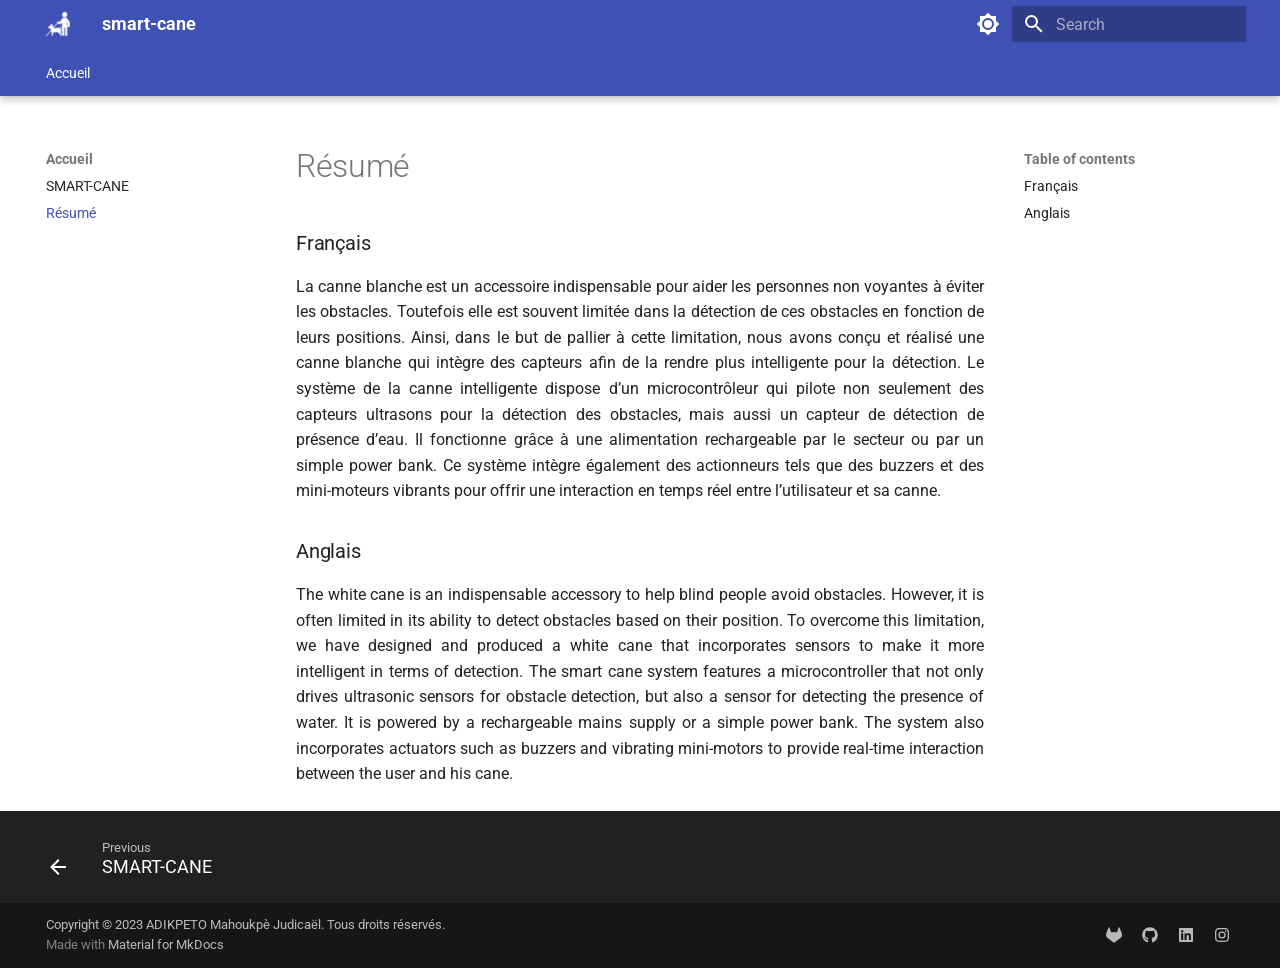
<file: résumé/index.html>
<!doctype html>
<html lang="en" class="no-js">
  <head>
    
      <meta charset="utf-8">
      <meta name="viewport" content="width=device-width,initial-scale=1">
      
      
      
        <link rel="canonical" href="https://adikpetomjudicael.org/smart-cane/r%C3%A9sum%C3%A9/">
      
      
        <link rel="prev" href="..">
      
      
      
        
      
      
      <link rel="icon" href="../assets/logo-chien-daveugle.png">
      <meta name="generator" content="mkdocs-1.6.1, mkdocs-material-9.7.3">
    
    
      
        <title>Résumé - smart-cane</title>
      
    
    
      <link rel="stylesheet" href="../assets/stylesheets/main.484c7ddc.min.css">
      
        
        <link rel="stylesheet" href="../assets/stylesheets/palette.ab4e12ef.min.css">
      
      


    
    
      
    
    
      
        
        
        <link rel="preconnect" href="https://fonts.gstatic.com" crossorigin>
        <link rel="stylesheet" href="https://fonts.googleapis.com/css?family=Roboto:300,300i,400,400i,700,700i%7CRoboto+Mono:400,400i,700,700i&display=fallback">
        <style>:root{--md-text-font:"Roboto";--md-code-font:"Roboto Mono"}</style>
      
    
    
      <link rel="stylesheet" href="../styles/extra.css">
    
    <script>__md_scope=new URL("..",location),__md_hash=e=>[...e].reduce(((e,_)=>(e<<5)-e+_.charCodeAt(0)),0),__md_get=(e,_=localStorage,t=__md_scope)=>JSON.parse(_.getItem(t.pathname+"."+e)),__md_set=(e,_,t=localStorage,a=__md_scope)=>{try{t.setItem(a.pathname+"."+e,JSON.stringify(_))}catch(e){}}</script>
    
      

    
    
  </head>
  
  
    
    
      
    
    
    
    
    <body dir="ltr" data-md-color-scheme="default" data-md-color-primary="indigo" data-md-color-accent="indigo">
  
    
    <input class="md-toggle" data-md-toggle="drawer" type="checkbox" id="__drawer" autocomplete="off">
    <input class="md-toggle" data-md-toggle="search" type="checkbox" id="__search" autocomplete="off">
    <label class="md-overlay" for="__drawer"></label>
    <div data-md-component="skip">
      
        
        <a href="#francais" class="md-skip">
          Skip to content
        </a>
      
    </div>
    <div data-md-component="announce">
      
    </div>
    
    
      

  

<header class="md-header md-header--shadow md-header--lifted" data-md-component="header">
  <nav class="md-header__inner md-grid" aria-label="Header">
    <a href=".." title="smart-cane" class="md-header__button md-logo" aria-label="smart-cane" data-md-component="logo">
      
  <img src="../assets/logo-chien-daveugle.png" alt="logo">

    </a>
    <label class="md-header__button md-icon" for="__drawer">
      
      <svg xmlns="http://www.w3.org/2000/svg" viewBox="0 0 24 24"><path d="M3 6h18v2H3zm0 5h18v2H3zm0 5h18v2H3z"/></svg>
    </label>
    <div class="md-header__title" data-md-component="header-title">
      <div class="md-header__ellipsis">
        <div class="md-header__topic">
          <span class="md-ellipsis">
            smart-cane
          </span>
        </div>
        <div class="md-header__topic" data-md-component="header-topic">
          <span class="md-ellipsis">
            
              Résumé
            
          </span>
        </div>
      </div>
    </div>
    
      
        <form class="md-header__option" data-md-component="palette">
  
    
    
    
    <input class="md-option" data-md-color-media="" data-md-color-scheme="default" data-md-color-primary="indigo" data-md-color-accent="indigo"  aria-label="Switch to dark mode"  type="radio" name="__palette" id="__palette_0">
    
      <label class="md-header__button md-icon" title="Switch to dark mode" for="__palette_1" hidden>
        <svg xmlns="http://www.w3.org/2000/svg" viewBox="0 0 24 24"><path d="M12 8a4 4 0 0 0-4 4 4 4 0 0 0 4 4 4 4 0 0 0 4-4 4 4 0 0 0-4-4m0 10a6 6 0 0 1-6-6 6 6 0 0 1 6-6 6 6 0 0 1 6 6 6 6 0 0 1-6 6m8-9.31V4h-4.69L12 .69 8.69 4H4v4.69L.69 12 4 15.31V20h4.69L12 23.31 15.31 20H20v-4.69L23.31 12z"/></svg>
      </label>
    
  
    
    
    
    <input class="md-option" data-md-color-media="" data-md-color-scheme="slate" data-md-color-primary="indigo" data-md-color-accent="indigo"  aria-label="Switch to light mode"  type="radio" name="__palette" id="__palette_1">
    
      <label class="md-header__button md-icon" title="Switch to light mode" for="__palette_0" hidden>
        <svg xmlns="http://www.w3.org/2000/svg" viewBox="0 0 24 24"><path d="M12 18c-.89 0-1.74-.2-2.5-.55C11.56 16.5 13 14.42 13 12s-1.44-4.5-3.5-5.45C10.26 6.2 11.11 6 12 6a6 6 0 0 1 6 6 6 6 0 0 1-6 6m8-9.31V4h-4.69L12 .69 8.69 4H4v4.69L.69 12 4 15.31V20h4.69L12 23.31 15.31 20H20v-4.69L23.31 12z"/></svg>
      </label>
    
  
</form>
      
    
    
      <script>var palette=__md_get("__palette");if(palette&&palette.color){if("(prefers-color-scheme)"===palette.color.media){var media=matchMedia("(prefers-color-scheme: light)"),input=document.querySelector(media.matches?"[data-md-color-media='(prefers-color-scheme: light)']":"[data-md-color-media='(prefers-color-scheme: dark)']");palette.color.media=input.getAttribute("data-md-color-media"),palette.color.scheme=input.getAttribute("data-md-color-scheme"),palette.color.primary=input.getAttribute("data-md-color-primary"),palette.color.accent=input.getAttribute("data-md-color-accent")}for(var[key,value]of Object.entries(palette.color))document.body.setAttribute("data-md-color-"+key,value)}</script>
    
    
    
      
      
        <label class="md-header__button md-icon" for="__search">
          
          <svg xmlns="http://www.w3.org/2000/svg" viewBox="0 0 24 24"><path d="M9.5 3A6.5 6.5 0 0 1 16 9.5c0 1.61-.59 3.09-1.56 4.23l.27.27h.79l5 5-1.5 1.5-5-5v-.79l-.27-.27A6.52 6.52 0 0 1 9.5 16 6.5 6.5 0 0 1 3 9.5 6.5 6.5 0 0 1 9.5 3m0 2C7 5 5 7 5 9.5S7 14 9.5 14 14 12 14 9.5 12 5 9.5 5"/></svg>
        </label>
        <div class="md-search" data-md-component="search" role="dialog">
  <label class="md-search__overlay" for="__search"></label>
  <div class="md-search__inner" role="search">
    <form class="md-search__form" name="search">
      <input type="text" class="md-search__input" name="query" aria-label="Search" placeholder="Search" autocapitalize="off" autocorrect="off" autocomplete="off" spellcheck="false" data-md-component="search-query" required>
      <label class="md-search__icon md-icon" for="__search">
        
        <svg xmlns="http://www.w3.org/2000/svg" viewBox="0 0 24 24"><path d="M9.5 3A6.5 6.5 0 0 1 16 9.5c0 1.61-.59 3.09-1.56 4.23l.27.27h.79l5 5-1.5 1.5-5-5v-.79l-.27-.27A6.52 6.52 0 0 1 9.5 16 6.5 6.5 0 0 1 3 9.5 6.5 6.5 0 0 1 9.5 3m0 2C7 5 5 7 5 9.5S7 14 9.5 14 14 12 14 9.5 12 5 9.5 5"/></svg>
        
        <svg xmlns="http://www.w3.org/2000/svg" viewBox="0 0 24 24"><path d="M20 11v2H8l5.5 5.5-1.42 1.42L4.16 12l7.92-7.92L13.5 5.5 8 11z"/></svg>
      </label>
      <nav class="md-search__options" aria-label="Search">
        
        <button type="reset" class="md-search__icon md-icon" title="Clear" aria-label="Clear" tabindex="-1">
          
          <svg xmlns="http://www.w3.org/2000/svg" viewBox="0 0 24 24"><path d="M19 6.41 17.59 5 12 10.59 6.41 5 5 6.41 10.59 12 5 17.59 6.41 19 12 13.41 17.59 19 19 17.59 13.41 12z"/></svg>
        </button>
      </nav>
      
    </form>
    <div class="md-search__output">
      <div class="md-search__scrollwrap" tabindex="0" data-md-scrollfix>
        <div class="md-search-result" data-md-component="search-result">
          <div class="md-search-result__meta">
            Initializing search
          </div>
          <ol class="md-search-result__list" role="presentation"></ol>
        </div>
      </div>
    </div>
  </div>
</div>
      
    
    
  </nav>
  
    
      
<nav class="md-tabs" aria-label="Tabs" data-md-component="tabs">
  <div class="md-grid">
    <ul class="md-tabs__list">
      
        
  
  
  
    
  
  
    
    
      <li class="md-tabs__item md-tabs__item--active">
        <a href=".." class="md-tabs__link">
          
  
  
  Accueil

        </a>
      </li>
    
  

      
    </ul>
  </div>
</nav>
    
  
</header>
    
    <div class="md-container" data-md-component="container">
      
      
        
      
      <main class="md-main" data-md-component="main">
        <div class="md-main__inner md-grid">
          
            
              
              <div class="md-sidebar md-sidebar--primary" data-md-component="sidebar" data-md-type="navigation" >
                <div class="md-sidebar__scrollwrap">
                  <div class="md-sidebar__inner">
                    


  


<nav class="md-nav md-nav--primary md-nav--lifted" aria-label="Navigation" data-md-level="0">
  <label class="md-nav__title" for="__drawer">
    <a href=".." title="smart-cane" class="md-nav__button md-logo" aria-label="smart-cane" data-md-component="logo">
      
  <img src="../assets/logo-chien-daveugle.png" alt="logo">

    </a>
    smart-cane
  </label>
  
  <ul class="md-nav__list" data-md-scrollfix>
    
      
      
  
  
    
  
  
  
    
    
    
    
      
        
        
      
      
        
      
    
    
    <li class="md-nav__item md-nav__item--active md-nav__item--section md-nav__item--nested">
      
        
        
        <input class="md-nav__toggle md-toggle " type="checkbox" id="__nav_1" checked>
        
          
          <label class="md-nav__link" for="__nav_1" id="__nav_1_label" tabindex="">
            
  
  
  <span class="md-ellipsis">
    
  
    Accueil
  

    
  </span>
  
  

            <span class="md-nav__icon md-icon"></span>
          </label>
        
        <nav class="md-nav" data-md-level="1" aria-labelledby="__nav_1_label" aria-expanded="true">
          <label class="md-nav__title" for="__nav_1">
            <span class="md-nav__icon md-icon"></span>
            
  
    Accueil
  

          </label>
          <ul class="md-nav__list" data-md-scrollfix>
            
              
                
  
  
  
  
    <li class="md-nav__item">
      <a href=".." class="md-nav__link">
        
  
  
  <span class="md-ellipsis">
    
  
    SMART-CANE
  

    
  </span>
  
  

      </a>
    </li>
  

              
            
              
                
  
  
    
  
  
  
    <li class="md-nav__item md-nav__item--active">
      
      <input class="md-nav__toggle md-toggle" type="checkbox" id="__toc">
      
      
      
        <label class="md-nav__link md-nav__link--active" for="__toc">
          
  
  
  <span class="md-ellipsis">
    
  
    Résumé
  

    
  </span>
  
  

          <span class="md-nav__icon md-icon"></span>
        </label>
      
      <a href="./" class="md-nav__link md-nav__link--active">
        
  
  
  <span class="md-ellipsis">
    
  
    Résumé
  

    
  </span>
  
  

      </a>
      
        

<nav class="md-nav md-nav--secondary" aria-label="Table of contents">
  
  
  
  
    <label class="md-nav__title" for="__toc">
      <span class="md-nav__icon md-icon"></span>
      Table of contents
    </label>
    <ul class="md-nav__list" data-md-component="toc" data-md-scrollfix>
      
        <li class="md-nav__item">
  <a href="#francais" class="md-nav__link">
    <span class="md-ellipsis">
      
        Français
      
    </span>
  </a>
  
</li>
      
        <li class="md-nav__item">
  <a href="#anglais" class="md-nav__link">
    <span class="md-ellipsis">
      
        Anglais
      
    </span>
  </a>
  
</li>
      
    </ul>
  
</nav>
      
    </li>
  

              
            
          </ul>
        </nav>
      
    </li>
  

    
  </ul>
</nav>
                  </div>
                </div>
              </div>
            
            
              
              <div class="md-sidebar md-sidebar--secondary" data-md-component="sidebar" data-md-type="toc" >
                <div class="md-sidebar__scrollwrap">
                  <div class="md-sidebar__inner">
                    

<nav class="md-nav md-nav--secondary" aria-label="Table of contents">
  
  
  
  
    <label class="md-nav__title" for="__toc">
      <span class="md-nav__icon md-icon"></span>
      Table of contents
    </label>
    <ul class="md-nav__list" data-md-component="toc" data-md-scrollfix>
      
        <li class="md-nav__item">
  <a href="#francais" class="md-nav__link">
    <span class="md-ellipsis">
      
        Français
      
    </span>
  </a>
  
</li>
      
        <li class="md-nav__item">
  <a href="#anglais" class="md-nav__link">
    <span class="md-ellipsis">
      
        Anglais
      
    </span>
  </a>
  
</li>
      
    </ul>
  
</nav>
                  </div>
                </div>
              </div>
            
          
          
            <div class="md-content" data-md-component="content">
              
              <article class="md-content__inner md-typeset">
                
                  



  <h1>Résumé</h1>

<h3 id="francais">Français</h3>
<p>La canne blanche est un accessoire indispensable pour aider les personnes non voyantes à éviter les obstacles. Toutefois elle est souvent limitée dans la détection de ces obstacles en fonction de leurs positions. Ainsi, dans le but de pallier à cette limitation, nous avons conçu et réalisé une canne blanche qui intègre des capteurs afin de la rendre plus intelligente pour la détection. Le système de la canne intelligente dispose d’un microcontrôleur qui pilote non seulement des capteurs ultrasons pour la détection des obstacles, mais aussi un capteur de détection de présence d’eau. Il fonctionne grâce à une alimentation rechargeable par le secteur ou par un simple power bank. Ce système intègre également des actionneurs tels que des buzzers et des mini-moteurs vibrants pour offrir une interaction en temps réel entre l’utilisateur et sa canne.</p>
<h3 id="anglais">Anglais</h3>
<p>The white cane is an indispensable accessory to help blind people avoid obstacles. However, it is often limited in its ability to detect obstacles based on their position. To overcome this limitation, we have designed and produced a white cane that incorporates sensors to make it more intelligent in terms of detection. The smart cane system features a microcontroller that not only drives ultrasonic sensors for obstacle detection, but also a sensor for detecting the presence of water. It is powered by a rechargeable mains supply or a simple power bank. The system also incorporates actuators such as buzzers and vibrating mini-motors to provide real-time interaction between the user and his cane.</p>












                
              </article>
            </div>
          
          
<script>var target=document.getElementById(location.hash.slice(1));target&&target.name&&(target.checked=target.name.startsWith("__tabbed_"))</script>
        </div>
        
      </main>
      
        <footer class="md-footer">
  
    
      
      <nav class="md-footer__inner md-grid" aria-label="Footer" >
        
          
          <a href=".." class="md-footer__link md-footer__link--prev" aria-label="Previous: SMART-CANE">
            <div class="md-footer__button md-icon">
              
              <svg xmlns="http://www.w3.org/2000/svg" viewBox="0 0 24 24"><path d="M20 11v2H8l5.5 5.5-1.42 1.42L4.16 12l7.92-7.92L13.5 5.5 8 11z"/></svg>
            </div>
            <div class="md-footer__title">
              <span class="md-footer__direction">
                Previous
              </span>
              <div class="md-ellipsis">
                SMART-CANE
              </div>
            </div>
          </a>
        
        
      </nav>
    
  
  <div class="md-footer-meta md-typeset">
    <div class="md-footer-meta__inner md-grid">
      <div class="md-copyright">
  
    <div class="md-copyright__highlight">
      Copyright &copy; 2023 ADIKPETO Mahoukpè Judicaël. Tous droits réservés.
    </div>
  
  
    Made with
    <a href="https://squidfunk.github.io/mkdocs-material/" target="_blank" rel="noopener">
      Material for MkDocs
    </a>
  
</div>
      
        
<div class="md-social">
  
    
    
    
    
      
      
    
    <a href="https://gitlab.com/iudhael" target="_blank" rel="noopener" title="gitlab.com" class="md-social__link">
      <svg xmlns="http://www.w3.org/2000/svg" viewBox="0 0 512 512"><!--! Font Awesome Free 7.1.0 by @fontawesome - https://fontawesome.com License - https://fontawesome.com/license/free (Icons: CC BY 4.0, Fonts: SIL OFL 1.1, Code: MIT License) Copyright 2025 Fonticons, Inc.--><path d="m504 204.6-.7-1.8L433.6 21c-1.4-3.6-3.9-6.6-7.2-8.6-2.4-1.6-5.1-2.5-8-2.8s-5.7.1-8.4 1.1-5.1 2.7-7.1 4.8c-1.9 2.1-3.3 4.7-4.1 7.4l-47 144H161.3l-47.1-144c-.8-2.8-2.2-5.3-4.1-7.4-2-2.1-4.4-3.7-7.1-4.8-2.6-1-5.5-1.4-8.4-1.1s-5.6 1.2-8 2.8c-3.2 2-5.8 5.1-7.2 8.6L9.8 202.8l-.8 1.8c-10 26.2-11.3 55-3.5 82 7.7 26.9 24 50.7 46.4 67.6l.3.2.6.4 106 79.5c38.5 29.1 66.7 50.3 84.6 63.9 3.7 1.9 8.3 4.3 13 4.3s9.3-2.4 13-4.3c17.9-13.5 46.1-34.9 84.6-63.9l106.7-79.9.3-.3c22.4-16.9 38.7-40.6 45.6-67.5 8.6-27 7.4-55.8-2.6-82"/></svg>
    </a>
  
    
    
    
    
      
      
    
    <a href="https://github.com/iudhael" target="_blank" rel="noopener" title="github.com" class="md-social__link">
      <svg xmlns="http://www.w3.org/2000/svg" viewBox="0 0 512 512"><!--! Font Awesome Free 7.1.0 by @fontawesome - https://fontawesome.com License - https://fontawesome.com/license/free (Icons: CC BY 4.0, Fonts: SIL OFL 1.1, Code: MIT License) Copyright 2025 Fonticons, Inc.--><path d="M173.9 397.4c0 2-2.3 3.6-5.2 3.6-3.3.3-5.6-1.3-5.6-3.6 0-2 2.3-3.6 5.2-3.6 3-.3 5.6 1.3 5.6 3.6m-31.1-4.5c-.7 2 1.3 4.3 4.3 4.9 2.6 1 5.6 0 6.2-2s-1.3-4.3-4.3-5.2c-2.6-.7-5.5.3-6.2 2.3m44.2-1.7c-2.9.7-4.9 2.6-4.6 4.9.3 2 2.9 3.3 5.9 2.6 2.9-.7 4.9-2.6 4.6-4.6-.3-1.9-3-3.2-5.9-2.9M252.8 8C114.1 8 8 113.3 8 252c0 110.9 69.8 205.8 169.5 239.2 12.8 2.3 17.3-5.6 17.3-12.1 0-6.2-.3-40.4-.3-61.4 0 0-70 15-84.7-29.8 0 0-11.4-29.1-27.8-36.6 0 0-22.9-15.7 1.6-15.4 0 0 24.9 2 38.6 25.8 21.9 38.6 58.6 27.5 72.9 20.9 2.3-16 8.8-27.1 16-33.7-55.9-6.2-112.3-14.3-112.3-110.5 0-27.5 7.6-41.3 23.6-58.9-2.6-6.5-11.1-33.3 2.6-67.9 20.9-6.5 69 27 69 27 20-5.6 41.5-8.5 62.8-8.5s42.8 2.9 62.8 8.5c0 0 48.1-33.6 69-27 13.7 34.7 5.2 61.4 2.6 67.9 16 17.7 25.8 31.5 25.8 58.9 0 96.5-58.9 104.2-114.8 110.5 9.2 7.9 17 22.9 17 46.4 0 33.7-.3 75.4-.3 83.6 0 6.5 4.6 14.4 17.3 12.1C436.2 457.8 504 362.9 504 252 504 113.3 391.5 8 252.8 8M105.2 352.9c-1.3 1-1 3.3.7 5.2 1.6 1.6 3.9 2.3 5.2 1 1.3-1 1-3.3-.7-5.2-1.6-1.6-3.9-2.3-5.2-1m-10.8-8.1c-.7 1.3.3 2.9 2.3 3.9 1.6 1 3.6.7 4.3-.7.7-1.3-.3-2.9-2.3-3.9-2-.6-3.6-.3-4.3.7m32.4 35.6c-1.6 1.3-1 4.3 1.3 6.2 2.3 2.3 5.2 2.6 6.5 1 1.3-1.3.7-4.3-1.3-6.2-2.2-2.3-5.2-2.6-6.5-1m-11.4-14.7c-1.6 1-1.6 3.6 0 5.9s4.3 3.3 5.6 2.3c1.6-1.3 1.6-3.9 0-6.2-1.4-2.3-4-3.3-5.6-2"/></svg>
    </a>
  
    
    
    
    
      
      
    
    <a href="https://www.linkedin.com/in/judicael-mahoukpe-adikpeto/" target="_blank" rel="noopener" title="www.linkedin.com" class="md-social__link">
      <svg xmlns="http://www.w3.org/2000/svg" viewBox="0 0 448 512"><!--! Font Awesome Free 7.1.0 by @fontawesome - https://fontawesome.com License - https://fontawesome.com/license/free (Icons: CC BY 4.0, Fonts: SIL OFL 1.1, Code: MIT License) Copyright 2025 Fonticons, Inc.--><path d="M416 32H31.9C14.3 32 0 46.5 0 64.3v383.4C0 465.5 14.3 480 31.9 480H416c17.6 0 32-14.5 32-32.3V64.3c0-17.8-14.4-32.3-32-32.3M135.4 416H69V202.2h66.5V416zM102.2 96a38.5 38.5 0 1 1 0 77 38.5 38.5 0 1 1 0-77m282.1 320h-66.4V312c0-24.8-.5-56.7-34.5-56.7-34.6 0-39.9 27-39.9 54.9V416h-66.4V202.2h63.7v29.2h.9c8.9-16.8 30.6-34.5 62.9-34.5 67.2 0 79.7 44.3 79.7 101.9z"/></svg>
    </a>
  
    
    
    
    
      
      
    
    <a href="https://www.instagram.com/iudhaeladikpeto/" target="_blank" rel="noopener" title="www.instagram.com" class="md-social__link">
      <svg xmlns="http://www.w3.org/2000/svg" viewBox="0 0 448 512"><!--! Font Awesome Free 7.1.0 by @fontawesome - https://fontawesome.com License - https://fontawesome.com/license/free (Icons: CC BY 4.0, Fonts: SIL OFL 1.1, Code: MIT License) Copyright 2025 Fonticons, Inc.--><path d="M224.3 141a115 115 0 1 0-.6 230 115 115 0 1 0 .6-230m-.6 40.4a74.6 74.6 0 1 1 .6 149.2 74.6 74.6 0 1 1-.6-149.2m93.4-45.1a26.8 26.8 0 1 1 53.6 0 26.8 26.8 0 1 1-53.6 0m129.7 27.2c-1.7-35.9-9.9-67.7-36.2-93.9-26.2-26.2-58-34.4-93.9-36.2-37-2.1-147.9-2.1-184.9 0-35.8 1.7-67.6 9.9-93.9 36.1s-34.4 58-36.2 93.9c-2.1 37-2.1 147.9 0 184.9 1.7 35.9 9.9 67.7 36.2 93.9s58 34.4 93.9 36.2c37 2.1 147.9 2.1 184.9 0 35.9-1.7 67.7-9.9 93.9-36.2 26.2-26.2 34.4-58 36.2-93.9 2.1-37 2.1-147.8 0-184.8M399 388c-7.8 19.6-22.9 34.7-42.6 42.6-29.5 11.7-99.5 9-132.1 9s-102.7 2.6-132.1-9c-19.6-7.8-34.7-22.9-42.6-42.6-11.7-29.5-9-99.5-9-132.1s-2.6-102.7 9-132.1c7.8-19.6 22.9-34.7 42.6-42.6 29.5-11.7 99.5-9 132.1-9s102.7-2.6 132.1 9c19.6 7.8 34.7 22.9 42.6 42.6 11.7 29.5 9 99.5 9 132.1s2.7 102.7-9 132.1"/></svg>
    </a>
  
</div>
      
    </div>
  </div>
</footer>
      
    </div>
    <div class="md-dialog" data-md-component="dialog">
      <div class="md-dialog__inner md-typeset"></div>
    </div>
    
    
    
      
      
      <script id="__config" type="application/json">{"annotate": null, "base": "..", "features": ["navigation.footer", "navigation.tabs", "navigation.tabs.sticky", "navigation.sections"], "search": "../assets/javascripts/workers/search.2c215733.min.js", "tags": null, "translations": {"clipboard.copied": "Copied to clipboard", "clipboard.copy": "Copy to clipboard", "search.result.more.one": "1 more on this page", "search.result.more.other": "# more on this page", "search.result.none": "No matching documents", "search.result.one": "1 matching document", "search.result.other": "# matching documents", "search.result.placeholder": "Type to start searching", "search.result.term.missing": "Missing", "select.version": "Select version"}, "version": null}</script>
    
    
      <script src="../assets/javascripts/bundle.79ae519e.min.js"></script>
      
    
  </body>
</html>
</file>
<file: styles/extra.css>
/* Justification du texte dans tout le contenu */
.md-typeset p {
  text-align: justify;
}
</file>
<file: assets/stylesheets/main.484c7ddc.min.css>
@charset "UTF-8";html{-webkit-text-size-adjust:none;-moz-text-size-adjust:none;text-size-adjust:none;box-sizing:border-box}*,:after,:before{box-sizing:inherit}@media (prefers-reduced-motion){*,:after,:before{transition:none!important}}body{margin:0}a,button,input,label{-webkit-tap-highlight-color:transparent}a{color:inherit;text-decoration:none}hr{border:0;box-sizing:initial;display:block;height:.05rem;overflow:visible;padding:0}small{font-size:80%}sub,sup{line-height:1em}img{border-style:none}table{border-collapse:initial;border-spacing:0}td,th{font-weight:400;vertical-align:top}button{background:#0000;border:0;font-family:inherit;font-size:inherit;margin:0;padding:0}input{border:0;outline:none}:root{--md-primary-fg-color:#4051b5;--md-primary-fg-color--light:#5d6cc0;--md-primary-fg-color--dark:#303fa1;--md-primary-bg-color:#fff;--md-primary-bg-color--light:#ffffffb3;--md-accent-fg-color:#526cfe;--md-accent-fg-color--transparent:#526cfe1a;--md-accent-bg-color:#fff;--md-accent-bg-color--light:#ffffffb3}[data-md-color-scheme=default]{color-scheme:light}[data-md-color-scheme=default] img[src$="#gh-dark-mode-only"],[data-md-color-scheme=default] img[src$="#only-dark"]{display:none}:root,[data-md-color-scheme=default]{--md-hue:225deg;--md-default-fg-color:#000000de;--md-default-fg-color--light:#0000008a;--md-default-fg-color--lighter:#00000052;--md-default-fg-color--lightest:#00000012;--md-default-bg-color:#fff;--md-default-bg-color--light:#ffffffb3;--md-default-bg-color--lighter:#ffffff4d;--md-default-bg-color--lightest:#ffffff1f;--md-code-fg-color:#36464e;--md-code-bg-color:#f5f5f5;--md-code-bg-color--light:#f5f5f5b3;--md-code-bg-color--lighter:#f5f5f54d;--md-code-hl-color:#4287ff;--md-code-hl-color--light:#4287ff1a;--md-code-hl-number-color:#d52a2a;--md-code-hl-special-color:#db1457;--md-code-hl-function-color:#a846b9;--md-code-hl-constant-color:#6e59d9;--md-code-hl-keyword-color:#3f6ec6;--md-code-hl-string-color:#1c7d4d;--md-code-hl-name-color:var(--md-code-fg-color);--md-code-hl-operator-color:var(--md-default-fg-color--light);--md-code-hl-punctuation-color:var(--md-default-fg-color--light);--md-code-hl-comment-color:var(--md-default-fg-color--light);--md-code-hl-generic-color:var(--md-default-fg-color--light);--md-code-hl-variable-color:var(--md-default-fg-color--light);--md-typeset-color:var(--md-default-fg-color);--md-typeset-a-color:var(--md-primary-fg-color);--md-typeset-del-color:#f5503d26;--md-typeset-ins-color:#0bd57026;--md-typeset-kbd-color:#fafafa;--md-typeset-kbd-accent-color:#fff;--md-typeset-kbd-border-color:#b8b8b8;--md-typeset-mark-color:#ffff0080;--md-typeset-table-color:#0000001f;--md-typeset-table-color--light:rgba(0,0,0,.035);--md-admonition-fg-color:var(--md-default-fg-color);--md-admonition-bg-color:var(--md-default-bg-color);--md-warning-fg-color:#000000de;--md-warning-bg-color:#ff9;--md-footer-fg-color:#fff;--md-footer-fg-color--light:#ffffffb3;--md-footer-fg-color--lighter:#ffffff73;--md-footer-bg-color:#000000de;--md-footer-bg-color--dark:#00000052;--md-shadow-z1:0 0.2rem 0.5rem #0000000d,0 0 0.05rem #0000001a;--md-shadow-z2:0 0.2rem 0.5rem #0000001a,0 0 0.05rem #00000040;--md-shadow-z3:0 0.2rem 0.5rem #0003,0 0 0.05rem #00000059}.md-icon svg{fill:currentcolor;display:block;height:1.2rem;width:1.2rem}body{-webkit-font-smoothing:antialiased;-moz-osx-font-smoothing:grayscale;--md-text-font-family:var(--md-text-font,_),-apple-system,BlinkMacSystemFont,Helvetica,Arial,sans-serif;--md-code-font-family:var(--md-code-font,_),SFMono-Regular,Consolas,Menlo,monospace}aside,body,input{font-feature-settings:"kern","liga";color:var(--md-typeset-color);font-family:var(--md-text-font-family)}code,kbd,pre{font-feature-settings:"kern";font-family:var(--md-code-font-family)}:root{--md-typeset-table-sort-icon:url('data:image/svg+xml;charset=utf-8,<svg xmlns="http://www.w3.org/2000/svg" viewBox="0 0 24 24"><path d="m18 21-4-4h3V7h-3l4-4 4 4h-3v10h3M2 19v-2h10v2M2 13v-2h7v2M2 7V5h4v2z"/></svg>');--md-typeset-table-sort-icon--asc:url('data:image/svg+xml;charset=utf-8,<svg xmlns="http://www.w3.org/2000/svg" viewBox="0 0 24 24"><path d="M19 17h3l-4 4-4-4h3V3h2M2 17h10v2H2M6 5v2H2V5m0 6h7v2H2z"/></svg>');--md-typeset-table-sort-icon--desc:url('data:image/svg+xml;charset=utf-8,<svg xmlns="http://www.w3.org/2000/svg" viewBox="0 0 24 24"><path d="M19 7h3l-4-4-4 4h3v14h2M2 17h10v2H2M6 5v2H2V5m0 6h7v2H2z"/></svg>')}.md-typeset{-webkit-print-color-adjust:exact;color-adjust:exact;font-size:.8rem;line-height:1.6;overflow-wrap:break-word}@media print{.md-typeset{font-size:.68rem}}.md-typeset blockquote,.md-typeset dl,.md-typeset figure,.md-typeset ol,.md-typeset pre,.md-typeset ul{margin-bottom:1em;margin-top:1em}.md-typeset h1{color:var(--md-default-fg-color--light);font-size:2em;line-height:1.3;margin:0 0 1.25em}.md-typeset h1,.md-typeset h2{font-weight:300;letter-spacing:-.01em}.md-typeset h2{font-size:1.5625em;line-height:1.4;margin:1.6em 0 .64em}.md-typeset h3{font-size:1.25em;font-weight:400;letter-spacing:-.01em;line-height:1.5;margin:1.6em 0 .8em}.md-typeset h2+h3{margin-top:.8em}.md-typeset h4{font-weight:700;letter-spacing:-.01em;margin:1em 0}.md-typeset h5,.md-typeset h6{color:var(--md-default-fg-color--light);font-size:.8em;font-weight:700;letter-spacing:-.01em;margin:1.25em 0}.md-typeset h5{text-transform:uppercase}.md-typeset h5 code{text-transform:none}.md-typeset hr{border-bottom:.05rem solid var(--md-default-fg-color--lightest);display:flow-root;margin:1.5em 0}.md-typeset a{color:var(--md-typeset-a-color);word-break:break-word}.md-typeset a,.md-typeset a:before{transition:color 125ms}.md-typeset a:focus,.md-typeset a:hover{color:var(--md-accent-fg-color)}.md-typeset a:focus code,.md-typeset a:hover code{background-color:var(--md-accent-fg-color--transparent);color:var(--md-accent-fg-color)}.md-typeset a code{color:var(--md-typeset-a-color)}.md-typeset a.focus-visible{outline-color:var(--md-accent-fg-color);outline-offset:.2rem}.md-typeset code,.md-typeset kbd,.md-typeset pre{color:var(--md-code-fg-color);direction:ltr;font-variant-ligatures:none;transition:background-color 125ms}@media print{.md-typeset code,.md-typeset kbd,.md-typeset pre{white-space:pre-wrap}}.md-typeset code{background-color:var(--md-code-bg-color);border-radius:.1rem;-webkit-box-decoration-break:clone;box-decoration-break:clone;font-size:.85em;padding:0 .2941176471em;transition:color 125ms,background-color 125ms;word-break:break-word}.md-typeset code:not(.focus-visible){-webkit-tap-highlight-color:transparent;outline:none}.md-typeset pre{display:flow-root;line-height:1.4;position:relative}.md-typeset pre>code{-webkit-box-decoration-break:slice;box-decoration-break:slice;box-shadow:none;display:block;margin:0;outline-color:var(--md-accent-fg-color);overflow:auto;padding:.7720588235em 1.1764705882em;scrollbar-color:var(--md-default-fg-color--lighter) #0000;scrollbar-width:thin;touch-action:auto;word-break:normal}.md-typeset pre>code:hover{scrollbar-color:var(--md-accent-fg-color) #0000}.md-typeset pre>code::-webkit-scrollbar{height:.2rem;width:.2rem}.md-typeset pre>code::-webkit-scrollbar-thumb{background-color:var(--md-default-fg-color--lighter)}.md-typeset pre>code::-webkit-scrollbar-thumb:hover{background-color:var(--md-accent-fg-color)}.md-typeset kbd{background-color:var(--md-typeset-kbd-color);border-radius:.1rem;box-shadow:0 .1rem 0 .05rem var(--md-typeset-kbd-border-color),0 .1rem 0 var(--md-typeset-kbd-border-color),0 -.1rem .2rem var(--md-typeset-kbd-accent-color) inset;color:var(--md-default-fg-color);display:inline-block;font-size:.75em;padding:0 .6666666667em;vertical-align:text-top;word-break:break-word}.md-typeset mark{background-color:var(--md-typeset-mark-color);-webkit-box-decoration-break:clone;box-decoration-break:clone;color:inherit;word-break:break-word}.md-typeset abbr{cursor:help;text-decoration:none}.md-typeset [data-preview],.md-typeset abbr{border-bottom:.05rem dotted var(--md-default-fg-color--light)}.md-typeset small{opacity:.75}[dir=ltr] .md-typeset sub,[dir=ltr] .md-typeset sup{margin-left:.078125em}[dir=rtl] .md-typeset sub,[dir=rtl] .md-typeset sup{margin-right:.078125em}[dir=ltr] .md-typeset blockquote{padding-left:.6rem}[dir=rtl] .md-typeset blockquote{padding-right:.6rem}[dir=ltr] .md-typeset blockquote{border-left:.2rem solid var(--md-default-fg-color--lighter)}[dir=rtl] .md-typeset blockquote{border-right:.2rem solid var(--md-default-fg-color--lighter)}.md-typeset blockquote{color:var(--md-default-fg-color--light);margin-left:0;margin-right:0}.md-typeset ul{list-style-type:disc}.md-typeset ul[type]{list-style-type:revert-layer}[dir=ltr] .md-typeset ol,[dir=ltr] .md-typeset ul{margin-left:.625em}[dir=rtl] .md-typeset ol,[dir=rtl] .md-typeset ul{margin-right:.625em}.md-typeset ol,.md-typeset ul{padding:0}.md-typeset ol:not([hidden]),.md-typeset ul:not([hidden]){display:flow-root}.md-typeset ol ol,.md-typeset ul ol{list-style-type:lower-alpha}.md-typeset ol ol ol,.md-typeset ul ol ol{list-style-type:lower-roman}.md-typeset ol ol ol ol,.md-typeset ul ol ol ol{list-style-type:upper-alpha}.md-typeset ol ol ol ol ol,.md-typeset ul ol ol ol ol{list-style-type:upper-roman}.md-typeset ol[type],.md-typeset ul[type]{list-style-type:revert-layer}[dir=ltr] .md-typeset ol li,[dir=ltr] .md-typeset ul li{margin-left:1.25em}[dir=rtl] .md-typeset ol li,[dir=rtl] .md-typeset ul li{margin-right:1.25em}.md-typeset ol li,.md-typeset ul li{margin-bottom:.5em}.md-typeset ol li blockquote,.md-typeset ol li p,.md-typeset ul li blockquote,.md-typeset ul li p{margin:.5em 0}.md-typeset ol li:last-child,.md-typeset ul li:last-child{margin-bottom:0}[dir=ltr] .md-typeset ol li ol,[dir=ltr] .md-typeset ol li ul,[dir=ltr] .md-typeset ul li ol,[dir=ltr] .md-typeset ul li ul{margin-left:.625em}[dir=rtl] .md-typeset ol li ol,[dir=rtl] .md-typeset ol li ul,[dir=rtl] .md-typeset ul li ol,[dir=rtl] .md-typeset ul li ul{margin-right:.625em}.md-typeset ol li ol,.md-typeset ol li ul,.md-typeset ul li ol,.md-typeset ul li ul{margin-bottom:.5em;margin-top:.5em}[dir=ltr] .md-typeset dd{margin-left:1.875em}[dir=rtl] .md-typeset dd{margin-right:1.875em}.md-typeset dd{margin-bottom:1.5em;margin-top:1em}.md-typeset img,.md-typeset svg,.md-typeset video{height:auto;max-width:100%}.md-typeset img[align=left]{margin:1em 1em 1em 0}.md-typeset img[align=right]{margin:1em 0 1em 1em}.md-typeset img[align]:only-child{margin-top:0}.md-typeset figure{display:flow-root;margin:1em auto;max-width:100%;text-align:center;width:fit-content}.md-typeset figure img{display:block;margin:0 auto}.md-typeset figcaption{font-style:italic;margin:1em auto;max-width:24rem}.md-typeset iframe{max-width:100%}.md-typeset table:not([class]){background-color:var(--md-default-bg-color);border:.05rem solid var(--md-typeset-table-color);border-radius:.1rem;display:inline-block;font-size:.64rem;max-width:100%;overflow:auto;touch-action:auto}@media print{.md-typeset table:not([class]){display:table}}.md-typeset table:not([class])+*{margin-top:1.5em}.md-typeset table:not([class]) td>:first-child,.md-typeset table:not([class]) th>:first-child{margin-top:0}.md-typeset table:not([class]) td>:last-child,.md-typeset table:not([class]) th>:last-child{margin-bottom:0}.md-typeset table:not([class]) td:not([align]),.md-typeset table:not([class]) th:not([align]){text-align:left}[dir=rtl] .md-typeset table:not([class]) td:not([align]),[dir=rtl] .md-typeset table:not([class]) th:not([align]){text-align:right}.md-typeset table:not([class]) th{font-weight:700;min-width:5rem;padding:.9375em 1.25em;vertical-align:top}.md-typeset table:not([class]) td{border-top:.05rem solid var(--md-typeset-table-color);padding:.9375em 1.25em;vertical-align:top}.md-typeset table:not([class]) tbody tr{transition:background-color 125ms}.md-typeset table:not([class]) tbody tr:hover{background-color:var(--md-typeset-table-color--light);box-shadow:0 .05rem 0 var(--md-default-bg-color) inset}.md-typeset table:not([class]) a{word-break:normal}.md-typeset table th[role=columnheader]{cursor:pointer}[dir=ltr] .md-typeset table th[role=columnheader]:after{margin-left:.5em}[dir=rtl] .md-typeset table th[role=columnheader]:after{margin-right:.5em}.md-typeset table th[role=columnheader]:after{content:"";display:inline-block;height:1.2em;-webkit-mask-image:var(--md-typeset-table-sort-icon);mask-image:var(--md-typeset-table-sort-icon);-webkit-mask-repeat:no-repeat;mask-repeat:no-repeat;-webkit-mask-size:contain;mask-size:contain;transition:background-color 125ms;vertical-align:text-bottom;width:1.2em}.md-typeset table th[role=columnheader]:hover:after{background-color:var(--md-default-fg-color--lighter)}.md-typeset table th[role=columnheader][aria-sort=ascending]:after{background-color:var(--md-default-fg-color--light);-webkit-mask-image:var(--md-typeset-table-sort-icon--asc);mask-image:var(--md-typeset-table-sort-icon--asc)}.md-typeset table th[role=columnheader][aria-sort=descending]:after{background-color:var(--md-default-fg-color--light);-webkit-mask-image:var(--md-typeset-table-sort-icon--desc);mask-image:var(--md-typeset-table-sort-icon--desc)}.md-typeset__scrollwrap{margin:1em -.8rem;overflow-x:auto;touch-action:auto}.md-typeset__table{display:inline-block;margin-bottom:.5em;padding:0 .8rem}@media print{.md-typeset__table{display:block}}html .md-typeset__table table{display:table;margin:0;overflow:hidden;width:100%}@media screen and (max-width:44.984375em){.md-content__inner>pre{margin:1em -.8rem}.md-content__inner>pre code{border-radius:0}}.md-typeset .md-author{border-radius:100%;display:block;flex-shrink:0;height:1.6rem;overflow:hidden;position:relative;transition:color 125ms,transform 125ms;width:1.6rem}.md-typeset .md-author img{display:block}.md-typeset .md-author--more{background:var(--md-default-fg-color--lightest);color:var(--md-default-fg-color--lighter);font-size:.6rem;font-weight:700;line-height:1.6rem;text-align:center}.md-typeset .md-author--long{height:2.4rem;width:2.4rem}.md-typeset a.md-author{transform:scale(1)}.md-typeset a.md-author img{border-radius:100%;filter:grayscale(100%) opacity(75%);transition:filter 125ms}.md-typeset a.md-author:focus,.md-typeset a.md-author:hover{transform:scale(1.1);z-index:1}.md-typeset a.md-author:focus img,.md-typeset a.md-author:hover img{filter:grayscale(0)}.md-banner{background-color:var(--md-footer-bg-color);color:var(--md-footer-fg-color);overflow:auto}@media print{.md-banner{display:none}}.md-banner--warning{background-color:var(--md-warning-bg-color);color:var(--md-warning-fg-color)}.md-banner__inner{font-size:.7rem;margin:.6rem auto;padding:0 .8rem}[dir=ltr] .md-banner__button{float:right}[dir=rtl] .md-banner__button{float:left}.md-banner__button{color:inherit;cursor:pointer;transition:opacity .25s}.no-js .md-banner__button{display:none}.md-banner__button:hover{opacity:.7}html{font-size:125%;height:100%;overflow-x:hidden}@media screen and (min-width:100em){html{font-size:137.5%}}@media screen and (min-width:125em){html{font-size:150%}}body{background-color:var(--md-default-bg-color);display:flex;flex-direction:column;font-size:.5rem;min-height:100%;position:relative;width:100%}@media print{body{display:block}}@media screen and (max-width:59.984375em){body[data-md-scrolllock]{position:fixed}}.md-grid{margin-left:auto;margin-right:auto;max-width:61rem}.md-container{display:flex;flex-direction:column;flex-grow:1}@media print{.md-container{display:block}}.md-main{flex-grow:1}.md-main__inner{display:flex;height:100%;margin-top:1.5rem}.md-ellipsis{overflow:hidden;text-overflow:ellipsis}.md-toggle{display:none}.md-option{height:0;opacity:0;position:absolute;width:0}.md-option:checked+label:not([hidden]){display:block}.md-option.focus-visible+label{outline-color:var(--md-accent-fg-color);outline-style:auto}.md-skip{background-color:var(--md-default-fg-color);border-radius:.1rem;color:var(--md-default-bg-color);font-size:.64rem;margin:.5rem;opacity:0;outline-color:var(--md-accent-fg-color);padding:.3rem .5rem;position:fixed;transform:translateY(.4rem);z-index:-1}.md-skip:focus{opacity:1;transform:translateY(0);transition:transform .25s cubic-bezier(.4,0,.2,1),opacity 175ms 75ms;z-index:10}@page{margin:25mm}:root{--md-clipboard-icon:url('data:image/svg+xml;charset=utf-8,<svg xmlns="http://www.w3.org/2000/svg" viewBox="0 0 24 24"><path d="M19 21H8V7h11m0-2H8a2 2 0 0 0-2 2v14a2 2 0 0 0 2 2h11a2 2 0 0 0 2-2V7a2 2 0 0 0-2-2m-3-4H4a2 2 0 0 0-2 2v14h2V3h12z"/></svg>')}.md-clipboard{border-radius:.1rem;color:var(--md-default-fg-color--lightest);cursor:pointer;height:1.5em;outline-color:var(--md-accent-fg-color);outline-offset:.1rem;transition:color .25s;width:1.5em;z-index:1}@media print{.md-clipboard{display:none}}.md-clipboard:not(.focus-visible){-webkit-tap-highlight-color:transparent;outline:none}:hover>.md-clipboard{color:var(--md-default-fg-color--light)}.md-clipboard:focus,.md-clipboard:hover{color:var(--md-accent-fg-color)}.md-clipboard:after{background-color:currentcolor;content:"";display:block;height:1.125em;margin:0 auto;-webkit-mask-image:var(--md-clipboard-icon);mask-image:var(--md-clipboard-icon);-webkit-mask-position:center;mask-position:center;-webkit-mask-repeat:no-repeat;mask-repeat:no-repeat;-webkit-mask-size:contain;mask-size:contain;width:1.125em}.md-clipboard--inline{cursor:pointer}.md-clipboard--inline code{transition:color .25s,background-color .25s}.md-clipboard--inline:focus code,.md-clipboard--inline:hover code{background-color:var(--md-accent-fg-color--transparent);color:var(--md-accent-fg-color)}:root{--md-code-select-icon:url('data:image/svg+xml;charset=utf-8,<svg xmlns="http://www.w3.org/2000/svg" viewBox="0 0 24 24"><path d="M19 19h-4v2h4c1.1 0 2-.9 2-2v-4h-2m0-12h-4v2h4v4h2V5c0-1.1-.9-2-2-2M5 5h4V3H5c-1.1 0-2 .9-2 2v4h2m0 6H3v4c0 1.1.9 2 2 2h4v-2H5zm2-4h2v2H7zm4 0h2v2h-2zm4 0h2v2h-2zM7 7h2v2H7zm4 0h2v2h-2zm4 0h2v2h-2zm-8 8h2v2H7zm4 0h2v2h-2zm4 0h2v2h-2z"/></svg>');--md-code-copy-icon:url('data:image/svg+xml;charset=utf-8,<svg xmlns="http://www.w3.org/2000/svg" viewBox="0 0 24 24"><path d="M19 21H8V7h11m0-2H8a2 2 0 0 0-2 2v14a2 2 0 0 0 2 2h11a2 2 0 0 0 2-2V7a2 2 0 0 0-2-2m-3-4H4a2 2 0 0 0-2 2v14h2V3h12z"/></svg>')}.md-typeset .md-code__content{display:grid}.md-code__nav{background-color:var(--md-code-bg-color--lighter);border-radius:.1rem;display:flex;gap:.2rem;padding:.2rem;position:absolute;right:.25em;top:.25em;transition:background-color .25s;z-index:1}:hover>.md-code__nav{background-color:var(--md-code-bg-color--light)}.md-code__button{color:var(--md-default-fg-color--lightest);cursor:pointer;display:block;height:1.5em;outline-color:var(--md-accent-fg-color);outline-offset:.1rem;transition:color .25s;width:1.5em}:hover>*>.md-code__button{color:var(--md-default-fg-color--light)}.md-code__button.focus-visible,.md-code__button:hover{color:var(--md-accent-fg-color)}.md-code__button--active{color:var(--md-default-fg-color)!important}.md-code__button:after{background-color:currentcolor;content:"";display:block;height:1.125em;margin:0 auto;-webkit-mask-position:center;mask-position:center;-webkit-mask-repeat:no-repeat;mask-repeat:no-repeat;-webkit-mask-size:contain;mask-size:contain;width:1.125em}.md-code__button[data-md-type=select]:after{-webkit-mask-image:var(--md-code-select-icon);mask-image:var(--md-code-select-icon)}.md-code__button[data-md-type=copy]:after{-webkit-mask-image:var(--md-code-copy-icon);mask-image:var(--md-code-copy-icon)}@keyframes consent{0%{opacity:0;transform:translateY(100%)}to{opacity:1;transform:translateY(0)}}@keyframes overlay{0%{opacity:0}to{opacity:1}}.md-consent__overlay{animation:overlay .25s both;-webkit-backdrop-filter:blur(.1rem);backdrop-filter:blur(.1rem);background-color:#0000008a;height:100%;opacity:1;position:fixed;top:0;width:100%;z-index:5}.md-consent__inner{animation:consent .5s cubic-bezier(.1,.7,.1,1) both;background-color:var(--md-default-bg-color);border:0;border-radius:.1rem;bottom:0;box-shadow:0 0 .2rem #0000001a,0 .2rem .4rem #0003;max-height:100%;overflow:auto;padding:0;position:fixed;width:100%;z-index:5}.md-consent__form{padding:.8rem}.md-consent__settings{display:none;margin:1em 0}input:checked+.md-consent__settings{display:block}.md-consent__controls{margin-bottom:.8rem}.md-typeset .md-consent__controls .md-button{display:inline}@media screen and (max-width:44.984375em){.md-typeset .md-consent__controls .md-button{display:block;margin-top:.4rem;text-align:center;width:100%}}.md-consent label{cursor:pointer}.md-content{flex-grow:1;min-width:0}.md-content__inner{margin:0 .8rem 1.2rem;padding-top:.6rem}@media screen and (min-width:76.25em){[dir=ltr] .md-sidebar--primary:not([hidden])~.md-content>.md-content__inner{margin-left:1.2rem}[dir=ltr] .md-sidebar--secondary:not([hidden])~.md-content>.md-content__inner,[dir=rtl] .md-sidebar--primary:not([hidden])~.md-content>.md-content__inner{margin-right:1.2rem}[dir=rtl] .md-sidebar--secondary:not([hidden])~.md-content>.md-content__inner{margin-left:1.2rem}}.md-content__inner:before{content:"";display:block;height:.4rem}.md-content__inner>:last-child{margin-bottom:0}[dir=ltr] .md-content__button{float:right}[dir=rtl] .md-content__button{float:left}[dir=ltr] .md-content__button{margin-left:.4rem}[dir=rtl] .md-content__button{margin-right:.4rem}.md-content__button{margin:.4rem 0;padding:0}@media print{.md-content__button{display:none}}.md-typeset .md-content__button{color:var(--md-default-fg-color--lighter)}.md-content__button svg{display:inline;vertical-align:top}[dir=rtl] .md-content__button svg{transform:scaleX(-1)}[dir=ltr] .md-dialog{right:.8rem}[dir=rtl] .md-dialog{left:.8rem}.md-dialog{background-color:var(--md-default-fg-color);border-radius:.1rem;bottom:.8rem;box-shadow:var(--md-shadow-z3);min-width:11.1rem;opacity:0;padding:.4rem .6rem;pointer-events:none;position:fixed;transform:translateY(100%);transition:transform 0ms .4s,opacity .4s;z-index:4}@media print{.md-dialog{display:none}}.md-dialog--active{opacity:1;pointer-events:auto;transform:translateY(0);transition:transform .4s cubic-bezier(.075,.85,.175,1),opacity .4s}.md-dialog__inner{color:var(--md-default-bg-color);font-size:.7rem}.md-feedback{margin:2em 0 1em;text-align:center}.md-feedback fieldset{border:none;margin:0;padding:0}.md-feedback__title{font-weight:700;margin:1em auto}.md-feedback__inner{position:relative}.md-feedback__list{display:flex;flex-wrap:wrap;place-content:baseline center;position:relative}.md-feedback__list:hover .md-icon:not(:disabled){color:var(--md-default-fg-color--lighter)}:disabled .md-feedback__list{min-height:1.8rem}.md-feedback__icon{color:var(--md-default-fg-color--light);cursor:pointer;flex-shrink:0;margin:0 .1rem;transition:color 125ms}.md-feedback__icon:not(:disabled).md-icon:hover{color:var(--md-accent-fg-color)}.md-feedback__icon:disabled{color:var(--md-default-fg-color--lightest);pointer-events:none}.md-feedback__note{opacity:0;position:relative;transform:translateY(.4rem);transition:transform .4s cubic-bezier(.1,.7,.1,1),opacity .15s}.md-feedback__note>*{margin:0 auto;max-width:16rem}:disabled .md-feedback__note{opacity:1;transform:translateY(0)}@media print{.md-feedback{display:none}}.md-footer{background-color:var(--md-footer-bg-color);color:var(--md-footer-fg-color)}@media print{.md-footer{display:none}}.md-footer__inner{justify-content:space-between;overflow:auto;padding:.2rem}.md-footer__inner:not([hidden]){display:flex}.md-footer__link{align-items:end;display:flex;flex-grow:0.01;margin-bottom:.4rem;margin-top:1rem;max-width:100%;outline-color:var(--md-accent-fg-color);overflow:hidden;transition:opacity .25s}.md-footer__link:focus,.md-footer__link:hover{opacity:.7}[dir=rtl] .md-footer__link svg{transform:scaleX(-1)}@media screen and (max-width:44.984375em){.md-footer__link--prev{flex-shrink:0}.md-footer__link--prev .md-footer__title{display:none}}[dir=ltr] .md-footer__link--next{margin-left:auto}[dir=rtl] .md-footer__link--next{margin-right:auto}.md-footer__link--next{text-align:right}[dir=rtl] .md-footer__link--next{text-align:left}.md-footer__title{flex-grow:1;font-size:.9rem;margin-bottom:.7rem;max-width:calc(100% - 2.4rem);padding:0 1rem;white-space:nowrap}.md-footer__button{margin:.2rem;padding:.4rem}.md-footer__direction{font-size:.64rem;opacity:.7}.md-footer-meta{background-color:var(--md-footer-bg-color--dark)}.md-footer-meta__inner{display:flex;flex-wrap:wrap;justify-content:space-between;padding:.2rem}html .md-footer-meta.md-typeset a{color:var(--md-footer-fg-color--light)}html .md-footer-meta.md-typeset a:focus,html .md-footer-meta.md-typeset a:hover{color:var(--md-footer-fg-color)}.md-copyright{color:var(--md-footer-fg-color--lighter);font-size:.64rem;margin:auto .6rem;padding:.4rem 0;width:100%}@media screen and (min-width:45em){.md-copyright{width:auto}}.md-copyright__highlight{color:var(--md-footer-fg-color--light)}.md-social{display:inline-flex;gap:.2rem;margin:0 .4rem;padding:.2rem 0 .6rem}@media screen and (min-width:45em){.md-social{padding:.6rem 0}}.md-social__link{display:inline-block;height:1.6rem;text-align:center;width:1.6rem}.md-social__link:before{line-height:1.9}.md-social__link svg{fill:currentcolor;max-height:.8rem;vertical-align:-25%}.md-typeset .md-button{border:.1rem solid;border-radius:.1rem;color:var(--md-primary-fg-color);cursor:pointer;display:inline-block;font-weight:700;padding:.625em 2em;transition:color 125ms,background-color 125ms,border-color 125ms}.md-typeset .md-button--primary{background-color:var(--md-primary-fg-color);border-color:var(--md-primary-fg-color);color:var(--md-primary-bg-color)}.md-typeset .md-button:focus,.md-typeset .md-button:hover{background-color:var(--md-accent-fg-color);border-color:var(--md-accent-fg-color);color:var(--md-accent-bg-color)}[dir=ltr] .md-typeset .md-input{border-top-left-radius:.1rem}[dir=ltr] .md-typeset .md-input,[dir=rtl] .md-typeset .md-input{border-top-right-radius:.1rem}[dir=rtl] .md-typeset .md-input{border-top-left-radius:.1rem}.md-typeset .md-input{border-bottom:.1rem solid var(--md-default-fg-color--lighter);box-shadow:var(--md-shadow-z1);font-size:.8rem;height:1.8rem;padding:0 .6rem;transition:border .25s,box-shadow .25s}.md-typeset .md-input:focus,.md-typeset .md-input:hover{border-bottom-color:var(--md-accent-fg-color);box-shadow:var(--md-shadow-z2)}.md-typeset .md-input--stretch{width:100%}.md-header{background-color:var(--md-primary-fg-color);box-shadow:0 0 .2rem #0000,0 .2rem .4rem #0000;color:var(--md-primary-bg-color);display:block;left:0;position:sticky;right:0;top:0;z-index:4}@media print{.md-header{display:none}}.md-header[hidden]{transform:translateY(-100%);transition:transform .25s cubic-bezier(.8,0,.6,1),box-shadow .25s}.md-header--shadow{box-shadow:0 0 .2rem #0000001a,0 .2rem .4rem #0003;transition:transform .25s cubic-bezier(.1,.7,.1,1),box-shadow .25s}.md-header__inner{align-items:center;display:flex;padding:0 .2rem}.md-header__button{color:currentcolor;cursor:pointer;margin:.2rem;outline-color:var(--md-accent-fg-color);padding:.4rem;position:relative;transition:opacity .25s;vertical-align:middle;z-index:1}.md-header__button:hover{opacity:.7}.md-header__button:not([hidden]){display:inline-block}.md-header__button:not(.focus-visible){-webkit-tap-highlight-color:transparent;outline:none}.md-header__button.md-logo{margin:.2rem;padding:.4rem}@media screen and (max-width:76.234375em){.md-header__button.md-logo{display:none}}.md-header__button.md-logo img,.md-header__button.md-logo svg{fill:currentcolor;display:block;height:1.2rem;width:auto}@media screen and (min-width:60em){.md-header__button[for=__search]{display:none}}.no-js .md-header__button[for=__search]{display:none}[dir=rtl] .md-header__button[for=__search] svg{transform:scaleX(-1)}@media screen and (min-width:76.25em){.md-header__button[for=__drawer]{display:none}}.md-header__topic{display:flex;max-width:100%;position:absolute;transition:transform .4s cubic-bezier(.1,.7,.1,1),opacity .15s;white-space:nowrap}.md-header__topic+.md-header__topic{opacity:0;pointer-events:none;transform:translateX(1.25rem);transition:transform .4s cubic-bezier(1,.7,.1,.1),opacity .15s;z-index:-1}[dir=rtl] .md-header__topic+.md-header__topic{transform:translateX(-1.25rem)}.md-header__topic:first-child{font-weight:700}[dir=ltr] .md-header__title{margin-left:1rem;margin-right:.4rem}[dir=rtl] .md-header__title{margin-left:.4rem;margin-right:1rem}.md-header__title{flex-grow:1;font-size:.9rem;height:2.4rem;line-height:2.4rem}.md-header__title--active .md-header__topic{opacity:0;pointer-events:none;transform:translateX(-1.25rem);transition:transform .4s cubic-bezier(1,.7,.1,.1),opacity .15s;z-index:-1}[dir=rtl] .md-header__title--active .md-header__topic{transform:translateX(1.25rem)}.md-header__title--active .md-header__topic+.md-header__topic{opacity:1;pointer-events:auto;transform:translateX(0);transition:transform .4s cubic-bezier(.1,.7,.1,1),opacity .15s;z-index:0}.md-header__title>.md-header__ellipsis{height:100%;position:relative;width:100%}.md-header__option{display:flex;flex-shrink:0;max-width:100%;transition:max-width 0ms .25s,opacity .25s .25s;white-space:nowrap}[data-md-toggle=search]:checked~.md-header .md-header__option{max-width:0;opacity:0;transition:max-width 0ms,opacity 0ms}.md-header__option>input{bottom:0}.md-header__source{display:none}@media screen and (min-width:60em){[dir=ltr] .md-header__source{margin-left:1rem}[dir=rtl] .md-header__source{margin-right:1rem}.md-header__source{display:block;max-width:11.7rem;width:11.7rem}}@media screen and (min-width:76.25em){[dir=ltr] .md-header__source{margin-left:1.4rem}[dir=rtl] .md-header__source{margin-right:1.4rem}}.md-meta{color:var(--md-default-fg-color--light);font-size:.7rem;line-height:1.3}.md-meta__list{display:inline-flex;flex-wrap:wrap;list-style:none;margin:0;padding:0}.md-meta__item:not(:last-child):after{content:"·";margin-left:.2rem;margin-right:.2rem}.md-meta__link{color:var(--md-typeset-a-color)}.md-meta__link:focus,.md-meta__link:hover{color:var(--md-accent-fg-color)}.md-draft{background-color:#ff1744;border-radius:.125em;color:#fff;display:inline-block;font-weight:700;padding-left:.5714285714em;padding-right:.5714285714em}:root{--md-nav-icon--prev:url('data:image/svg+xml;charset=utf-8,<svg xmlns="http://www.w3.org/2000/svg" viewBox="0 0 24 24"><path d="M20 11v2H8l5.5 5.5-1.42 1.42L4.16 12l7.92-7.92L13.5 5.5 8 11z"/></svg>');--md-nav-icon--next:url('data:image/svg+xml;charset=utf-8,<svg xmlns="http://www.w3.org/2000/svg" viewBox="0 0 24 24"><path d="M8.59 16.58 13.17 12 8.59 7.41 10 6l6 6-6 6z"/></svg>');--md-toc-icon:url('data:image/svg+xml;charset=utf-8,<svg xmlns="http://www.w3.org/2000/svg" viewBox="0 0 24 24"><path d="M3 9h14V7H3zm0 4h14v-2H3zm0 4h14v-2H3zm16 0h2v-2h-2zm0-10v2h2V7zm0 6h2v-2h-2z"/></svg>')}.md-nav{font-size:.7rem;line-height:1.3}.md-nav__title{color:var(--md-default-fg-color--light);display:block;font-weight:700;overflow:hidden;padding:0 .6rem;text-overflow:ellipsis}.md-nav__title .md-nav__button{display:none}.md-nav__title .md-nav__button img{height:100%;width:auto}.md-nav__title .md-nav__button.md-logo img,.md-nav__title .md-nav__button.md-logo svg{fill:currentcolor;display:block;height:2.4rem;max-width:100%;object-fit:contain;width:auto}.md-nav__list{list-style:none;margin:0;padding:0}.md-nav__link{align-items:flex-start;display:flex;gap:.4rem;margin-top:.625em;scroll-snap-align:start;transition:color 125ms}.md-nav__link--passed,.md-nav__link--passed code{color:var(--md-default-fg-color--light)}.md-nav__item .md-nav__link--active,.md-nav__item .md-nav__link--active code{color:var(--md-typeset-a-color)}.md-nav__link .md-ellipsis{position:relative}.md-nav__link .md-ellipsis code{word-break:normal}[dir=ltr] .md-nav__link .md-icon:last-child{margin-left:auto}[dir=rtl] .md-nav__link .md-icon:last-child{margin-right:auto}.md-nav__link .md-typeset{font-size:.7rem;line-height:1.3}.md-nav__link svg{fill:currentcolor;flex-shrink:0;height:1.3em;position:relative}.md-nav__link[for]:focus,.md-nav__link[for]:hover,.md-nav__link[href]:focus,.md-nav__link[href]:hover{color:var(--md-accent-fg-color);cursor:pointer}.md-nav__link[for]:focus code,.md-nav__link[for]:hover code,.md-nav__link[href]:focus code,.md-nav__link[href]:hover code{background-color:var(--md-accent-fg-color--transparent);color:var(--md-accent-fg-color)}.md-nav__link.focus-visible{outline-color:var(--md-accent-fg-color);outline-offset:.2rem}.md-nav--primary .md-nav__link[for=__toc]{display:none}.md-nav--primary .md-nav__link[for=__toc] .md-icon:after{background-color:currentcolor;display:block;height:100%;-webkit-mask-image:var(--md-toc-icon);mask-image:var(--md-toc-icon);width:100%}.md-nav--primary .md-nav__link[for=__toc]~.md-nav{display:none}.md-nav__container>.md-nav__link{margin-top:0}.md-nav__container>.md-nav__link:first-child{flex-grow:1;min-width:0}.md-nav__icon{flex-shrink:0}.md-nav__source{display:none}@media screen and (max-width:76.234375em){.md-nav--primary,.md-nav--primary .md-nav{background-color:var(--md-default-bg-color);display:flex;flex-direction:column;height:100%;left:0;position:absolute;right:0;top:0;z-index:1}.md-nav--primary .md-nav__item,.md-nav--primary .md-nav__title{font-size:.8rem;line-height:1.5}.md-nav--primary .md-nav__title{background-color:var(--md-default-fg-color--lightest);color:var(--md-default-fg-color--light);cursor:pointer;height:5.6rem;line-height:2.4rem;padding:3rem .8rem .2rem;position:relative;white-space:nowrap}[dir=ltr] .md-nav--primary .md-nav__title .md-nav__icon{left:.4rem}[dir=rtl] .md-nav--primary .md-nav__title .md-nav__icon{right:.4rem}.md-nav--primary .md-nav__title .md-nav__icon{display:block;height:1.2rem;margin:.2rem;position:absolute;top:.4rem;width:1.2rem}.md-nav--primary .md-nav__title .md-nav__icon:after{background-color:currentcolor;content:"";display:block;height:100%;-webkit-mask-image:var(--md-nav-icon--prev);mask-image:var(--md-nav-icon--prev);-webkit-mask-position:center;mask-position:center;-webkit-mask-repeat:no-repeat;mask-repeat:no-repeat;-webkit-mask-size:contain;mask-size:contain;width:100%}.md-nav--primary .md-nav__title~.md-nav__list{background-color:var(--md-default-bg-color);box-shadow:0 .05rem 0 var(--md-default-fg-color--lightest) inset;overflow-y:auto;scroll-snap-type:y mandatory;touch-action:pan-y}.md-nav--primary .md-nav__title~.md-nav__list>:first-child{border-top:0}.md-nav--primary .md-nav__title[for=__drawer]{background-color:var(--md-primary-fg-color);color:var(--md-primary-bg-color);font-weight:700}.md-nav--primary .md-nav__title .md-logo{display:block;left:.2rem;margin:.2rem;padding:.4rem;position:absolute;right:.2rem;top:.2rem}.md-nav--primary .md-nav__list{flex:1}.md-nav--primary .md-nav__item{border-top:.05rem solid var(--md-default-fg-color--lightest)}.md-nav--primary .md-nav__item--active>.md-nav__link{color:var(--md-typeset-a-color)}.md-nav--primary .md-nav__item--active>.md-nav__link:focus,.md-nav--primary .md-nav__item--active>.md-nav__link:hover{color:var(--md-accent-fg-color)}.md-nav--primary .md-nav__link{margin-top:0;padding:.6rem .8rem}.md-nav--primary .md-nav__link svg{margin-top:.1em}.md-nav--primary .md-nav__link>.md-nav__link{padding:0}[dir=ltr] .md-nav--primary .md-nav__link .md-nav__icon{margin-right:-.2rem}[dir=rtl] .md-nav--primary .md-nav__link .md-nav__icon{margin-left:-.2rem}.md-nav--primary .md-nav__link .md-nav__icon{font-size:1.2rem;height:1.2rem;width:1.2rem}.md-nav--primary .md-nav__link .md-nav__icon:after{background-color:currentcolor;content:"";display:block;height:100%;-webkit-mask-image:var(--md-nav-icon--next);mask-image:var(--md-nav-icon--next);-webkit-mask-position:center;mask-position:center;-webkit-mask-repeat:no-repeat;mask-repeat:no-repeat;-webkit-mask-size:contain;mask-size:contain;width:100%}[dir=rtl] .md-nav--primary .md-nav__icon:after{transform:scale(-1)}.md-nav--primary .md-nav--secondary .md-nav{background-color:initial;position:static}[dir=ltr] .md-nav--primary .md-nav--secondary .md-nav .md-nav__link{padding-left:1.4rem}[dir=rtl] .md-nav--primary .md-nav--secondary .md-nav .md-nav__link{padding-right:1.4rem}[dir=ltr] .md-nav--primary .md-nav--secondary .md-nav .md-nav .md-nav__link{padding-left:2rem}[dir=rtl] .md-nav--primary .md-nav--secondary .md-nav .md-nav .md-nav__link{padding-right:2rem}[dir=ltr] .md-nav--primary .md-nav--secondary .md-nav .md-nav .md-nav .md-nav__link{padding-left:2.6rem}[dir=rtl] .md-nav--primary .md-nav--secondary .md-nav .md-nav .md-nav .md-nav__link{padding-right:2.6rem}[dir=ltr] .md-nav--primary .md-nav--secondary .md-nav .md-nav .md-nav .md-nav .md-nav__link{padding-left:3.2rem}[dir=rtl] .md-nav--primary .md-nav--secondary .md-nav .md-nav .md-nav .md-nav .md-nav__link{padding-right:3.2rem}.md-nav--secondary{background-color:initial}.md-nav__toggle~.md-nav{display:flex;opacity:0;transform:translateX(100%);transition:transform .25s cubic-bezier(.8,0,.6,1),opacity 125ms 50ms}[dir=rtl] .md-nav__toggle~.md-nav{transform:translateX(-100%)}.md-nav__toggle:checked~.md-nav{opacity:1;transform:translateX(0);transition:transform .25s cubic-bezier(.4,0,.2,1),opacity 125ms 125ms}.md-nav__toggle:checked~.md-nav>.md-nav__list{backface-visibility:hidden}}@media screen and (max-width:59.984375em){.md-nav--primary .md-nav__link[for=__toc]{display:flex}.md-nav--primary .md-nav__link[for=__toc] .md-icon:after{content:""}.md-nav--primary .md-nav__link[for=__toc]+.md-nav__link{display:none}.md-nav--primary .md-nav__link[for=__toc]~.md-nav{display:flex}.md-nav__source{background-color:var(--md-primary-fg-color--dark);color:var(--md-primary-bg-color);display:block;padding:0 .2rem}}@media screen and (min-width:60em) and (max-width:76.234375em){.md-nav--integrated .md-nav__link[for=__toc]{display:flex}.md-nav--integrated .md-nav__link[for=__toc] .md-icon:after{content:""}.md-nav--integrated .md-nav__link[for=__toc]+.md-nav__link{display:none}.md-nav--integrated .md-nav__link[for=__toc]~.md-nav{display:flex}}@media screen and (min-width:60em){.md-nav{margin-bottom:-.4rem}.md-nav--secondary .md-nav__title{background:var(--md-default-bg-color);box-shadow:0 0 .4rem .4rem var(--md-default-bg-color);position:sticky;top:0;z-index:1}.md-nav--secondary .md-nav__title[for=__toc]{scroll-snap-align:start}.md-nav--secondary .md-nav__title .md-nav__icon{display:none}[dir=ltr] .md-nav--secondary .md-nav__list{padding-left:.6rem}[dir=rtl] .md-nav--secondary .md-nav__list{padding-right:.6rem}.md-nav--secondary .md-nav__list{padding-bottom:.4rem}[dir=ltr] .md-nav--secondary .md-nav__item>.md-nav__link{margin-right:.4rem}[dir=rtl] .md-nav--secondary .md-nav__item>.md-nav__link{margin-left:.4rem}}@media screen and (min-width:76.25em){.md-nav{margin-bottom:-.4rem;transition:max-height .25s cubic-bezier(.86,0,.07,1)}.md-nav--primary .md-nav__title{background:var(--md-default-bg-color);box-shadow:0 0 .4rem .4rem var(--md-default-bg-color);position:sticky;top:0;z-index:1}.md-nav--primary .md-nav__title[for=__drawer]{scroll-snap-align:start}.md-nav--primary .md-nav__title .md-nav__icon{display:none}[dir=ltr] .md-nav--primary .md-nav__list{padding-left:.6rem}[dir=rtl] .md-nav--primary .md-nav__list{padding-right:.6rem}.md-nav--primary .md-nav__list{padding-bottom:.4rem}[dir=ltr] .md-nav--primary .md-nav__item>.md-nav__link{margin-right:.4rem}[dir=rtl] .md-nav--primary .md-nav__item>.md-nav__link{margin-left:.4rem}.md-nav__toggle~.md-nav{display:grid;grid-template-rows:minmax(.4rem,0fr);opacity:0;transition:grid-template-rows .25s cubic-bezier(.86,0,.07,1),opacity .25s,visibility 0ms .25s;visibility:collapse}.md-nav__toggle~.md-nav>.md-nav__list{overflow:hidden}.md-nav__toggle.md-toggle--indeterminate~.md-nav,.md-nav__toggle:checked~.md-nav{grid-template-rows:minmax(.4rem,1fr);opacity:1;transition:grid-template-rows .25s cubic-bezier(.86,0,.07,1),opacity .15s .1s,visibility 0ms;visibility:visible}.md-nav__toggle.md-toggle--indeterminate~.md-nav{transition:none}.md-nav__item--nested>.md-nav>.md-nav__title{display:none}.md-nav__item--section{display:block;margin:1.25em 0}.md-nav__item--section:last-child{margin-bottom:0}.md-nav__item--section>.md-nav__link{font-weight:700}.md-nav__item--section>.md-nav__link[for]{color:var(--md-default-fg-color--light)}.md-nav__item--section>.md-nav__link:not(.md-nav__container){pointer-events:none}.md-nav__item--section>.md-nav__link .md-icon,.md-nav__item--section>.md-nav__link>[for]{display:none}[dir=ltr] .md-nav__item--section>.md-nav{margin-left:-.6rem}[dir=rtl] .md-nav__item--section>.md-nav{margin-right:-.6rem}.md-nav__item--section>.md-nav{display:block;opacity:1;visibility:visible}.md-nav__item--section>.md-nav>.md-nav__list>.md-nav__item{padding:0}.md-nav__icon{border-radius:100%;height:.9rem;transition:background-color .25s;width:.9rem}.md-nav__icon:hover{background-color:var(--md-accent-fg-color--transparent)}.md-nav__icon:after{background-color:currentcolor;border-radius:100%;content:"";display:inline-block;height:100%;-webkit-mask-image:var(--md-nav-icon--next);mask-image:var(--md-nav-icon--next);-webkit-mask-position:center;mask-position:center;-webkit-mask-repeat:no-repeat;mask-repeat:no-repeat;-webkit-mask-size:contain;mask-size:contain;transition:transform .25s;vertical-align:-.1rem;width:100%}[dir=rtl] .md-nav__icon:after{transform:rotate(180deg)}.md-nav__item--nested .md-nav__toggle:checked~.md-nav__link .md-nav__icon:after,.md-nav__item--nested .md-toggle--indeterminate~.md-nav__link .md-nav__icon:after{transform:rotate(90deg)}.md-nav--lifted>.md-nav__list>.md-nav__item,.md-nav--lifted>.md-nav__title{display:none}.md-nav--lifted>.md-nav__list>.md-nav__item--active{display:block}.md-nav--lifted>.md-nav__list>.md-nav__item--active>.md-nav__link{background:var(--md-default-bg-color);box-shadow:0 0 .4rem .4rem var(--md-default-bg-color);margin-top:0;position:sticky;top:0;z-index:1}.md-nav--lifted>.md-nav__list>.md-nav__item--active>.md-nav__link:not(.md-nav__container){pointer-events:none}.md-nav--lifted>.md-nav__list>.md-nav__item--active.md-nav__item--section{margin:0}[dir=ltr] .md-nav--lifted>.md-nav__list>.md-nav__item>.md-nav:not(.md-nav--secondary){margin-left:-.6rem}[dir=rtl] .md-nav--lifted>.md-nav__list>.md-nav__item>.md-nav:not(.md-nav--secondary){margin-right:-.6rem}.md-nav--lifted>.md-nav__list>.md-nav__item>[for]{color:var(--md-default-fg-color--light)}.md-nav--lifted .md-nav[data-md-level="1"]{grid-template-rows:minmax(.4rem,1fr);opacity:1;visibility:visible}[dir=ltr] .md-nav--integrated>.md-nav__list>.md-nav__item--active .md-nav--secondary{border-left:.05rem solid var(--md-primary-fg-color)}[dir=rtl] .md-nav--integrated>.md-nav__list>.md-nav__item--active .md-nav--secondary{border-right:.05rem solid var(--md-primary-fg-color)}.md-nav--integrated>.md-nav__list>.md-nav__item--active .md-nav--secondary{display:block;margin-bottom:1.25em;opacity:1;visibility:visible}.md-nav--integrated>.md-nav__list>.md-nav__item--active .md-nav--secondary>.md-nav__list{overflow:visible;padding-bottom:0}.md-nav--integrated>.md-nav__list>.md-nav__item--active .md-nav--secondary>.md-nav__title{display:none}}.md-pagination{font-size:.8rem;font-weight:700;gap:.4rem}.md-pagination,.md-pagination>*{align-items:center;display:flex;justify-content:center}.md-pagination>*{border-radius:.2rem;height:1.8rem;min-width:1.8rem;text-align:center}.md-pagination__current{background-color:var(--md-default-fg-color--lightest);color:var(--md-default-fg-color--light)}.md-pagination__link{transition:color 125ms,background-color 125ms}.md-pagination__link:focus,.md-pagination__link:hover{background-color:var(--md-accent-fg-color--transparent);color:var(--md-accent-fg-color)}.md-pagination__link:focus svg,.md-pagination__link:hover svg{color:var(--md-accent-fg-color)}.md-pagination__link.focus-visible{outline-color:var(--md-accent-fg-color);outline-offset:.2rem}.md-pagination__link svg{fill:currentcolor;color:var(--md-default-fg-color--lighter);display:block;max-height:100%;width:1.2rem}:root{--md-path-icon:url('data:image/svg+xml;charset=utf-8,<svg xmlns="http://www.w3.org/2000/svg" viewBox="0 0 24 24"><path d="M8.59 16.58 13.17 12 8.59 7.41 10 6l6 6-6 6z"/></svg>')}.md-path{font-size:.7rem;margin:0 .8rem;overflow:auto;padding-top:1.2rem}.md-path:not([hidden]){display:block}@media screen and (min-width:76.25em){.md-path{margin:0 1.2rem}}.md-path__list{align-items:center;display:flex;gap:.2rem;list-style:none;margin:0;padding:0}.md-path__item:not(:first-child){display:inline-flex;gap:.2rem;white-space:nowrap}.md-path__item:not(:first-child):before{background-color:var(--md-default-fg-color--lighter);content:"";display:inline;height:.8rem;-webkit-mask-image:var(--md-path-icon);mask-image:var(--md-path-icon);width:.8rem}.md-path__link{align-items:center;color:var(--md-default-fg-color--light);display:flex}.md-path__link:focus,.md-path__link:hover{color:var(--md-accent-fg-color)}:root{--md-post-pin-icon:url('data:image/svg+xml;charset=utf-8,<svg xmlns="http://www.w3.org/2000/svg" viewBox="0 0 24 24"><path d="M16 12V4h1V2H7v2h1v8l-2 2v2h5.2v6h1.6v-6H18v-2z"/></svg>')}.md-post__back{border-bottom:.05rem solid var(--md-default-fg-color--lightest);margin-bottom:1.2rem;padding-bottom:1.2rem}@media screen and (max-width:76.234375em){.md-post__back{display:none}}[dir=rtl] .md-post__back svg{transform:scaleX(-1)}.md-post__authors{display:flex;flex-direction:column;gap:.6rem;margin:0 .6rem 1.2rem}.md-post .md-post__meta a{transition:color 125ms}.md-post .md-post__meta a:focus,.md-post .md-post__meta a:hover{color:var(--md-accent-fg-color)}.md-post__title{color:var(--md-default-fg-color--light);font-weight:700}.md-post--excerpt{margin-bottom:3.2rem}.md-post--excerpt .md-post__header{align-items:center;display:flex;gap:.6rem;min-height:1.6rem}.md-post--excerpt .md-post__authors{align-items:center;display:inline-flex;flex-direction:row;gap:.2rem;margin:0;min-height:2.4rem}[dir=ltr] .md-post--excerpt .md-post__meta .md-meta__list{margin-right:.4rem}[dir=rtl] .md-post--excerpt .md-post__meta .md-meta__list{margin-left:.4rem}.md-post--excerpt .md-post__content>:first-child{--md-scroll-margin:6rem;margin-top:0}.md-post>.md-nav--secondary{margin:1em 0}.md-pin{background:var(--md-default-fg-color--lightest);border-radius:1rem;margin-top:-.05rem;padding:.2rem}.md-pin:after{background-color:currentcolor;content:"";display:block;height:.6rem;margin:0 auto;-webkit-mask-image:var(--md-post-pin-icon);mask-image:var(--md-post-pin-icon);-webkit-mask-position:center;mask-position:center;-webkit-mask-repeat:no-repeat;mask-repeat:no-repeat;-webkit-mask-size:contain;mask-size:contain;width:.6rem}.md-profile{align-items:center;display:flex;font-size:.7rem;gap:.6rem;line-height:1.4;width:100%}.md-profile__description{flex-grow:1}.md-content--post{display:flex}@media screen and (max-width:76.234375em){.md-content--post{flex-flow:column-reverse}}.md-content--post>.md-content__inner{flex-grow:1;min-width:0}@media screen and (min-width:76.25em){[dir=ltr] .md-content--post>.md-content__inner{margin-left:1.2rem}[dir=rtl] .md-content--post>.md-content__inner{margin-right:1.2rem}}@media screen and (max-width:76.234375em){.md-sidebar.md-sidebar--post{padding:0;position:static;width:100%}.md-sidebar.md-sidebar--post .md-sidebar__scrollwrap{overflow:visible}.md-sidebar.md-sidebar--post .md-sidebar__inner{padding:0}.md-sidebar.md-sidebar--post .md-post__meta{margin-left:.6rem;margin-right:.6rem}.md-sidebar.md-sidebar--post .md-nav__item{border:none;display:inline}.md-sidebar.md-sidebar--post .md-nav__list{display:inline-flex;flex-wrap:wrap;gap:.6rem;padding-bottom:.6rem;padding-top:.6rem}.md-sidebar.md-sidebar--post .md-nav__link{padding:0}.md-sidebar.md-sidebar--post .md-nav{height:auto;margin-bottom:0;position:static}}:root{--md-progress-value:0;--md-progress-delay:400ms}.md-progress{background:var(--md-primary-bg-color);height:.075rem;opacity:min(clamp(0,var(--md-progress-value),1),clamp(0,100 - var(--md-progress-value),1));position:fixed;top:0;transform:scaleX(calc(var(--md-progress-value)*1%));transform-origin:left;transition:transform .5s cubic-bezier(.19,1,.22,1),opacity .25s var(--md-progress-delay);width:100%;z-index:4}:root{--md-search-result-icon:url('data:image/svg+xml;charset=utf-8,<svg xmlns="http://www.w3.org/2000/svg" viewBox="0 0 24 24"><path d="M14 2H6a2 2 0 0 0-2 2v16a2 2 0 0 0 2 2h7c-.41-.25-.8-.56-1.14-.9-.33-.33-.61-.7-.86-1.1H6V4h7v5h5v1.18c.71.16 1.39.43 2 .82V8zm6.31 16.9c1.33-2.11.69-4.9-1.4-6.22-2.11-1.33-4.91-.68-6.22 1.4-1.34 2.11-.69 4.89 1.4 6.22 1.46.93 3.32.93 4.79.02L22 23.39 23.39 22zm-3.81.1a2.5 2.5 0 0 1-2.5-2.5 2.5 2.5 0 0 1 2.5-2.5 2.5 2.5 0 0 1 2.5 2.5 2.5 2.5 0 0 1-2.5 2.5"/></svg>')}.md-search{position:relative}@media screen and (min-width:60em){.md-search{padding:.2rem 0}}.no-js .md-search{display:none}.md-search__overlay{opacity:0;z-index:1}@media screen and (max-width:59.984375em){[dir=ltr] .md-search__overlay{left:-2.2rem}[dir=rtl] .md-search__overlay{right:-2.2rem}.md-search__overlay{background-color:var(--md-default-bg-color);border-radius:1rem;height:2rem;overflow:hidden;pointer-events:none;position:absolute;top:-1rem;transform-origin:center;transition:transform .3s .1s,opacity .2s .2s;width:2rem}[data-md-toggle=search]:checked~.md-header .md-search__overlay{opacity:1;transition:transform .4s,opacity .1s}}@media screen and (min-width:60em){[dir=ltr] .md-search__overlay{left:0}[dir=rtl] .md-search__overlay{right:0}.md-search__overlay{background-color:#0000008a;cursor:pointer;height:0;position:fixed;top:0;transition:width 0ms .25s,height 0ms .25s,opacity .25s;width:0}[data-md-toggle=search]:checked~.md-header .md-search__overlay{height:200vh;opacity:1;transition:width 0ms,height 0ms,opacity .25s;width:100%}}@media screen and (max-width:29.984375em){[data-md-toggle=search]:checked~.md-header .md-search__overlay{transform:scale(45)}}@media screen and (min-width:30em) and (max-width:44.984375em){[data-md-toggle=search]:checked~.md-header .md-search__overlay{transform:scale(60)}}@media screen and (min-width:45em) and (max-width:59.984375em){[data-md-toggle=search]:checked~.md-header .md-search__overlay{transform:scale(75)}}.md-search__inner{backface-visibility:hidden}@media screen and (max-width:59.984375em){[dir=ltr] .md-search__inner{left:0}[dir=rtl] .md-search__inner{right:0}.md-search__inner{height:0;opacity:0;overflow:hidden;position:fixed;top:0;transform:translateX(5%);transition:width 0ms .3s,height 0ms .3s,transform .15s cubic-bezier(.4,0,.2,1) .15s,opacity .15s .15s;width:0;z-index:2}[dir=rtl] .md-search__inner{transform:translateX(-5%)}[data-md-toggle=search]:checked~.md-header .md-search__inner{height:100%;opacity:1;transform:translateX(0);transition:width 0ms 0ms,height 0ms 0ms,transform .15s cubic-bezier(.1,.7,.1,1) .15s,opacity .15s .15s;width:100%}}@media screen and (min-width:60em){[dir=ltr] .md-search__inner{float:right}[dir=rtl] .md-search__inner{float:left}.md-search__inner{padding:.1rem 0;position:relative;transition:width .25s cubic-bezier(.1,.7,.1,1);width:11.7rem}}@media screen and (min-width:60em) and (max-width:76.234375em){[data-md-toggle=search]:checked~.md-header .md-search__inner{width:23.4rem}}@media screen and (min-width:76.25em){[data-md-toggle=search]:checked~.md-header .md-search__inner{width:34.4rem}}.md-search__form{background-color:var(--md-default-bg-color);box-shadow:0 0 .6rem #0000;height:2.4rem;position:relative;transition:color .25s,background-color .25s;z-index:2}@media screen and (min-width:60em){.md-search__form{background-color:#00000042;border-radius:.1rem;height:1.8rem}.md-search__form:hover{background-color:#ffffff1f}}[data-md-toggle=search]:checked~.md-header .md-search__form{background-color:var(--md-default-bg-color);border-radius:.1rem .1rem 0 0;box-shadow:0 0 .6rem #00000012;color:var(--md-default-fg-color)}[dir=ltr] .md-search__input{padding-left:3.6rem;padding-right:2.2rem}[dir=rtl] .md-search__input{padding-left:2.2rem;padding-right:3.6rem}.md-search__input{background:#0000;font-size:.9rem;height:100%;position:relative;text-overflow:ellipsis;width:100%;z-index:2}.md-search__input::placeholder{transition:color .25s}.md-search__input::placeholder,.md-search__input~.md-search__icon{color:var(--md-default-fg-color--light)}.md-search__input::-ms-clear{display:none}@media screen and (max-width:59.984375em){.md-search__input{font-size:.9rem;height:2.4rem;width:100%}}@media screen and (min-width:60em){[dir=ltr] .md-search__input{padding-left:2.2rem}[dir=rtl] .md-search__input{padding-right:2.2rem}.md-search__input{color:inherit;font-size:.8rem}.md-search__input::placeholder{color:var(--md-primary-bg-color--light)}.md-search__input+.md-search__icon{color:var(--md-primary-bg-color)}[data-md-toggle=search]:checked~.md-header .md-search__input{text-overflow:clip}[data-md-toggle=search]:checked~.md-header .md-search__input+.md-search__icon{color:var(--md-default-fg-color--light)}[data-md-toggle=search]:checked~.md-header .md-search__input::placeholder{color:#0000}}.md-search__icon{cursor:pointer;display:inline-block;height:1.2rem;transition:color .25s,opacity .25s;width:1.2rem}.md-search__icon:hover{opacity:.7}[dir=ltr] .md-search__icon[for=__search]{left:.5rem}[dir=rtl] .md-search__icon[for=__search]{right:.5rem}.md-search__icon[for=__search]{position:absolute;top:.3rem;z-index:2}[dir=rtl] .md-search__icon[for=__search] svg{transform:scaleX(-1)}@media screen and (max-width:59.984375em){[dir=ltr] .md-search__icon[for=__search]{left:.8rem}[dir=rtl] .md-search__icon[for=__search]{right:.8rem}.md-search__icon[for=__search]{top:.6rem}.md-search__icon[for=__search] svg:first-child{display:none}}@media screen and (min-width:60em){.md-search__icon[for=__search]{pointer-events:none}.md-search__icon[for=__search] svg:last-child{display:none}}[dir=ltr] .md-search__options{right:.5rem}[dir=rtl] .md-search__options{left:.5rem}.md-search__options{pointer-events:none;position:absolute;top:.3rem;z-index:2}@media screen and (max-width:59.984375em){[dir=ltr] .md-search__options{right:.8rem}[dir=rtl] .md-search__options{left:.8rem}.md-search__options{top:.6rem}}[dir=ltr] .md-search__options>.md-icon{margin-left:.2rem}[dir=rtl] .md-search__options>.md-icon{margin-right:.2rem}.md-search__options>.md-icon{color:var(--md-default-fg-color--light);opacity:0;transform:scale(.75);transition:transform .15s cubic-bezier(.1,.7,.1,1),opacity .15s}.md-search__options>.md-icon:not(.focus-visible){-webkit-tap-highlight-color:transparent;outline:none}[data-md-toggle=search]:checked~.md-header .md-search__input:valid~.md-search__options>.md-icon{opacity:1;pointer-events:auto;transform:scale(1)}[data-md-toggle=search]:checked~.md-header .md-search__input:valid~.md-search__options>.md-icon:hover{opacity:.7}[dir=ltr] .md-search__suggest{padding-left:3.6rem;padding-right:2.2rem}[dir=rtl] .md-search__suggest{padding-left:2.2rem;padding-right:3.6rem}.md-search__suggest{align-items:center;color:var(--md-default-fg-color--lighter);display:flex;font-size:.9rem;height:100%;opacity:0;position:absolute;top:0;transition:opacity 50ms;white-space:nowrap;width:100%}@media screen and (min-width:60em){[dir=ltr] .md-search__suggest{padding-left:2.2rem}[dir=rtl] .md-search__suggest{padding-right:2.2rem}.md-search__suggest{font-size:.8rem}}[data-md-toggle=search]:checked~.md-header .md-search__suggest{opacity:1;transition:opacity .3s .1s}[dir=ltr] .md-search__output{border-bottom-left-radius:.1rem}[dir=ltr] .md-search__output,[dir=rtl] .md-search__output{border-bottom-right-radius:.1rem}[dir=rtl] .md-search__output{border-bottom-left-radius:.1rem}.md-search__output{overflow:hidden;position:absolute;width:100%;z-index:1}@media screen and (max-width:59.984375em){.md-search__output{bottom:0;top:2.4rem}}@media screen and (min-width:60em){.md-search__output{opacity:0;top:1.9rem;transition:opacity .4s}[data-md-toggle=search]:checked~.md-header .md-search__output{box-shadow:var(--md-shadow-z3);opacity:1}}.md-search__scrollwrap{backface-visibility:hidden;background-color:var(--md-default-bg-color);height:100%;overflow-y:auto;touch-action:pan-y}@media (-webkit-max-device-pixel-ratio:1),(max-resolution:1dppx){.md-search__scrollwrap{transform:translateZ(0)}}@media screen and (min-width:60em) and (max-width:76.234375em){.md-search__scrollwrap{width:23.4rem}}@media screen and (min-width:76.25em){.md-search__scrollwrap{width:34.4rem}}@media screen and (min-width:60em){.md-search__scrollwrap{max-height:0;scrollbar-color:var(--md-default-fg-color--lighter) #0000;scrollbar-width:thin}[data-md-toggle=search]:checked~.md-header .md-search__scrollwrap{max-height:75vh}.md-search__scrollwrap:hover{scrollbar-color:var(--md-accent-fg-color) #0000}.md-search__scrollwrap::-webkit-scrollbar{height:.2rem;width:.2rem}.md-search__scrollwrap::-webkit-scrollbar-thumb{background-color:var(--md-default-fg-color--lighter)}.md-search__scrollwrap::-webkit-scrollbar-thumb:hover{background-color:var(--md-accent-fg-color)}}.md-search-result{color:var(--md-default-fg-color);word-break:break-word}.md-search-result__meta{background-color:var(--md-default-fg-color--lightest);color:var(--md-default-fg-color--light);font-size:.64rem;line-height:1.8rem;padding:0 .8rem;scroll-snap-align:start}@media screen and (min-width:60em){[dir=ltr] .md-search-result__meta{padding-left:2.2rem}[dir=rtl] .md-search-result__meta{padding-right:2.2rem}}.md-search-result__list{list-style:none;margin:0;padding:0;-webkit-user-select:none;user-select:none}.md-search-result__item{box-shadow:0 -.05rem var(--md-default-fg-color--lightest)}.md-search-result__item:first-child{box-shadow:none}.md-search-result__link{display:block;outline:none;scroll-snap-align:start;transition:background-color .25s}.md-search-result__link:focus,.md-search-result__link:hover{background-color:var(--md-accent-fg-color--transparent)}.md-search-result__link:last-child p:last-child{margin-bottom:.6rem}.md-search-result__more>summary{cursor:pointer;display:block;outline:none;position:sticky;scroll-snap-align:start;top:0;z-index:1}.md-search-result__more>summary::marker{display:none}.md-search-result__more>summary::-webkit-details-marker{display:none}.md-search-result__more>summary>div{color:var(--md-typeset-a-color);font-size:.64rem;padding:.75em .8rem;transition:color .25s,background-color .25s}@media screen and (min-width:60em){[dir=ltr] .md-search-result__more>summary>div{padding-left:2.2rem}[dir=rtl] .md-search-result__more>summary>div{padding-right:2.2rem}}.md-search-result__more>summary:focus>div,.md-search-result__more>summary:hover>div{background-color:var(--md-accent-fg-color--transparent);color:var(--md-accent-fg-color)}.md-search-result__more[open]>summary{background-color:var(--md-default-bg-color)}.md-search-result__article{overflow:hidden;padding:0 .8rem;position:relative}@media screen and (min-width:60em){[dir=ltr] .md-search-result__article{padding-left:2.2rem}[dir=rtl] .md-search-result__article{padding-right:2.2rem}}[dir=ltr] .md-search-result__icon{left:0}[dir=rtl] .md-search-result__icon{right:0}.md-search-result__icon{color:var(--md-default-fg-color--light);height:1.2rem;margin:.5rem;position:absolute;width:1.2rem}@media screen and (max-width:59.984375em){.md-search-result__icon{display:none}}.md-search-result__icon:after{background-color:currentcolor;content:"";display:inline-block;height:100%;-webkit-mask-image:var(--md-search-result-icon);mask-image:var(--md-search-result-icon);-webkit-mask-position:center;mask-position:center;-webkit-mask-repeat:no-repeat;mask-repeat:no-repeat;-webkit-mask-size:contain;mask-size:contain;width:100%}[dir=rtl] .md-search-result__icon:after{transform:scaleX(-1)}.md-search-result .md-typeset{color:var(--md-default-fg-color--light);font-size:.64rem;line-height:1.6}.md-search-result .md-typeset h1{color:var(--md-default-fg-color);font-size:.8rem;font-weight:400;line-height:1.4;margin:.55rem 0}.md-search-result .md-typeset h1 mark{text-decoration:none}.md-search-result .md-typeset h2{color:var(--md-default-fg-color);font-size:.64rem;font-weight:700;line-height:1.6;margin:.5em 0}.md-search-result .md-typeset h2 mark{text-decoration:none}.md-search-result__terms{color:var(--md-default-fg-color);display:block;font-size:.64rem;font-style:italic;margin:.5em 0}.md-search-result mark{background-color:initial;color:var(--md-accent-fg-color);text-decoration:underline}.md-select{position:relative;z-index:1}.md-select__inner{background-color:var(--md-default-bg-color);border-radius:.1rem;box-shadow:var(--md-shadow-z2);color:var(--md-default-fg-color);left:50%;margin-top:.2rem;max-height:0;opacity:0;position:absolute;top:calc(100% - .2rem);transform:translate3d(-50%,.3rem,0);transition:transform .25s 375ms,opacity .25s .25s,max-height 0ms .5s}.md-select:focus-within .md-select__inner,.md-select:hover .md-select__inner{max-height:10rem;opacity:1;transform:translate3d(-50%,0,0);transition:transform .25s cubic-bezier(.1,.7,.1,1),opacity .25s,max-height 0ms}.md-select__inner:after{border-bottom:.2rem solid #0000;border-bottom-color:var(--md-default-bg-color);border-left:.2rem solid #0000;border-right:.2rem solid #0000;border-top:0;content:"";height:0;left:50%;margin-left:-.2rem;margin-top:-.2rem;position:absolute;top:0;width:0}.md-select__list{border-radius:.1rem;font-size:.8rem;list-style-type:none;margin:0;max-height:inherit;overflow:auto;padding:0}.md-select__item{line-height:1.8rem}[dir=ltr] .md-select__link{padding-left:.6rem;padding-right:1.2rem}[dir=rtl] .md-select__link{padding-left:1.2rem;padding-right:.6rem}.md-select__link{cursor:pointer;display:block;outline:none;scroll-snap-align:start;transition:background-color .25s,color .25s;width:100%}.md-select__link:focus,.md-select__link:hover{color:var(--md-accent-fg-color)}.md-select__link:focus{background-color:var(--md-default-fg-color--lightest)}.md-sidebar{align-self:flex-start;flex-shrink:0;padding:1.2rem 0;position:sticky;top:2.4rem;width:12.1rem}@media print{.md-sidebar{display:none}}@media screen and (max-width:76.234375em){[dir=ltr] .md-sidebar--primary{left:-12.1rem}[dir=rtl] .md-sidebar--primary{right:-12.1rem}.md-sidebar--primary{background-color:var(--md-default-bg-color);display:block;height:100%;position:fixed;top:0;transform:translateX(0);transition:transform .25s cubic-bezier(.4,0,.2,1),box-shadow .25s;width:12.1rem;z-index:5}[data-md-toggle=drawer]:checked~.md-container .md-sidebar--primary{box-shadow:var(--md-shadow-z3);transform:translateX(12.1rem)}[dir=rtl] [data-md-toggle=drawer]:checked~.md-container .md-sidebar--primary{transform:translateX(-12.1rem)}.md-sidebar--primary .md-sidebar__scrollwrap{bottom:0;left:0;margin:0;overflow:hidden;position:absolute;right:0;scroll-snap-type:none;top:0}}@media screen and (min-width:76.25em){.md-sidebar{height:0}.no-js .md-sidebar{height:auto}.md-header--lifted~.md-container .md-sidebar{top:4.8rem}}.md-sidebar--secondary{display:none;order:2}@media screen and (min-width:60em){.md-sidebar--secondary{height:0}.no-js .md-sidebar--secondary{height:auto}.md-sidebar--secondary:not([hidden]){display:block}.md-sidebar--secondary .md-sidebar__scrollwrap{touch-action:pan-y}}.md-sidebar__scrollwrap{backface-visibility:hidden;margin:0 .2rem;overflow-y:auto;scrollbar-color:var(--md-default-fg-color--lighter) #0000}@media screen and (min-width:60em){.md-sidebar__scrollwrap{scrollbar-gutter:stable;scrollbar-width:thin}}.md-sidebar__scrollwrap::-webkit-scrollbar{height:.2rem;width:.2rem}.md-sidebar__scrollwrap:focus-within,.md-sidebar__scrollwrap:hover{scrollbar-color:var(--md-accent-fg-color) #0000}.md-sidebar__scrollwrap:focus-within::-webkit-scrollbar-thumb,.md-sidebar__scrollwrap:hover::-webkit-scrollbar-thumb{background-color:var(--md-default-fg-color--lighter)}.md-sidebar__scrollwrap:focus-within::-webkit-scrollbar-thumb:hover,.md-sidebar__scrollwrap:hover::-webkit-scrollbar-thumb:hover{background-color:var(--md-accent-fg-color)}@supports selector(::-webkit-scrollbar){.md-sidebar__scrollwrap{scrollbar-gutter:auto}[dir=ltr] .md-sidebar__inner{padding-right:calc(100% - 11.5rem)}[dir=rtl] .md-sidebar__inner{padding-left:calc(100% - 11.5rem)}}@media screen and (max-width:76.234375em){.md-overlay{background-color:#0000008a;height:0;opacity:0;position:fixed;top:0;transition:width 0ms .25s,height 0ms .25s,opacity .25s;width:0;z-index:5}[data-md-toggle=drawer]:checked~.md-overlay{height:100%;opacity:1;transition:width 0ms,height 0ms,opacity .25s;width:100%}}@keyframes facts{0%{height:0}to{height:.65rem}}@keyframes fact{0%{opacity:0;transform:translateY(100%)}50%{opacity:0}to{opacity:1;transform:translateY(0)}}:root{--md-source-forks-icon:url('data:image/svg+xml;charset=utf-8,<svg xmlns="http://www.w3.org/2000/svg" viewBox="0 0 16 16"><path d="M5 5.372v.878c0 .414.336.75.75.75h4.5a.75.75 0 0 0 .75-.75v-.878a2.25 2.25 0 1 1 1.5 0v.878a2.25 2.25 0 0 1-2.25 2.25h-1.5v2.128a2.251 2.251 0 1 1-1.5 0V8.5h-1.5A2.25 2.25 0 0 1 3.5 6.25v-.878a2.25 2.25 0 1 1 1.5 0M5 3.25a.75.75 0 1 0-1.5 0 .75.75 0 0 0 1.5 0m6.75.75a.75.75 0 1 0 0-1.5.75.75 0 0 0 0 1.5m-3 8.75a.75.75 0 1 0-1.5 0 .75.75 0 0 0 1.5 0"/></svg>');--md-source-repositories-icon:url('data:image/svg+xml;charset=utf-8,<svg xmlns="http://www.w3.org/2000/svg" viewBox="0 0 16 16"><path d="M2 2.5A2.5 2.5 0 0 1 4.5 0h8.75a.75.75 0 0 1 .75.75v12.5a.75.75 0 0 1-.75.75h-2.5a.75.75 0 0 1 0-1.5h1.75v-2h-8a1 1 0 0 0-.714 1.7.75.75 0 1 1-1.072 1.05A2.5 2.5 0 0 1 2 11.5Zm10.5-1h-8a1 1 0 0 0-1 1v6.708A2.5 2.5 0 0 1 4.5 9h8ZM5 12.25a.25.25 0 0 1 .25-.25h3.5a.25.25 0 0 1 .25.25v3.25a.25.25 0 0 1-.4.2l-1.45-1.087a.25.25 0 0 0-.3 0L5.4 15.7a.25.25 0 0 1-.4-.2Z"/></svg>');--md-source-stars-icon:url('data:image/svg+xml;charset=utf-8,<svg xmlns="http://www.w3.org/2000/svg" viewBox="0 0 16 16"><path d="M8 .25a.75.75 0 0 1 .673.418l1.882 3.815 4.21.612a.75.75 0 0 1 .416 1.279l-3.046 2.97.719 4.192a.751.751 0 0 1-1.088.791L8 12.347l-3.766 1.98a.75.75 0 0 1-1.088-.79l.72-4.194L.818 6.374a.75.75 0 0 1 .416-1.28l4.21-.611L7.327.668A.75.75 0 0 1 8 .25m0 2.445L6.615 5.5a.75.75 0 0 1-.564.41l-3.097.45 2.24 2.184a.75.75 0 0 1 .216.664l-.528 3.084 2.769-1.456a.75.75 0 0 1 .698 0l2.77 1.456-.53-3.084a.75.75 0 0 1 .216-.664l2.24-2.183-3.096-.45a.75.75 0 0 1-.564-.41z"/></svg>');--md-source-version-icon:url('data:image/svg+xml;charset=utf-8,<svg xmlns="http://www.w3.org/2000/svg" viewBox="0 0 16 16"><path d="M1 7.775V2.75C1 1.784 1.784 1 2.75 1h5.025c.464 0 .91.184 1.238.513l6.25 6.25a1.75 1.75 0 0 1 0 2.474l-5.026 5.026a1.75 1.75 0 0 1-2.474 0l-6.25-6.25A1.75 1.75 0 0 1 1 7.775m1.5 0c0 .066.026.13.073.177l6.25 6.25a.25.25 0 0 0 .354 0l5.025-5.025a.25.25 0 0 0 0-.354l-6.25-6.25a.25.25 0 0 0-.177-.073H2.75a.25.25 0 0 0-.25.25ZM6 5a1 1 0 1 1 0 2 1 1 0 0 1 0-2"/></svg>')}.md-source{backface-visibility:hidden;display:block;font-size:.65rem;line-height:1.2;outline-color:var(--md-accent-fg-color);transition:opacity .25s;white-space:nowrap}.md-source:hover{opacity:.7}.md-source__icon{display:inline-block;height:2.4rem;vertical-align:middle;width:2rem}[dir=ltr] .md-source__icon svg{margin-left:.6rem}[dir=rtl] .md-source__icon svg{margin-right:.6rem}.md-source__icon svg{margin-top:.6rem}[dir=ltr] .md-source__icon+.md-source__repository{padding-left:2rem}[dir=rtl] .md-source__icon+.md-source__repository{padding-right:2rem}[dir=ltr] .md-source__icon+.md-source__repository{margin-left:-2rem}[dir=rtl] .md-source__icon+.md-source__repository{margin-right:-2rem}[dir=ltr] .md-source__repository{margin-left:.6rem}[dir=rtl] .md-source__repository{margin-right:.6rem}.md-source__repository{display:inline-block;max-width:calc(100% - 1.2rem);overflow:hidden;text-overflow:ellipsis;vertical-align:middle}.md-source__facts{display:flex;font-size:.55rem;gap:.4rem;list-style-type:none;margin:.1rem 0 0;opacity:.75;overflow:hidden;padding:0;width:100%}.md-source__repository--active .md-source__facts{animation:facts .25s ease-in}.md-source__fact{overflow:hidden;text-overflow:ellipsis}.md-source__repository--active .md-source__fact{animation:fact .4s ease-out}[dir=ltr] .md-source__fact:before{margin-right:.1rem}[dir=rtl] .md-source__fact:before{margin-left:.1rem}.md-source__fact:before{background-color:currentcolor;content:"";display:inline-block;height:.6rem;-webkit-mask-position:center;mask-position:center;-webkit-mask-repeat:no-repeat;mask-repeat:no-repeat;-webkit-mask-size:contain;mask-size:contain;vertical-align:text-top;width:.6rem}.md-source__fact:nth-child(1n+2){flex-shrink:0}.md-source__fact--version:before{-webkit-mask-image:var(--md-source-version-icon);mask-image:var(--md-source-version-icon)}.md-source__fact--stars:before{-webkit-mask-image:var(--md-source-stars-icon);mask-image:var(--md-source-stars-icon)}.md-source__fact--forks:before{-webkit-mask-image:var(--md-source-forks-icon);mask-image:var(--md-source-forks-icon)}.md-source__fact--repositories:before{-webkit-mask-image:var(--md-source-repositories-icon);mask-image:var(--md-source-repositories-icon)}.md-source-file{margin:1em 0}[dir=ltr] .md-source-file__fact{margin-right:.6rem}[dir=rtl] .md-source-file__fact{margin-left:.6rem}.md-source-file__fact{align-items:center;color:var(--md-default-fg-color--light);display:inline-flex;font-size:.68rem;gap:.3rem}.md-source-file__fact .md-icon{flex-shrink:0;margin-bottom:.05rem}[dir=ltr] .md-source-file__fact .md-author{float:left}[dir=rtl] .md-source-file__fact .md-author{float:right}.md-source-file__fact .md-author{margin-right:.2rem}.md-source-file__fact svg{width:.9rem}:root{--md-status:url('data:image/svg+xml;charset=utf-8,<svg xmlns="http://www.w3.org/2000/svg" viewBox="0 0 24 24"><path d="M11 9h2V7h-2m1 13c-4.41 0-8-3.59-8-8s3.59-8 8-8 8 3.59 8 8-3.59 8-8 8m0-18A10 10 0 0 0 2 12a10 10 0 0 0 10 10 10 10 0 0 0 10-10A10 10 0 0 0 12 2m-1 15h2v-6h-2z"/></svg>');--md-status--new:url('data:image/svg+xml;charset=utf-8,<svg xmlns="http://www.w3.org/2000/svg" viewBox="0 0 24 24"><path d="m23 12-2.44-2.78.34-3.68-3.61-.82-1.89-3.18L12 3 8.6 1.54 6.71 4.72l-3.61.81.34 3.68L1 12l2.44 2.78-.34 3.69 3.61.82 1.89 3.18L12 21l3.4 1.46 1.89-3.18 3.61-.82-.34-3.68zm-10 5h-2v-2h2zm0-4h-2V7h2z"/></svg>');--md-status--deprecated:url('data:image/svg+xml;charset=utf-8,<svg xmlns="http://www.w3.org/2000/svg" viewBox="0 0 24 24"><path d="M9 3v1H4v2h1v13a2 2 0 0 0 2 2h10a2 2 0 0 0 2-2V6h1V4h-5V3zm0 5h2v9H9zm4 0h2v9h-2z"/></svg>');--md-status--encrypted:url('data:image/svg+xml;charset=utf-8,<svg xmlns="http://www.w3.org/2000/svg" viewBox="0 0 24 24"><path d="M12 1 3 5v6c0 5.55 3.84 10.74 9 12 5.16-1.26 9-6.45 9-12V5zm0 6c1.4 0 2.8 1.1 2.8 2.5V11c.6 0 1.2.6 1.2 1.3v3.5c0 .6-.6 1.2-1.3 1.2H9.2c-.6 0-1.2-.6-1.2-1.3v-3.5c0-.6.6-1.2 1.2-1.2V9.5C9.2 8.1 10.6 7 12 7m0 1.2c-.8 0-1.5.5-1.5 1.3V11h3V9.5c0-.8-.7-1.3-1.5-1.3"/></svg>')}.md-status:after{background-color:var(--md-default-fg-color--light);content:"";display:inline-block;height:1.125em;-webkit-mask-image:var(--md-status);mask-image:var(--md-status);-webkit-mask-position:center;mask-position:center;-webkit-mask-repeat:no-repeat;mask-repeat:no-repeat;-webkit-mask-size:contain;mask-size:contain;vertical-align:text-bottom;width:1.125em}.md-status:hover:after{background-color:currentcolor}.md-status--new:after{-webkit-mask-image:var(--md-status--new);mask-image:var(--md-status--new)}.md-status--deprecated:after{-webkit-mask-image:var(--md-status--deprecated);mask-image:var(--md-status--deprecated)}.md-status--encrypted:after{-webkit-mask-image:var(--md-status--encrypted);mask-image:var(--md-status--encrypted)}.md-tabs{background-color:var(--md-primary-fg-color);color:var(--md-primary-bg-color);display:block;line-height:1.3;overflow:auto;width:100%;z-index:3}@media print{.md-tabs{display:none}}@media screen and (max-width:76.234375em){.md-tabs{display:none}}.md-tabs[hidden]{pointer-events:none}[dir=ltr] .md-tabs__list{margin-left:.2rem}[dir=rtl] .md-tabs__list{margin-right:.2rem}.md-tabs__list{contain:content;display:flex;list-style:none;margin:0;overflow:auto;padding:0;scrollbar-width:none;white-space:nowrap}.md-tabs__list::-webkit-scrollbar{display:none}.md-tabs__item{height:2.4rem;padding-left:.6rem;padding-right:.6rem}.md-tabs__item--active .md-tabs__link{color:inherit;opacity:1}.md-tabs__link{backface-visibility:hidden;display:flex;font-size:.7rem;margin-top:.8rem;opacity:.7;outline-color:var(--md-accent-fg-color);outline-offset:.2rem;transition:transform .4s cubic-bezier(.1,.7,.1,1),opacity .25s}.md-tabs__link:focus,.md-tabs__link:hover{color:inherit;opacity:1}[dir=ltr] .md-tabs__link svg{margin-right:.4rem}[dir=rtl] .md-tabs__link svg{margin-left:.4rem}.md-tabs__link svg{fill:currentcolor;height:1.3em}.md-tabs__item:nth-child(2) .md-tabs__link{transition-delay:20ms}.md-tabs__item:nth-child(3) .md-tabs__link{transition-delay:40ms}.md-tabs__item:nth-child(4) .md-tabs__link{transition-delay:60ms}.md-tabs__item:nth-child(5) .md-tabs__link{transition-delay:80ms}.md-tabs__item:nth-child(6) .md-tabs__link{transition-delay:.1s}.md-tabs__item:nth-child(7) .md-tabs__link{transition-delay:.12s}.md-tabs__item:nth-child(8) .md-tabs__link{transition-delay:.14s}.md-tabs__item:nth-child(9) .md-tabs__link{transition-delay:.16s}.md-tabs__item:nth-child(10) .md-tabs__link{transition-delay:.18s}.md-tabs__item:nth-child(11) .md-tabs__link{transition-delay:.2s}.md-tabs__item:nth-child(12) .md-tabs__link{transition-delay:.22s}.md-tabs__item:nth-child(13) .md-tabs__link{transition-delay:.24s}.md-tabs__item:nth-child(14) .md-tabs__link{transition-delay:.26s}.md-tabs__item:nth-child(15) .md-tabs__link{transition-delay:.28s}.md-tabs__item:nth-child(16) .md-tabs__link{transition-delay:.3s}.md-tabs[hidden] .md-tabs__link{opacity:0;transform:translateY(50%);transition:transform 0ms .1s,opacity .1s}:root{--md-tag-icon:url('data:image/svg+xml;charset=utf-8,<svg xmlns="http://www.w3.org/2000/svg" viewBox="0 0 24 24"><path d="m5.41 21 .71-4h-4l.35-2h4l1.06-6h-4l.35-2h4l.71-4h2l-.71 4h6l.71-4h2l-.71 4h4l-.35 2h-4l-1.06 6h4l-.35 2h-4l-.71 4h-2l.71-4h-6l-.71 4zM9.53 9l-1.06 6h6l1.06-6z"/></svg>')}.md-typeset .md-tags:not([hidden]){display:inline-flex;flex-wrap:wrap;gap:.5em;margin-bottom:.75em;margin-top:-.125em}.md-typeset .md-tag{align-items:center;background:var(--md-default-fg-color--lightest);border-radius:2.4rem;display:inline-flex;font-size:.64rem;font-size:min(.8em,.64rem);font-weight:700;gap:.5em;letter-spacing:normal;line-height:1.6;padding:.3125em .78125em}.md-typeset .md-tag[href]{-webkit-tap-highlight-color:transparent;color:inherit;outline:none;transition:color 125ms,background-color 125ms}.md-typeset .md-tag[href]:focus,.md-typeset .md-tag[href]:hover{background-color:var(--md-accent-fg-color);color:var(--md-accent-bg-color)}[id]>.md-typeset .md-tag{vertical-align:text-top}.md-typeset .md-tag-shadow{opacity:.5}.md-typeset .md-tag-icon:before{background-color:var(--md-default-fg-color--lighter);content:"";display:inline-block;height:1.2em;-webkit-mask-image:var(--md-tag-icon);mask-image:var(--md-tag-icon);-webkit-mask-position:center;mask-position:center;-webkit-mask-repeat:no-repeat;mask-repeat:no-repeat;-webkit-mask-size:contain;mask-size:contain;transition:background-color 125ms;vertical-align:text-bottom;width:1.2em}.md-typeset .md-tag-icon[href]:focus:before,.md-typeset .md-tag-icon[href]:hover:before{background-color:var(--md-accent-bg-color)}@keyframes pulse{0%{transform:scale(.95)}75%{transform:scale(1)}to{transform:scale(.95)}}:root{--md-annotation-bg-icon:url('data:image/svg+xml;charset=utf-8,<svg xmlns="http://www.w3.org/2000/svg" viewBox="0 0 24 24"><path d="M12 2A10 10 0 0 0 2 12a10 10 0 0 0 10 10 10 10 0 0 0 10-10A10 10 0 0 0 12 2"/></svg>');--md-annotation-icon:url('data:image/svg+xml;charset=utf-8,<svg xmlns="http://www.w3.org/2000/svg" viewBox="0 0 24 24"><path d="M17 13h-4v4h-2v-4H7v-2h4V7h2v4h4m-5-9A10 10 0 0 0 2 12a10 10 0 0 0 10 10 10 10 0 0 0 10-10A10 10 0 0 0 12 2"/></svg>')}.md-tooltip{backface-visibility:hidden;background-color:var(--md-default-bg-color);border-radius:.1rem;box-shadow:var(--md-shadow-z2);color:var(--md-default-fg-color);font-family:var(--md-text-font-family);left:clamp(var(--md-tooltip-0,0rem) + .8rem,var(--md-tooltip-x),100vw + var(--md-tooltip-0,0rem) + .8rem - var(--md-tooltip-width) - 2 * .8rem);max-width:calc(100vw - 1.6rem);opacity:0;position:absolute;top:var(--md-tooltip-y);transform:translateY(-.4rem);transition:transform 0ms .25s,opacity .25s,z-index .25s;width:var(--md-tooltip-width);z-index:0}.md-tooltip--active{opacity:1;transform:translateY(0);transition:transform .25s cubic-bezier(.1,.7,.1,1),opacity .25s,z-index 0ms;z-index:2}.md-tooltip--inline{font-weight:700;-webkit-user-select:none;user-select:none;width:auto}.md-tooltip--inline:not(.md-tooltip--active){transform:translateY(.2rem) scale(.9)}.md-tooltip--inline .md-tooltip__inner{font-size:.5rem;padding:.2rem .4rem}[hidden]+.md-tooltip--inline{display:none}.focus-visible>.md-tooltip,.md-tooltip:target{outline:var(--md-accent-fg-color) auto}.md-tooltip__inner{font-size:.64rem;padding:.8rem}.md-tooltip__inner.md-typeset>:first-child{margin-top:0}.md-tooltip__inner.md-typeset>:last-child{margin-bottom:0}.md-annotation{font-style:normal;font-weight:400;outline:none;text-align:initial;vertical-align:text-bottom;white-space:normal}[dir=rtl] .md-annotation{direction:rtl}code .md-annotation{font-family:var(--md-code-font-family);font-size:inherit}.md-annotation:not([hidden]){display:inline-block;line-height:1.25}.md-annotation__index{border-radius:.01px;cursor:pointer;display:inline-block;margin-left:.4ch;margin-right:.4ch;outline:none;overflow:hidden;position:relative;-webkit-user-select:none;user-select:none;vertical-align:text-top;z-index:0}.md-annotation .md-annotation__index{transition:z-index .25s}@media screen{.md-annotation__index{width:2.2ch}[data-md-visible]>.md-annotation__index{animation:pulse 2s infinite}.md-annotation__index:before{background:var(--md-default-bg-color);-webkit-mask-image:var(--md-annotation-bg-icon);mask-image:var(--md-annotation-bg-icon)}.md-annotation__index:after,.md-annotation__index:before{content:"";height:2.2ch;-webkit-mask-position:center;mask-position:center;-webkit-mask-repeat:no-repeat;mask-repeat:no-repeat;-webkit-mask-size:contain;mask-size:contain;position:absolute;top:-.1ch;width:2.2ch;z-index:-1}.md-annotation__index:after{background-color:var(--md-default-fg-color--lighter);-webkit-mask-image:var(--md-annotation-icon);mask-image:var(--md-annotation-icon);transform:scale(1.0001);transition:background-color .25s,transform .25s}.md-tooltip--active+.md-annotation__index:after{transform:rotate(45deg)}.md-tooltip--active+.md-annotation__index:after,:hover>.md-annotation__index:after{background-color:var(--md-accent-fg-color)}}.md-tooltip--active+.md-annotation__index{animation-play-state:paused;transition-duration:0ms;z-index:2}.md-annotation__index [data-md-annotation-id]{display:inline-block}@media print{.md-annotation__index [data-md-annotation-id]{background:var(--md-default-fg-color--lighter);border-radius:2ch;color:var(--md-default-bg-color);font-weight:700;padding:0 .6ch;white-space:nowrap}.md-annotation__index [data-md-annotation-id]:after{content:attr(data-md-annotation-id)}}.md-typeset .md-annotation-list{counter-reset:annotation;list-style:none!important}.md-typeset .md-annotation-list li{position:relative}[dir=ltr] .md-typeset .md-annotation-list li:before{left:-2.125em}[dir=rtl] .md-typeset .md-annotation-list li:before{right:-2.125em}.md-typeset .md-annotation-list li:before{background:var(--md-default-fg-color--lighter);border-radius:2ch;color:var(--md-default-bg-color);content:counter(annotation);counter-increment:annotation;font-size:.8875em;font-weight:700;height:2ch;line-height:1.25;min-width:2ch;padding:0 .6ch;position:absolute;text-align:center;top:.25em}:root{--md-tooltip-width:20rem;--md-tooltip-tail:0.3rem}.md-tooltip2{backface-visibility:hidden;color:var(--md-default-fg-color);font-family:var(--md-text-font-family);opacity:0;pointer-events:none;position:absolute;top:calc(var(--md-tooltip-host-y) + var(--md-tooltip-y));transform:translateY(-.4rem);transform-origin:calc(var(--md-tooltip-host-x) + var(--md-tooltip-x)) 0;transition:transform 0ms .25s,opacity .25s,z-index .25s;width:100%;z-index:0}.md-tooltip2:before{border-left:var(--md-tooltip-tail) solid #0000;border-right:var(--md-tooltip-tail) solid #0000;content:"";display:block;left:clamp(1.5 * .8rem,var(--md-tooltip-host-x) + var(--md-tooltip-x) - var(--md-tooltip-tail),100vw - 2 * var(--md-tooltip-tail) - 1.5 * .8rem);position:absolute;z-index:1}.md-tooltip2--top:before{border-top:var(--md-tooltip-tail) solid var(--md-default-bg-color);bottom:calc(var(--md-tooltip-tail)*-1 + .025rem);filter:drop-shadow(0 1px 0 hsla(0,0%,0%,.05))}.md-tooltip2--bottom:before{border-bottom:var(--md-tooltip-tail) solid var(--md-default-bg-color);filter:drop-shadow(0 -1px 0 hsla(0,0%,0%,.05));top:calc(var(--md-tooltip-tail)*-1 + .025rem)}.md-tooltip2--active{opacity:1;transform:translateY(0);transition:transform .4s cubic-bezier(0,1,.5,1),opacity .25s,z-index 0ms;z-index:2}.md-tooltip2__inner{scrollbar-gutter:stable;background-color:var(--md-default-bg-color);border-radius:.1rem;box-shadow:var(--md-shadow-z2);left:clamp(.8rem,var(--md-tooltip-host-x) - .8rem,100vw - var(--md-tooltip-width) - .8rem);max-height:40vh;max-width:calc(100vw - 1.6rem);position:relative;scrollbar-width:thin}.md-tooltip2__inner::-webkit-scrollbar{height:.2rem;width:.2rem}.md-tooltip2__inner::-webkit-scrollbar-thumb{background-color:var(--md-default-fg-color--lighter)}.md-tooltip2__inner::-webkit-scrollbar-thumb:hover{background-color:var(--md-accent-fg-color)}[role=dialog]>.md-tooltip2__inner{font-size:.64rem;overflow:auto;padding:0 .8rem;pointer-events:auto;width:var(--md-tooltip-width)}[role=dialog]>.md-tooltip2__inner:after,[role=dialog]>.md-tooltip2__inner:before{content:"";display:block;height:.8rem;position:sticky;width:100%;z-index:10}[role=dialog]>.md-tooltip2__inner:before{background:linear-gradient(var(--md-default-bg-color),#0000 75%);top:0}[role=dialog]>.md-tooltip2__inner:after{background:linear-gradient(#0000,var(--md-default-bg-color) 75%);bottom:0}[role=tooltip]>.md-tooltip2__inner{font-size:.5rem;font-weight:700;left:clamp(.8rem,var(--md-tooltip-host-x) + var(--md-tooltip-x) - var(--md-tooltip-width)/2,100vw - var(--md-tooltip-width) - .8rem);max-width:min(100vw - 2 * .8rem,400px);padding:.2rem .4rem;-webkit-user-select:none;user-select:none;width:fit-content}.md-tooltip2__inner.md-typeset>:first-child{margin-top:0}.md-tooltip2__inner.md-typeset>:last-child{margin-bottom:0}[dir=ltr] .md-top{margin-left:50%}[dir=rtl] .md-top{margin-right:50%}.md-top{background-color:var(--md-default-bg-color);border-radius:1.6rem;box-shadow:var(--md-shadow-z2);color:var(--md-default-fg-color--light);cursor:pointer;display:block;font-size:.7rem;outline:none;padding:.4rem .8rem;position:fixed;top:3.2rem;transform:translate(-50%);transition:color 125ms,background-color 125ms,transform 125ms cubic-bezier(.4,0,.2,1),opacity 125ms;z-index:2}@media print{.md-top{display:none}}[dir=rtl] .md-top{transform:translate(50%)}.md-top[hidden]{opacity:0;pointer-events:none;transform:translate(-50%,.2rem);transition-duration:0ms}[dir=rtl] .md-top[hidden]{transform:translate(50%,.2rem)}.md-top:focus,.md-top:hover{background-color:var(--md-accent-fg-color);color:var(--md-accent-bg-color)}.md-top svg{display:inline-block;vertical-align:-.5em}@keyframes hoverfix{0%{pointer-events:none}}:root{--md-version-icon:url('data:image/svg+xml;charset=utf-8,<svg xmlns="http://www.w3.org/2000/svg" viewBox="0 0 320 512"><!--! Font Awesome Free 7.1.0 by @fontawesome - https://fontawesome.com License - https://fontawesome.com/license/free (Icons: CC BY 4.0, Fonts: SIL OFL 1.1, Code: MIT License) Copyright 2025 Fonticons, Inc.--><path d="M140.3 376.8c12.6 10.2 31.1 9.5 42.8-2.2l128-128c9.2-9.2 11.9-22.9 6.9-34.9S301.4 192 288.5 192h-256c-12.9 0-24.6 7.8-29.6 19.8s-2.2 25.7 7 34.8l128 128z"/></svg>')}.md-version{flex-shrink:0;font-size:.8rem;height:2.4rem}[dir=ltr] .md-version__current{margin-left:1.4rem;margin-right:.4rem}[dir=rtl] .md-version__current{margin-left:.4rem;margin-right:1.4rem}.md-version__current{color:inherit;cursor:pointer;outline:none;position:relative;top:.05rem}[dir=ltr] .md-version__current:after{margin-left:.4rem}[dir=rtl] .md-version__current:after{margin-right:.4rem}.md-version__current:after{background-color:currentcolor;content:"";display:inline-block;height:.6rem;-webkit-mask-image:var(--md-version-icon);mask-image:var(--md-version-icon);-webkit-mask-position:center;mask-position:center;-webkit-mask-repeat:no-repeat;mask-repeat:no-repeat;-webkit-mask-size:contain;mask-size:contain;width:.4rem}.md-version__alias{margin-left:.3rem;opacity:.7}.md-version__list{background-color:var(--md-default-bg-color);border-radius:.1rem;box-shadow:var(--md-shadow-z2);color:var(--md-default-fg-color);list-style-type:none;margin:.2rem .8rem;max-height:0;opacity:0;overflow:auto;padding:0;position:absolute;scroll-snap-type:y mandatory;top:.15rem;transition:max-height 0ms .5s,opacity .25s .25s;z-index:3}.md-version:focus-within .md-version__list,.md-version:hover .md-version__list{max-height:10rem;opacity:1;transition:max-height 0ms,opacity .25s}@media (hover:none),(pointer:coarse){.md-version:hover .md-version__list{animation:hoverfix .25s forwards}.md-version:focus-within .md-version__list{animation:none}}.md-version__item{line-height:1.8rem}[dir=ltr] .md-version__link{padding-left:.6rem;padding-right:1.2rem}[dir=rtl] .md-version__link{padding-left:1.2rem;padding-right:.6rem}.md-version__link{cursor:pointer;display:block;outline:none;scroll-snap-align:start;transition:color .25s,background-color .25s;white-space:nowrap;width:100%}.md-version__link:focus,.md-version__link:hover{color:var(--md-accent-fg-color)}.md-version__link:focus{background-color:var(--md-default-fg-color--lightest)}:root{--md-admonition-icon--note:url('data:image/svg+xml;charset=utf-8,<svg xmlns="http://www.w3.org/2000/svg" viewBox="0 0 24 24"><path d="M12 2C6.47 2 2 6.47 2 12s4.47 10 10 10 10-4.47 10-10S17.53 2 12 2m3.1 5.07c.14 0 .28.05.4.16l1.27 1.27c.23.22.23.57 0 .78l-1 1-2.05-2.05 1-1c.1-.11.24-.16.38-.16m-1.97 1.74 2.06 2.06-6.06 6.06H7.07v-2.06z"/></svg>');--md-admonition-icon--abstract:url('data:image/svg+xml;charset=utf-8,<svg xmlns="http://www.w3.org/2000/svg" viewBox="0 0 24 24"><path d="M17 9H7V7h10m0 6H7v-2h10m-3 6H7v-2h7M12 3a1 1 0 0 1 1 1 1 1 0 0 1-1 1 1 1 0 0 1-1-1 1 1 0 0 1 1-1m7 0h-4.18C14.4 1.84 13.3 1 12 1s-2.4.84-2.82 2H5a2 2 0 0 0-2 2v14a2 2 0 0 0 2 2h14a2 2 0 0 0 2-2V5a2 2 0 0 0-2-2"/></svg>');--md-admonition-icon--info:url('data:image/svg+xml;charset=utf-8,<svg xmlns="http://www.w3.org/2000/svg" viewBox="0 0 24 24"><path d="M13 9h-2V7h2m0 10h-2v-6h2m-1-9A10 10 0 0 0 2 12a10 10 0 0 0 10 10 10 10 0 0 0 10-10A10 10 0 0 0 12 2"/></svg>');--md-admonition-icon--tip:url('data:image/svg+xml;charset=utf-8,<svg xmlns="http://www.w3.org/2000/svg" viewBox="0 0 24 24"><path d="M17.66 11.2c-.23-.3-.51-.56-.77-.82-.67-.6-1.43-1.03-2.07-1.66C13.33 7.26 13 4.85 13.95 3c-.95.23-1.78.75-2.49 1.32-2.59 2.08-3.61 5.75-2.39 8.9.04.1.08.2.08.33 0 .22-.15.42-.35.5-.23.1-.47.04-.66-.12a.6.6 0 0 1-.14-.17c-1.13-1.43-1.31-3.48-.55-5.12C5.78 10 4.87 12.3 5 14.47c.06.5.12 1 .29 1.5.14.6.41 1.2.71 1.73 1.08 1.73 2.95 2.97 4.96 3.22 2.14.27 4.43-.12 6.07-1.6 1.83-1.66 2.47-4.32 1.53-6.6l-.13-.26c-.21-.46-.77-1.26-.77-1.26m-3.16 6.3c-.28.24-.74.5-1.1.6-1.12.4-2.24-.16-2.9-.82 1.19-.28 1.9-1.16 2.11-2.05.17-.8-.15-1.46-.28-2.23-.12-.74-.1-1.37.17-2.06.19.38.39.76.63 1.06.77 1 1.98 1.44 2.24 2.8.04.14.06.28.06.43.03.82-.33 1.72-.93 2.27"/></svg>');--md-admonition-icon--success:url('data:image/svg+xml;charset=utf-8,<svg xmlns="http://www.w3.org/2000/svg" viewBox="0 0 24 24"><path d="M21 7 9 19l-5.5-5.5 1.41-1.41L9 16.17 19.59 5.59z"/></svg>');--md-admonition-icon--question:url('data:image/svg+xml;charset=utf-8,<svg xmlns="http://www.w3.org/2000/svg" viewBox="0 0 24 24"><path d="m15.07 11.25-.9.92C13.45 12.89 13 13.5 13 15h-2v-.5c0-1.11.45-2.11 1.17-2.83l1.24-1.26c.37-.36.59-.86.59-1.41a2 2 0 0 0-2-2 2 2 0 0 0-2 2H8a4 4 0 0 1 4-4 4 4 0 0 1 4 4 3.2 3.2 0 0 1-.93 2.25M13 19h-2v-2h2M12 2A10 10 0 0 0 2 12a10 10 0 0 0 10 10 10 10 0 0 0 10-10c0-5.53-4.5-10-10-10"/></svg>');--md-admonition-icon--warning:url('data:image/svg+xml;charset=utf-8,<svg xmlns="http://www.w3.org/2000/svg" viewBox="0 0 24 24"><path d="M13 14h-2V9h2m0 9h-2v-2h2M1 21h22L12 2z"/></svg>');--md-admonition-icon--failure:url('data:image/svg+xml;charset=utf-8,<svg xmlns="http://www.w3.org/2000/svg" viewBox="0 0 24 24"><path d="M19 6.41 17.59 5 12 10.59 6.41 5 5 6.41 10.59 12 5 17.59 6.41 19 12 13.41 17.59 19 19 17.59 13.41 12z"/></svg>');--md-admonition-icon--danger:url('data:image/svg+xml;charset=utf-8,<svg xmlns="http://www.w3.org/2000/svg" viewBox="0 0 24 24"><path d="m11.5 20 4.86-9.73H13V4l-5 9.73h3.5zM12 2c2.75 0 5.1 1 7.05 2.95S22 9.25 22 12s-1 5.1-2.95 7.05S14.75 22 12 22s-5.1-1-7.05-2.95S2 14.75 2 12s1-5.1 2.95-7.05S9.25 2 12 2"/></svg>');--md-admonition-icon--bug:url('data:image/svg+xml;charset=utf-8,<svg xmlns="http://www.w3.org/2000/svg" viewBox="0 0 24 24"><path d="M11 13h2v1h-2zm10-8v6c0 5.5-3.8 10.7-9 12-5.2-1.3-9-6.5-9-12V5l9-4zm-4 5h-2.2c-.2-.6-.6-1.1-1.1-1.5l1.2-1.2-.7-.7L12.8 8H12c-.2 0-.5 0-.7.1L9.9 6.6l-.8.8 1.2 1.2c-.5.3-.9.8-1.1 1.4H7v1h2v1H7v1h2v1H7v1h2.2c.4 1.2 1.5 2 2.8 2s2.4-.8 2.8-2H17v-1h-2v-1h2v-1h-2v-1h2zm-6 2h2v-1h-2z"/></svg>');--md-admonition-icon--example:url('data:image/svg+xml;charset=utf-8,<svg xmlns="http://www.w3.org/2000/svg" viewBox="0 0 24 24"><path d="M7 2v2h1v14a4 4 0 0 0 4 4 4 4 0 0 0 4-4V4h1V2zm4 14c-.6 0-1-.4-1-1s.4-1 1-1 1 .4 1 1-.4 1-1 1m2-4c-.6 0-1-.4-1-1s.4-1 1-1 1 .4 1 1-.4 1-1 1m1-5h-4V4h4z"/></svg>');--md-admonition-icon--quote:url('data:image/svg+xml;charset=utf-8,<svg xmlns="http://www.w3.org/2000/svg" viewBox="0 0 24 24"><path d="M14 17h3l2-4V7h-6v6h3M6 17h3l2-4V7H5v6h3z"/></svg>')}.md-typeset .admonition,.md-typeset details{background-color:var(--md-admonition-bg-color);border:.075rem solid #448aff;border-radius:.2rem;box-shadow:var(--md-shadow-z1);color:var(--md-admonition-fg-color);display:flow-root;font-size:.64rem;margin:1.5625em 0;padding:0 .6rem;page-break-inside:avoid;transition:box-shadow 125ms}@media print{.md-typeset .admonition,.md-typeset details{box-shadow:none}}.md-typeset .admonition:focus-within,.md-typeset details:focus-within{box-shadow:0 0 0 .2rem #448aff1a}.md-typeset .admonition>*,.md-typeset details>*{box-sizing:border-box}.md-typeset .admonition .admonition,.md-typeset .admonition details,.md-typeset details .admonition,.md-typeset details details{margin-bottom:1em;margin-top:1em}.md-typeset .admonition .md-typeset__scrollwrap,.md-typeset details .md-typeset__scrollwrap{margin:1em -.6rem}.md-typeset .admonition .md-typeset__table,.md-typeset details .md-typeset__table{padding:0 .6rem}.md-typeset .admonition>.tabbed-set:only-child,.md-typeset details>.tabbed-set:only-child{margin-top:0}html .md-typeset .admonition>:last-child,html .md-typeset details>:last-child{margin-bottom:.6rem}[dir=ltr] .md-typeset .admonition-title,[dir=ltr] .md-typeset summary{padding-left:2rem;padding-right:.6rem}[dir=rtl] .md-typeset .admonition-title,[dir=rtl] .md-typeset summary{padding-left:.6rem;padding-right:2rem}[dir=ltr] .md-typeset .admonition-title,[dir=ltr] .md-typeset summary{border-left-width:.2rem}[dir=rtl] .md-typeset .admonition-title,[dir=rtl] .md-typeset summary{border-right-width:.2rem}[dir=ltr] .md-typeset .admonition-title,[dir=ltr] .md-typeset summary{border-top-left-radius:.1rem}[dir=ltr] .md-typeset .admonition-title,[dir=ltr] .md-typeset summary,[dir=rtl] .md-typeset .admonition-title,[dir=rtl] .md-typeset summary{border-top-right-radius:.1rem}[dir=rtl] .md-typeset .admonition-title,[dir=rtl] .md-typeset summary{border-top-left-radius:.1rem}.md-typeset .admonition-title,.md-typeset summary{background-color:#448aff1a;border:none;font-weight:700;margin:0 -.6rem;padding-bottom:.4rem;padding-top:.4rem;position:relative}html .md-typeset .admonition-title:last-child,html .md-typeset summary:last-child{margin-bottom:0}[dir=ltr] .md-typeset .admonition-title:before,[dir=ltr] .md-typeset summary:before{left:.6rem}[dir=rtl] .md-typeset .admonition-title:before,[dir=rtl] .md-typeset summary:before{right:.6rem}.md-typeset .admonition-title:before,.md-typeset summary:before{background-color:#448aff;content:"";height:1rem;-webkit-mask-image:var(--md-admonition-icon--note);mask-image:var(--md-admonition-icon--note);-webkit-mask-position:center;mask-position:center;-webkit-mask-repeat:no-repeat;mask-repeat:no-repeat;-webkit-mask-size:contain;mask-size:contain;position:absolute;top:.625em;width:1rem}.md-typeset .admonition-title code,.md-typeset summary code{box-shadow:0 0 0 .05rem var(--md-default-fg-color--lightest)}.md-typeset .admonition.note,.md-typeset details.note{border-color:#448aff}.md-typeset .admonition.note:focus-within,.md-typeset details.note:focus-within{box-shadow:0 0 0 .2rem #448aff1a}.md-typeset .note>.admonition-title,.md-typeset .note>summary{background-color:#448aff1a}.md-typeset .note>.admonition-title:before,.md-typeset .note>summary:before{background-color:#448aff;-webkit-mask-image:var(--md-admonition-icon--note);mask-image:var(--md-admonition-icon--note)}.md-typeset .note>.admonition-title:after,.md-typeset .note>summary:after{color:#448aff}.md-typeset .admonition.abstract,.md-typeset details.abstract{border-color:#00b0ff}.md-typeset .admonition.abstract:focus-within,.md-typeset details.abstract:focus-within{box-shadow:0 0 0 .2rem #00b0ff1a}.md-typeset .abstract>.admonition-title,.md-typeset .abstract>summary{background-color:#00b0ff1a}.md-typeset .abstract>.admonition-title:before,.md-typeset .abstract>summary:before{background-color:#00b0ff;-webkit-mask-image:var(--md-admonition-icon--abstract);mask-image:var(--md-admonition-icon--abstract)}.md-typeset .abstract>.admonition-title:after,.md-typeset .abstract>summary:after{color:#00b0ff}.md-typeset .admonition.info,.md-typeset details.info{border-color:#00b8d4}.md-typeset .admonition.info:focus-within,.md-typeset details.info:focus-within{box-shadow:0 0 0 .2rem #00b8d41a}.md-typeset .info>.admonition-title,.md-typeset .info>summary{background-color:#00b8d41a}.md-typeset .info>.admonition-title:before,.md-typeset .info>summary:before{background-color:#00b8d4;-webkit-mask-image:var(--md-admonition-icon--info);mask-image:var(--md-admonition-icon--info)}.md-typeset .info>.admonition-title:after,.md-typeset .info>summary:after{color:#00b8d4}.md-typeset .admonition.tip,.md-typeset details.tip{border-color:#00bfa5}.md-typeset .admonition.tip:focus-within,.md-typeset details.tip:focus-within{box-shadow:0 0 0 .2rem #00bfa51a}.md-typeset .tip>.admonition-title,.md-typeset .tip>summary{background-color:#00bfa51a}.md-typeset .tip>.admonition-title:before,.md-typeset .tip>summary:before{background-color:#00bfa5;-webkit-mask-image:var(--md-admonition-icon--tip);mask-image:var(--md-admonition-icon--tip)}.md-typeset .tip>.admonition-title:after,.md-typeset .tip>summary:after{color:#00bfa5}.md-typeset .admonition.success,.md-typeset details.success{border-color:#00c853}.md-typeset .admonition.success:focus-within,.md-typeset details.success:focus-within{box-shadow:0 0 0 .2rem #00c8531a}.md-typeset .success>.admonition-title,.md-typeset .success>summary{background-color:#00c8531a}.md-typeset .success>.admonition-title:before,.md-typeset .success>summary:before{background-color:#00c853;-webkit-mask-image:var(--md-admonition-icon--success);mask-image:var(--md-admonition-icon--success)}.md-typeset .success>.admonition-title:after,.md-typeset .success>summary:after{color:#00c853}.md-typeset .admonition.question,.md-typeset details.question{border-color:#64dd17}.md-typeset .admonition.question:focus-within,.md-typeset details.question:focus-within{box-shadow:0 0 0 .2rem #64dd171a}.md-typeset .question>.admonition-title,.md-typeset .question>summary{background-color:#64dd171a}.md-typeset .question>.admonition-title:before,.md-typeset .question>summary:before{background-color:#64dd17;-webkit-mask-image:var(--md-admonition-icon--question);mask-image:var(--md-admonition-icon--question)}.md-typeset .question>.admonition-title:after,.md-typeset .question>summary:after{color:#64dd17}.md-typeset .admonition.warning,.md-typeset details.warning{border-color:#ff9100}.md-typeset .admonition.warning:focus-within,.md-typeset details.warning:focus-within{box-shadow:0 0 0 .2rem #ff91001a}.md-typeset .warning>.admonition-title,.md-typeset .warning>summary{background-color:#ff91001a}.md-typeset .warning>.admonition-title:before,.md-typeset .warning>summary:before{background-color:#ff9100;-webkit-mask-image:var(--md-admonition-icon--warning);mask-image:var(--md-admonition-icon--warning)}.md-typeset .warning>.admonition-title:after,.md-typeset .warning>summary:after{color:#ff9100}.md-typeset .admonition.failure,.md-typeset details.failure{border-color:#ff5252}.md-typeset .admonition.failure:focus-within,.md-typeset details.failure:focus-within{box-shadow:0 0 0 .2rem #ff52521a}.md-typeset .failure>.admonition-title,.md-typeset .failure>summary{background-color:#ff52521a}.md-typeset .failure>.admonition-title:before,.md-typeset .failure>summary:before{background-color:#ff5252;-webkit-mask-image:var(--md-admonition-icon--failure);mask-image:var(--md-admonition-icon--failure)}.md-typeset .failure>.admonition-title:after,.md-typeset .failure>summary:after{color:#ff5252}.md-typeset .admonition.danger,.md-typeset details.danger{border-color:#ff1744}.md-typeset .admonition.danger:focus-within,.md-typeset details.danger:focus-within{box-shadow:0 0 0 .2rem #ff17441a}.md-typeset .danger>.admonition-title,.md-typeset .danger>summary{background-color:#ff17441a}.md-typeset .danger>.admonition-title:before,.md-typeset .danger>summary:before{background-color:#ff1744;-webkit-mask-image:var(--md-admonition-icon--danger);mask-image:var(--md-admonition-icon--danger)}.md-typeset .danger>.admonition-title:after,.md-typeset .danger>summary:after{color:#ff1744}.md-typeset .admonition.bug,.md-typeset details.bug{border-color:#f50057}.md-typeset .admonition.bug:focus-within,.md-typeset details.bug:focus-within{box-shadow:0 0 0 .2rem #f500571a}.md-typeset .bug>.admonition-title,.md-typeset .bug>summary{background-color:#f500571a}.md-typeset .bug>.admonition-title:before,.md-typeset .bug>summary:before{background-color:#f50057;-webkit-mask-image:var(--md-admonition-icon--bug);mask-image:var(--md-admonition-icon--bug)}.md-typeset .bug>.admonition-title:after,.md-typeset .bug>summary:after{color:#f50057}.md-typeset .admonition.example,.md-typeset details.example{border-color:#7c4dff}.md-typeset .admonition.example:focus-within,.md-typeset details.example:focus-within{box-shadow:0 0 0 .2rem #7c4dff1a}.md-typeset .example>.admonition-title,.md-typeset .example>summary{background-color:#7c4dff1a}.md-typeset .example>.admonition-title:before,.md-typeset .example>summary:before{background-color:#7c4dff;-webkit-mask-image:var(--md-admonition-icon--example);mask-image:var(--md-admonition-icon--example)}.md-typeset .example>.admonition-title:after,.md-typeset .example>summary:after{color:#7c4dff}.md-typeset .admonition.quote,.md-typeset details.quote{border-color:#9e9e9e}.md-typeset .admonition.quote:focus-within,.md-typeset details.quote:focus-within{box-shadow:0 0 0 .2rem #9e9e9e1a}.md-typeset .quote>.admonition-title,.md-typeset .quote>summary{background-color:#9e9e9e1a}.md-typeset .quote>.admonition-title:before,.md-typeset .quote>summary:before{background-color:#9e9e9e;-webkit-mask-image:var(--md-admonition-icon--quote);mask-image:var(--md-admonition-icon--quote)}.md-typeset .quote>.admonition-title:after,.md-typeset .quote>summary:after{color:#9e9e9e}:root{--md-footnotes-icon:url('data:image/svg+xml;charset=utf-8,<svg xmlns="http://www.w3.org/2000/svg" viewBox="0 0 24 24"><path d="M19 7v4H5.83l3.58-3.59L8 6l-6 6 6 6 1.41-1.42L5.83 13H21V7z"/></svg>')}.md-typeset .footnote{color:var(--md-default-fg-color--light);font-size:.64rem}[dir=ltr] .md-typeset .footnote>ol{margin-left:0}[dir=rtl] .md-typeset .footnote>ol{margin-right:0}.md-typeset .footnote>ol>li{transition:color 125ms}.md-typeset .footnote>ol>li:target{color:var(--md-default-fg-color)}.md-typeset .footnote>ol>li:focus-within .footnote-backref{opacity:1;transform:translateX(0);transition:none}.md-typeset .footnote>ol>li:hover .footnote-backref,.md-typeset .footnote>ol>li:target .footnote-backref{opacity:1;transform:translateX(0)}.md-typeset .footnote>ol>li>:first-child{margin-top:0}.md-typeset .footnote-ref{font-size:.75em;font-weight:700}html .md-typeset .footnote-ref{outline-offset:.1rem}.md-typeset [id^="fnref:"]:target>.footnote-ref{outline:auto}.md-typeset .footnote-backref{color:var(--md-typeset-a-color);display:inline-block;font-size:0;opacity:0;transform:translateX(.25rem);transition:color .25s,transform .25s .25s,opacity 125ms .25s;vertical-align:text-bottom}@media print{.md-typeset .footnote-backref{color:var(--md-typeset-a-color);opacity:1;transform:translateX(0)}}[dir=rtl] .md-typeset .footnote-backref{transform:translateX(-.25rem)}.md-typeset .footnote-backref:hover{color:var(--md-accent-fg-color)}.md-typeset .footnote-backref:before{background-color:currentcolor;content:"";display:inline-block;height:.8rem;-webkit-mask-image:var(--md-footnotes-icon);mask-image:var(--md-footnotes-icon);-webkit-mask-position:center;mask-position:center;-webkit-mask-repeat:no-repeat;mask-repeat:no-repeat;-webkit-mask-size:contain;mask-size:contain;width:.8rem}[dir=rtl] .md-typeset .footnote-backref:before{transform:scaleX(-1)}[dir=ltr] .md-typeset .headerlink{margin-left:.5rem}[dir=rtl] .md-typeset .headerlink{margin-right:.5rem}.md-typeset .headerlink{color:var(--md-default-fg-color--lighter);display:inline-block;opacity:0;transition:color .25s,opacity 125ms}@media print{.md-typeset .headerlink{display:none}}.md-typeset .headerlink:focus,.md-typeset :hover>.headerlink,.md-typeset :target>.headerlink{opacity:1;transition:color .25s,opacity 125ms}.md-typeset .headerlink:focus,.md-typeset .headerlink:hover,.md-typeset :target>.headerlink{color:var(--md-accent-fg-color)}.md-typeset :target{--md-scroll-margin:3.6rem;--md-scroll-offset:0rem;scroll-margin-top:calc(var(--md-scroll-margin) - var(--md-scroll-offset))}@media screen and (min-width:76.25em){.md-header--lifted~.md-container .md-typeset :target{--md-scroll-margin:6rem}}.md-typeset h1:target,.md-typeset h2:target,.md-typeset h3:target{--md-scroll-offset:0.2rem}.md-typeset h4:target{--md-scroll-offset:0.15rem}.md-typeset div.arithmatex{overflow:auto}@media screen and (max-width:44.984375em){.md-typeset div.arithmatex{margin:0 -.8rem}.md-typeset div.arithmatex>*{width:min-content}}.md-typeset div.arithmatex>*{margin-left:auto!important;margin-right:auto!important;padding:0 .8rem;touch-action:auto}.md-typeset div.arithmatex>* mjx-container{margin:0!important}.md-typeset div.arithmatex mjx-assistive-mml{height:0}.md-typeset .katex-html svg{max-width:revert}.md-typeset del.critic{background-color:var(--md-typeset-del-color)}.md-typeset del.critic,.md-typeset ins.critic{-webkit-box-decoration-break:clone;box-decoration-break:clone}.md-typeset ins.critic{background-color:var(--md-typeset-ins-color)}.md-typeset .critic.comment{-webkit-box-decoration-break:clone;box-decoration-break:clone;color:var(--md-code-hl-comment-color)}.md-typeset .critic.comment:before{content:"/* "}.md-typeset .critic.comment:after{content:" */"}.md-typeset .critic.block{box-shadow:none;display:block;margin:1em 0;overflow:auto;padding-left:.8rem;padding-right:.8rem}.md-typeset .critic.block>:first-child{margin-top:.5em}.md-typeset .critic.block>:last-child{margin-bottom:.5em}:root{--md-details-icon:url('data:image/svg+xml;charset=utf-8,<svg xmlns="http://www.w3.org/2000/svg" viewBox="0 0 24 24"><path d="M8.59 16.58 13.17 12 8.59 7.41 10 6l6 6-6 6z"/></svg>')}.md-typeset details{display:flow-root;overflow:visible;padding-top:0}.md-typeset details[open]>summary:after{transform:rotate(90deg)}.md-typeset details:not([open]){box-shadow:none;padding-bottom:0}.md-typeset details:not([open])>summary{border-radius:.1rem}[dir=ltr] .md-typeset summary{padding-right:1.8rem}[dir=rtl] .md-typeset summary{padding-left:1.8rem}[dir=ltr] .md-typeset summary{border-top-left-radius:.1rem}[dir=ltr] .md-typeset summary,[dir=rtl] .md-typeset summary{border-top-right-radius:.1rem}[dir=rtl] .md-typeset summary{border-top-left-radius:.1rem}.md-typeset summary{cursor:pointer;display:block;min-height:1rem;overflow:hidden}.md-typeset summary.focus-visible{outline-color:var(--md-accent-fg-color);outline-offset:.2rem}.md-typeset summary:not(.focus-visible){-webkit-tap-highlight-color:transparent;outline:none}[dir=ltr] .md-typeset summary:after{right:.4rem}[dir=rtl] .md-typeset summary:after{left:.4rem}.md-typeset summary:after{background-color:currentcolor;content:"";height:1rem;-webkit-mask-image:var(--md-details-icon);mask-image:var(--md-details-icon);-webkit-mask-position:center;mask-position:center;-webkit-mask-repeat:no-repeat;mask-repeat:no-repeat;-webkit-mask-size:contain;mask-size:contain;position:absolute;top:.625em;transform:rotate(0deg);transition:transform .25s;width:1rem}[dir=rtl] .md-typeset summary:after{transform:rotate(180deg)}.md-typeset summary::marker{display:none}.md-typeset summary::-webkit-details-marker{display:none}.md-typeset .emojione,.md-typeset .gemoji,.md-typeset .twemoji{--md-icon-size:1.125em;display:inline-flex;height:var(--md-icon-size);vertical-align:text-top}.md-typeset .emojione svg,.md-typeset .gemoji svg,.md-typeset .twemoji svg{fill:currentcolor;max-height:100%;width:var(--md-icon-size)}.md-typeset .lg,.md-typeset .xl,.md-typeset .xxl,.md-typeset .xxxl{vertical-align:text-bottom}.md-typeset .middle{vertical-align:middle}.md-typeset .lg{--md-icon-size:1.5em}.md-typeset .xl{--md-icon-size:2.25em}.md-typeset .xxl{--md-icon-size:3em}.md-typeset .xxxl{--md-icon-size:4em}.highlight .o,.highlight .ow{color:var(--md-code-hl-operator-color)}.highlight .p{color:var(--md-code-hl-punctuation-color)}.highlight .cpf,.highlight .l,.highlight .s,.highlight .s1,.highlight .s2,.highlight .sb,.highlight .sc,.highlight .si,.highlight .ss{color:var(--md-code-hl-string-color)}.highlight .cp,.highlight .se,.highlight .sh,.highlight .sr,.highlight .sx{color:var(--md-code-hl-special-color)}.highlight .il,.highlight .m,.highlight .mb,.highlight .mf,.highlight .mh,.highlight .mi,.highlight .mo{color:var(--md-code-hl-number-color)}.highlight .k,.highlight .kd,.highlight .kn,.highlight .kp,.highlight .kr,.highlight .kt{color:var(--md-code-hl-keyword-color)}.highlight .kc,.highlight .n{color:var(--md-code-hl-name-color)}.highlight .bp,.highlight .nb,.highlight .no{color:var(--md-code-hl-constant-color)}.highlight .nc,.highlight .ne,.highlight .nf,.highlight .nn{color:var(--md-code-hl-function-color)}.highlight .nd,.highlight .ni,.highlight .nl,.highlight .nt{color:var(--md-code-hl-keyword-color)}.highlight .c,.highlight .c1,.highlight .ch,.highlight .cm,.highlight .cs,.highlight .sd{color:var(--md-code-hl-comment-color)}.highlight .na,.highlight .nv,.highlight .vc,.highlight .vg,.highlight .vi{color:var(--md-code-hl-variable-color)}.highlight .ge,.highlight .gh,.highlight .go,.highlight .gp,.highlight .gr,.highlight .gs,.highlight .gt,.highlight .gu{color:var(--md-code-hl-generic-color)}.highlight .gd,.highlight .gi{border-radius:.1rem;margin:0 -.125em;padding:0 .125em}.highlight .gd{background-color:var(--md-typeset-del-color)}.highlight .gi{background-color:var(--md-typeset-ins-color)}.highlight .hll{background-color:var(--md-code-hl-color--light);box-shadow:2px 0 0 0 var(--md-code-hl-color) inset;display:block;margin:0 -1.1764705882em;padding:0 1.1764705882em}.highlight span.filename{background-color:var(--md-code-bg-color);border-bottom:.05rem solid var(--md-default-fg-color--lightest);border-top-left-radius:.1rem;border-top-right-radius:.1rem;display:flow-root;font-size:.85em;font-weight:700;margin-top:1em;padding:.6617647059em 1.1764705882em;position:relative}.highlight span.filename+pre{margin-top:0}.highlight span.filename+pre>code{border-top-left-radius:0;border-top-right-radius:0}.highlight [data-linenos]:before{background-color:var(--md-code-bg-color);box-shadow:-.05rem 0 var(--md-default-fg-color--lightest) inset;color:var(--md-default-fg-color--light);content:attr(data-linenos);float:left;left:-1.1764705882em;margin-left:-1.1764705882em;margin-right:1.1764705882em;padding-left:1.1764705882em;position:sticky;-webkit-user-select:none;user-select:none;z-index:3}.highlight code a[id]{position:absolute;visibility:hidden}.highlight code[data-md-copying]{display:initial}.highlight code[data-md-copying] .hll{display:contents}.highlight code[data-md-copying] .md-annotation{display:none}.highlighttable{display:flow-root}.highlighttable tbody,.highlighttable td{display:block;padding:0}.highlighttable tr{display:flex}.highlighttable pre{margin:0}.highlighttable th.filename{flex-grow:1;padding:0;text-align:left}.highlighttable th.filename span.filename{margin-top:0}.highlighttable .linenos{background-color:var(--md-code-bg-color);border-bottom-left-radius:.1rem;border-top-left-radius:.1rem;font-size:.85em;padding:.7720588235em 0 .7720588235em 1.1764705882em;-webkit-user-select:none;user-select:none}.highlighttable .linenodiv{box-shadow:-.05rem 0 var(--md-default-fg-color--lightest) inset}.highlighttable .linenodiv pre{color:var(--md-default-fg-color--light);text-align:right}.highlighttable .linenodiv span[class]{padding-right:.5882352941em}.highlighttable .code{flex:1;min-width:0}.linenodiv a{color:inherit}.md-typeset .highlighttable{direction:ltr;margin:1em 0}.md-typeset .highlighttable>tbody>tr>.code>div>pre>code{border-bottom-left-radius:0;border-top-left-radius:0}.md-typeset .highlight+.result{border:.05rem solid var(--md-code-bg-color);border-bottom-left-radius:.1rem;border-bottom-right-radius:.1rem;border-top-width:.1rem;margin-top:-1.125em;overflow:visible;padding:0 1em}.md-typeset .highlight+.result:after{clear:both;content:"";display:block}@media screen and (max-width:44.984375em){.md-content__inner>.highlight{margin:1em -.8rem}.md-content__inner>.highlight>.filename,.md-content__inner>.highlight>.highlighttable>tbody>tr>.code>div>pre>code,.md-content__inner>.highlight>.highlighttable>tbody>tr>.filename span.filename,.md-content__inner>.highlight>.highlighttable>tbody>tr>.linenos,.md-content__inner>.highlight>pre>code{border-radius:0}.md-content__inner>.highlight+.result{border-left-width:0;border-radius:0;border-right-width:0;margin-left:-.8rem;margin-right:-.8rem}}.md-typeset .keys kbd:after,.md-typeset .keys kbd:before{-moz-osx-font-smoothing:initial;-webkit-font-smoothing:initial;color:inherit;margin:0;position:relative}.md-typeset .keys span{color:var(--md-default-fg-color--light);padding:0 .2em}.md-typeset .keys .key-alt:before,.md-typeset .keys .key-left-alt:before,.md-typeset .keys .key-right-alt:before{content:"⎇";padding-right:.4em}.md-typeset .keys .key-command:before,.md-typeset .keys .key-left-command:before,.md-typeset .keys .key-right-command:before{content:"⌘";padding-right:.4em}.md-typeset .keys .key-control:before,.md-typeset .keys .key-left-control:before,.md-typeset .keys .key-right-control:before{content:"⌃";padding-right:.4em}.md-typeset .keys .key-left-meta:before,.md-typeset .keys .key-meta:before,.md-typeset .keys .key-right-meta:before{content:"◆";padding-right:.4em}.md-typeset .keys .key-left-option:before,.md-typeset .keys .key-option:before,.md-typeset .keys .key-right-option:before{content:"⌥";padding-right:.4em}.md-typeset .keys .key-left-shift:before,.md-typeset .keys .key-right-shift:before,.md-typeset .keys .key-shift:before{content:"⇧";padding-right:.4em}.md-typeset .keys .key-left-super:before,.md-typeset .keys .key-right-super:before,.md-typeset .keys .key-super:before{content:"❖";padding-right:.4em}.md-typeset .keys .key-left-windows:before,.md-typeset .keys .key-right-windows:before,.md-typeset .keys .key-windows:before{content:"⊞";padding-right:.4em}.md-typeset .keys .key-arrow-down:before{content:"↓";padding-right:.4em}.md-typeset .keys .key-arrow-left:before{content:"←";padding-right:.4em}.md-typeset .keys .key-arrow-right:before{content:"→";padding-right:.4em}.md-typeset .keys .key-arrow-up:before{content:"↑";padding-right:.4em}.md-typeset .keys .key-backspace:before{content:"⌫";padding-right:.4em}.md-typeset .keys .key-backtab:before{content:"⇤";padding-right:.4em}.md-typeset .keys .key-caps-lock:before{content:"⇪";padding-right:.4em}.md-typeset .keys .key-clear:before{content:"⌧";padding-right:.4em}.md-typeset .keys .key-context-menu:before{content:"☰";padding-right:.4em}.md-typeset .keys .key-delete:before{content:"⌦";padding-right:.4em}.md-typeset .keys .key-eject:before{content:"⏏";padding-right:.4em}.md-typeset .keys .key-end:before{content:"⤓";padding-right:.4em}.md-typeset .keys .key-escape:before{content:"⎋";padding-right:.4em}.md-typeset .keys .key-home:before{content:"⤒";padding-right:.4em}.md-typeset .keys .key-insert:before{content:"⎀";padding-right:.4em}.md-typeset .keys .key-page-down:before{content:"⇟";padding-right:.4em}.md-typeset .keys .key-page-up:before{content:"⇞";padding-right:.4em}.md-typeset .keys .key-print-screen:before{content:"⎙";padding-right:.4em}.md-typeset .keys .key-tab:after{content:"⇥";padding-left:.4em}.md-typeset .keys .key-num-enter:after{content:"⌤";padding-left:.4em}.md-typeset .keys .key-enter:after{content:"⏎";padding-left:.4em}:root{--md-tabbed-icon--prev:url('data:image/svg+xml;charset=utf-8,<svg xmlns="http://www.w3.org/2000/svg" viewBox="0 0 24 24"><path d="M15.41 16.58 10.83 12l4.58-4.59L14 6l-6 6 6 6z"/></svg>');--md-tabbed-icon--next:url('data:image/svg+xml;charset=utf-8,<svg xmlns="http://www.w3.org/2000/svg" viewBox="0 0 24 24"><path d="M8.59 16.58 13.17 12 8.59 7.41 10 6l6 6-6 6z"/></svg>')}.md-typeset .tabbed-set{border-radius:.1rem;display:flex;flex-flow:column wrap;margin:1em 0;position:relative}.md-typeset .tabbed-set>input{height:0;opacity:0;position:absolute;width:0}.md-typeset .tabbed-set>input:target{--md-scroll-offset:0.625em}.md-typeset .tabbed-set>input.focus-visible~.tabbed-labels:before{background-color:var(--md-accent-fg-color)}.md-typeset .tabbed-labels{-ms-overflow-style:none;box-shadow:0 -.05rem var(--md-default-fg-color--lightest) inset;display:flex;max-width:100%;overflow:auto;scrollbar-width:none}@media print{.md-typeset .tabbed-labels{display:contents}}@media screen{.js .md-typeset .tabbed-labels{position:relative}.js .md-typeset .tabbed-labels:before{background:var(--md-default-fg-color);bottom:0;content:"";display:block;height:2px;left:0;position:absolute;transform:translateX(var(--md-indicator-x));transition:width 225ms,background-color .25s,transform .25s;transition-timing-function:cubic-bezier(.4,0,.2,1);width:var(--md-indicator-width)}}.md-typeset .tabbed-labels::-webkit-scrollbar{display:none}.md-typeset .tabbed-labels>label{border-bottom:.1rem solid #0000;border-radius:.1rem .1rem 0 0;color:var(--md-default-fg-color--light);cursor:pointer;flex-shrink:0;font-size:.64rem;font-weight:700;padding:.78125em 1.25em .625em;scroll-margin-inline-start:1rem;transition:background-color .25s,color .25s;white-space:nowrap;width:auto}@media print{.md-typeset .tabbed-labels>label:first-child{order:1}.md-typeset .tabbed-labels>label:nth-child(2){order:2}.md-typeset .tabbed-labels>label:nth-child(3){order:3}.md-typeset .tabbed-labels>label:nth-child(4){order:4}.md-typeset .tabbed-labels>label:nth-child(5){order:5}.md-typeset .tabbed-labels>label:nth-child(6){order:6}.md-typeset .tabbed-labels>label:nth-child(7){order:7}.md-typeset .tabbed-labels>label:nth-child(8){order:8}.md-typeset .tabbed-labels>label:nth-child(9){order:9}.md-typeset .tabbed-labels>label:nth-child(10){order:10}.md-typeset .tabbed-labels>label:nth-child(11){order:11}.md-typeset .tabbed-labels>label:nth-child(12){order:12}.md-typeset .tabbed-labels>label:nth-child(13){order:13}.md-typeset .tabbed-labels>label:nth-child(14){order:14}.md-typeset .tabbed-labels>label:nth-child(15){order:15}.md-typeset .tabbed-labels>label:nth-child(16){order:16}.md-typeset .tabbed-labels>label:nth-child(17){order:17}.md-typeset .tabbed-labels>label:nth-child(18){order:18}.md-typeset .tabbed-labels>label:nth-child(19){order:19}.md-typeset .tabbed-labels>label:nth-child(20){order:20}}.md-typeset .tabbed-labels>label:hover{color:var(--md-default-fg-color)}.md-typeset .tabbed-labels>label>[href]:first-child{color:inherit}.md-typeset .tabbed-labels--linked>label{padding:0}.md-typeset .tabbed-labels--linked>label>a{display:block;padding:.78125em 1.25em .625em}.md-typeset .tabbed-content{width:100%}@media print{.md-typeset .tabbed-content{display:contents}}.md-typeset .tabbed-block{display:none}@media print{.md-typeset .tabbed-block{display:block}.md-typeset .tabbed-block:first-child{order:1}.md-typeset .tabbed-block:nth-child(2){order:2}.md-typeset .tabbed-block:nth-child(3){order:3}.md-typeset .tabbed-block:nth-child(4){order:4}.md-typeset .tabbed-block:nth-child(5){order:5}.md-typeset .tabbed-block:nth-child(6){order:6}.md-typeset .tabbed-block:nth-child(7){order:7}.md-typeset .tabbed-block:nth-child(8){order:8}.md-typeset .tabbed-block:nth-child(9){order:9}.md-typeset .tabbed-block:nth-child(10){order:10}.md-typeset .tabbed-block:nth-child(11){order:11}.md-typeset .tabbed-block:nth-child(12){order:12}.md-typeset .tabbed-block:nth-child(13){order:13}.md-typeset .tabbed-block:nth-child(14){order:14}.md-typeset .tabbed-block:nth-child(15){order:15}.md-typeset .tabbed-block:nth-child(16){order:16}.md-typeset .tabbed-block:nth-child(17){order:17}.md-typeset .tabbed-block:nth-child(18){order:18}.md-typeset .tabbed-block:nth-child(19){order:19}.md-typeset .tabbed-block:nth-child(20){order:20}}.md-typeset .tabbed-block>.highlight:first-child>pre,.md-typeset .tabbed-block>pre:first-child{margin:0}.md-typeset .tabbed-block>.highlight:first-child>pre>code,.md-typeset .tabbed-block>pre:first-child>code{border-top-left-radius:0;border-top-right-radius:0}.md-typeset .tabbed-block>.highlight:first-child>.filename{border-top-left-radius:0;border-top-right-radius:0;margin:0}.md-typeset .tabbed-block>.highlight:first-child>.highlighttable{margin:0}.md-typeset .tabbed-block>.highlight:first-child>.highlighttable>tbody>tr>.filename span.filename,.md-typeset .tabbed-block>.highlight:first-child>.highlighttable>tbody>tr>.linenos{border-top-left-radius:0;border-top-right-radius:0;margin:0}.md-typeset .tabbed-block>.highlight:first-child>.highlighttable>tbody>tr>.code>div>pre>code{border-top-left-radius:0;border-top-right-radius:0}.md-typeset .tabbed-block>.highlight:first-child+.result{margin-top:-.125em}.md-typeset .tabbed-block>.tabbed-set{margin:0}.md-typeset .tabbed-button{align-self:center;border-radius:100%;color:var(--md-default-fg-color--light);cursor:pointer;display:block;height:.9rem;margin-top:.1rem;pointer-events:auto;transition:background-color .25s;width:.9rem}.md-typeset .tabbed-button:hover{background-color:var(--md-accent-fg-color--transparent);color:var(--md-accent-fg-color)}.md-typeset .tabbed-button:after{background-color:currentcolor;content:"";display:block;height:100%;-webkit-mask-image:var(--md-tabbed-icon--prev);mask-image:var(--md-tabbed-icon--prev);-webkit-mask-position:center;mask-position:center;-webkit-mask-repeat:no-repeat;mask-repeat:no-repeat;-webkit-mask-size:contain;mask-size:contain;transition:background-color .25s,transform .25s;width:100%}.md-typeset .tabbed-control{background:linear-gradient(to right,var(--md-default-bg-color) 60%,#0000);display:flex;height:1.9rem;justify-content:start;pointer-events:none;position:absolute;transition:opacity 125ms;width:1.2rem}[dir=rtl] .md-typeset .tabbed-control{transform:rotate(180deg)}.md-typeset .tabbed-control[hidden]{opacity:0}.md-typeset .tabbed-control--next{background:linear-gradient(to left,var(--md-default-bg-color) 60%,#0000);justify-content:end;right:0}.md-typeset .tabbed-control--next .tabbed-button:after{-webkit-mask-image:var(--md-tabbed-icon--next);mask-image:var(--md-tabbed-icon--next)}@media screen and (max-width:44.984375em){[dir=ltr] .md-content__inner>.tabbed-set .tabbed-labels{padding-left:.8rem}[dir=rtl] .md-content__inner>.tabbed-set .tabbed-labels{padding-right:.8rem}.md-content__inner>.tabbed-set .tabbed-labels{margin:0 -.8rem;max-width:100vw;scroll-padding-inline-start:.8rem}[dir=ltr] .md-content__inner>.tabbed-set .tabbed-labels:after{padding-right:.8rem}[dir=rtl] .md-content__inner>.tabbed-set .tabbed-labels:after{padding-left:.8rem}.md-content__inner>.tabbed-set .tabbed-labels:after{content:""}[dir=ltr] .md-content__inner>.tabbed-set .tabbed-labels~.tabbed-control--prev{padding-left:.8rem}[dir=rtl] .md-content__inner>.tabbed-set .tabbed-labels~.tabbed-control--prev{padding-right:.8rem}[dir=ltr] .md-content__inner>.tabbed-set .tabbed-labels~.tabbed-control--prev{margin-left:-.8rem}[dir=rtl] .md-content__inner>.tabbed-set .tabbed-labels~.tabbed-control--prev{margin-right:-.8rem}.md-content__inner>.tabbed-set .tabbed-labels~.tabbed-control--prev{width:2rem}[dir=ltr] .md-content__inner>.tabbed-set .tabbed-labels~.tabbed-control--next{padding-right:.8rem}[dir=rtl] .md-content__inner>.tabbed-set .tabbed-labels~.tabbed-control--next{padding-left:.8rem}[dir=ltr] .md-content__inner>.tabbed-set .tabbed-labels~.tabbed-control--next{margin-right:-.8rem}[dir=rtl] .md-content__inner>.tabbed-set .tabbed-labels~.tabbed-control--next{margin-left:-.8rem}.md-content__inner>.tabbed-set .tabbed-labels~.tabbed-control--next{width:2rem}}@media screen{.md-typeset .tabbed-set>input:first-child:checked~.tabbed-labels>:first-child,.md-typeset .tabbed-set>input:nth-child(10):checked~.tabbed-labels>:nth-child(10),.md-typeset .tabbed-set>input:nth-child(11):checked~.tabbed-labels>:nth-child(11),.md-typeset .tabbed-set>input:nth-child(12):checked~.tabbed-labels>:nth-child(12),.md-typeset .tabbed-set>input:nth-child(13):checked~.tabbed-labels>:nth-child(13),.md-typeset .tabbed-set>input:nth-child(14):checked~.tabbed-labels>:nth-child(14),.md-typeset .tabbed-set>input:nth-child(15):checked~.tabbed-labels>:nth-child(15),.md-typeset .tabbed-set>input:nth-child(16):checked~.tabbed-labels>:nth-child(16),.md-typeset .tabbed-set>input:nth-child(17):checked~.tabbed-labels>:nth-child(17),.md-typeset .tabbed-set>input:nth-child(18):checked~.tabbed-labels>:nth-child(18),.md-typeset .tabbed-set>input:nth-child(19):checked~.tabbed-labels>:nth-child(19),.md-typeset .tabbed-set>input:nth-child(2):checked~.tabbed-labels>:nth-child(2),.md-typeset .tabbed-set>input:nth-child(20):checked~.tabbed-labels>:nth-child(20),.md-typeset .tabbed-set>input:nth-child(3):checked~.tabbed-labels>:nth-child(3),.md-typeset .tabbed-set>input:nth-child(4):checked~.tabbed-labels>:nth-child(4),.md-typeset .tabbed-set>input:nth-child(5):checked~.tabbed-labels>:nth-child(5),.md-typeset .tabbed-set>input:nth-child(6):checked~.tabbed-labels>:nth-child(6),.md-typeset .tabbed-set>input:nth-child(7):checked~.tabbed-labels>:nth-child(7),.md-typeset .tabbed-set>input:nth-child(8):checked~.tabbed-labels>:nth-child(8),.md-typeset .tabbed-set>input:nth-child(9):checked~.tabbed-labels>:nth-child(9){color:var(--md-default-fg-color)}.md-typeset .no-js .tabbed-set>input:first-child:checked~.tabbed-labels>:first-child,.md-typeset .no-js .tabbed-set>input:nth-child(10):checked~.tabbed-labels>:nth-child(10),.md-typeset .no-js .tabbed-set>input:nth-child(11):checked~.tabbed-labels>:nth-child(11),.md-typeset .no-js .tabbed-set>input:nth-child(12):checked~.tabbed-labels>:nth-child(12),.md-typeset .no-js .tabbed-set>input:nth-child(13):checked~.tabbed-labels>:nth-child(13),.md-typeset .no-js .tabbed-set>input:nth-child(14):checked~.tabbed-labels>:nth-child(14),.md-typeset .no-js .tabbed-set>input:nth-child(15):checked~.tabbed-labels>:nth-child(15),.md-typeset .no-js .tabbed-set>input:nth-child(16):checked~.tabbed-labels>:nth-child(16),.md-typeset .no-js .tabbed-set>input:nth-child(17):checked~.tabbed-labels>:nth-child(17),.md-typeset .no-js .tabbed-set>input:nth-child(18):checked~.tabbed-labels>:nth-child(18),.md-typeset .no-js .tabbed-set>input:nth-child(19):checked~.tabbed-labels>:nth-child(19),.md-typeset .no-js .tabbed-set>input:nth-child(2):checked~.tabbed-labels>:nth-child(2),.md-typeset .no-js .tabbed-set>input:nth-child(20):checked~.tabbed-labels>:nth-child(20),.md-typeset .no-js .tabbed-set>input:nth-child(3):checked~.tabbed-labels>:nth-child(3),.md-typeset .no-js .tabbed-set>input:nth-child(4):checked~.tabbed-labels>:nth-child(4),.md-typeset .no-js .tabbed-set>input:nth-child(5):checked~.tabbed-labels>:nth-child(5),.md-typeset .no-js .tabbed-set>input:nth-child(6):checked~.tabbed-labels>:nth-child(6),.md-typeset .no-js .tabbed-set>input:nth-child(7):checked~.tabbed-labels>:nth-child(7),.md-typeset .no-js .tabbed-set>input:nth-child(8):checked~.tabbed-labels>:nth-child(8),.md-typeset .no-js .tabbed-set>input:nth-child(9):checked~.tabbed-labels>:nth-child(9),.md-typeset [role=dialog] .tabbed-set>input:first-child:checked~.tabbed-labels>:first-child,.md-typeset [role=dialog] .tabbed-set>input:nth-child(10):checked~.tabbed-labels>:nth-child(10),.md-typeset [role=dialog] .tabbed-set>input:nth-child(11):checked~.tabbed-labels>:nth-child(11),.md-typeset [role=dialog] .tabbed-set>input:nth-child(12):checked~.tabbed-labels>:nth-child(12),.md-typeset [role=dialog] .tabbed-set>input:nth-child(13):checked~.tabbed-labels>:nth-child(13),.md-typeset [role=dialog] .tabbed-set>input:nth-child(14):checked~.tabbed-labels>:nth-child(14),.md-typeset [role=dialog] .tabbed-set>input:nth-child(15):checked~.tabbed-labels>:nth-child(15),.md-typeset [role=dialog] .tabbed-set>input:nth-child(16):checked~.tabbed-labels>:nth-child(16),.md-typeset [role=dialog] .tabbed-set>input:nth-child(17):checked~.tabbed-labels>:nth-child(17),.md-typeset [role=dialog] .tabbed-set>input:nth-child(18):checked~.tabbed-labels>:nth-child(18),.md-typeset [role=dialog] .tabbed-set>input:nth-child(19):checked~.tabbed-labels>:nth-child(19),.md-typeset [role=dialog] .tabbed-set>input:nth-child(2):checked~.tabbed-labels>:nth-child(2),.md-typeset [role=dialog] .tabbed-set>input:nth-child(20):checked~.tabbed-labels>:nth-child(20),.md-typeset [role=dialog] .tabbed-set>input:nth-child(3):checked~.tabbed-labels>:nth-child(3),.md-typeset [role=dialog] .tabbed-set>input:nth-child(4):checked~.tabbed-labels>:nth-child(4),.md-typeset [role=dialog] .tabbed-set>input:nth-child(5):checked~.tabbed-labels>:nth-child(5),.md-typeset [role=dialog] .tabbed-set>input:nth-child(6):checked~.tabbed-labels>:nth-child(6),.md-typeset [role=dialog] .tabbed-set>input:nth-child(7):checked~.tabbed-labels>:nth-child(7),.md-typeset [role=dialog] .tabbed-set>input:nth-child(8):checked~.tabbed-labels>:nth-child(8),.md-typeset [role=dialog] .tabbed-set>input:nth-child(9):checked~.tabbed-labels>:nth-child(9),.no-js .md-typeset .tabbed-set>input:first-child:checked~.tabbed-labels>:first-child,.no-js .md-typeset .tabbed-set>input:nth-child(10):checked~.tabbed-labels>:nth-child(10),.no-js .md-typeset .tabbed-set>input:nth-child(11):checked~.tabbed-labels>:nth-child(11),.no-js .md-typeset .tabbed-set>input:nth-child(12):checked~.tabbed-labels>:nth-child(12),.no-js .md-typeset .tabbed-set>input:nth-child(13):checked~.tabbed-labels>:nth-child(13),.no-js .md-typeset .tabbed-set>input:nth-child(14):checked~.tabbed-labels>:nth-child(14),.no-js .md-typeset .tabbed-set>input:nth-child(15):checked~.tabbed-labels>:nth-child(15),.no-js .md-typeset .tabbed-set>input:nth-child(16):checked~.tabbed-labels>:nth-child(16),.no-js .md-typeset .tabbed-set>input:nth-child(17):checked~.tabbed-labels>:nth-child(17),.no-js .md-typeset .tabbed-set>input:nth-child(18):checked~.tabbed-labels>:nth-child(18),.no-js .md-typeset .tabbed-set>input:nth-child(19):checked~.tabbed-labels>:nth-child(19),.no-js .md-typeset .tabbed-set>input:nth-child(2):checked~.tabbed-labels>:nth-child(2),.no-js .md-typeset .tabbed-set>input:nth-child(20):checked~.tabbed-labels>:nth-child(20),.no-js .md-typeset .tabbed-set>input:nth-child(3):checked~.tabbed-labels>:nth-child(3),.no-js .md-typeset .tabbed-set>input:nth-child(4):checked~.tabbed-labels>:nth-child(4),.no-js .md-typeset .tabbed-set>input:nth-child(5):checked~.tabbed-labels>:nth-child(5),.no-js .md-typeset .tabbed-set>input:nth-child(6):checked~.tabbed-labels>:nth-child(6),.no-js .md-typeset .tabbed-set>input:nth-child(7):checked~.tabbed-labels>:nth-child(7),.no-js .md-typeset .tabbed-set>input:nth-child(8):checked~.tabbed-labels>:nth-child(8),.no-js .md-typeset .tabbed-set>input:nth-child(9):checked~.tabbed-labels>:nth-child(9),[role=dialog] .md-typeset .tabbed-set>input:first-child:checked~.tabbed-labels>:first-child,[role=dialog] .md-typeset .tabbed-set>input:nth-child(10):checked~.tabbed-labels>:nth-child(10),[role=dialog] .md-typeset .tabbed-set>input:nth-child(11):checked~.tabbed-labels>:nth-child(11),[role=dialog] .md-typeset .tabbed-set>input:nth-child(12):checked~.tabbed-labels>:nth-child(12),[role=dialog] .md-typeset .tabbed-set>input:nth-child(13):checked~.tabbed-labels>:nth-child(13),[role=dialog] .md-typeset .tabbed-set>input:nth-child(14):checked~.tabbed-labels>:nth-child(14),[role=dialog] .md-typeset .tabbed-set>input:nth-child(15):checked~.tabbed-labels>:nth-child(15),[role=dialog] .md-typeset .tabbed-set>input:nth-child(16):checked~.tabbed-labels>:nth-child(16),[role=dialog] .md-typeset .tabbed-set>input:nth-child(17):checked~.tabbed-labels>:nth-child(17),[role=dialog] .md-typeset .tabbed-set>input:nth-child(18):checked~.tabbed-labels>:nth-child(18),[role=dialog] .md-typeset .tabbed-set>input:nth-child(19):checked~.tabbed-labels>:nth-child(19),[role=dialog] .md-typeset .tabbed-set>input:nth-child(2):checked~.tabbed-labels>:nth-child(2),[role=dialog] .md-typeset .tabbed-set>input:nth-child(20):checked~.tabbed-labels>:nth-child(20),[role=dialog] .md-typeset .tabbed-set>input:nth-child(3):checked~.tabbed-labels>:nth-child(3),[role=dialog] .md-typeset .tabbed-set>input:nth-child(4):checked~.tabbed-labels>:nth-child(4),[role=dialog] .md-typeset .tabbed-set>input:nth-child(5):checked~.tabbed-labels>:nth-child(5),[role=dialog] .md-typeset .tabbed-set>input:nth-child(6):checked~.tabbed-labels>:nth-child(6),[role=dialog] .md-typeset .tabbed-set>input:nth-child(7):checked~.tabbed-labels>:nth-child(7),[role=dialog] .md-typeset .tabbed-set>input:nth-child(8):checked~.tabbed-labels>:nth-child(8),[role=dialog] .md-typeset .tabbed-set>input:nth-child(9):checked~.tabbed-labels>:nth-child(9){border-color:var(--md-default-fg-color)}}.md-typeset .tabbed-set>input:first-child.focus-visible~.tabbed-labels>:first-child,.md-typeset .tabbed-set>input:nth-child(10).focus-visible~.tabbed-labels>:nth-child(10),.md-typeset .tabbed-set>input:nth-child(11).focus-visible~.tabbed-labels>:nth-child(11),.md-typeset .tabbed-set>input:nth-child(12).focus-visible~.tabbed-labels>:nth-child(12),.md-typeset .tabbed-set>input:nth-child(13).focus-visible~.tabbed-labels>:nth-child(13),.md-typeset .tabbed-set>input:nth-child(14).focus-visible~.tabbed-labels>:nth-child(14),.md-typeset .tabbed-set>input:nth-child(15).focus-visible~.tabbed-labels>:nth-child(15),.md-typeset .tabbed-set>input:nth-child(16).focus-visible~.tabbed-labels>:nth-child(16),.md-typeset .tabbed-set>input:nth-child(17).focus-visible~.tabbed-labels>:nth-child(17),.md-typeset .tabbed-set>input:nth-child(18).focus-visible~.tabbed-labels>:nth-child(18),.md-typeset .tabbed-set>input:nth-child(19).focus-visible~.tabbed-labels>:nth-child(19),.md-typeset .tabbed-set>input:nth-child(2).focus-visible~.tabbed-labels>:nth-child(2),.md-typeset .tabbed-set>input:nth-child(20).focus-visible~.tabbed-labels>:nth-child(20),.md-typeset .tabbed-set>input:nth-child(3).focus-visible~.tabbed-labels>:nth-child(3),.md-typeset .tabbed-set>input:nth-child(4).focus-visible~.tabbed-labels>:nth-child(4),.md-typeset .tabbed-set>input:nth-child(5).focus-visible~.tabbed-labels>:nth-child(5),.md-typeset .tabbed-set>input:nth-child(6).focus-visible~.tabbed-labels>:nth-child(6),.md-typeset .tabbed-set>input:nth-child(7).focus-visible~.tabbed-labels>:nth-child(7),.md-typeset .tabbed-set>input:nth-child(8).focus-visible~.tabbed-labels>:nth-child(8),.md-typeset .tabbed-set>input:nth-child(9).focus-visible~.tabbed-labels>:nth-child(9){color:var(--md-accent-fg-color)}.md-typeset .tabbed-set>input:first-child:checked~.tabbed-content>:first-child,.md-typeset .tabbed-set>input:nth-child(10):checked~.tabbed-content>:nth-child(10),.md-typeset .tabbed-set>input:nth-child(11):checked~.tabbed-content>:nth-child(11),.md-typeset .tabbed-set>input:nth-child(12):checked~.tabbed-content>:nth-child(12),.md-typeset .tabbed-set>input:nth-child(13):checked~.tabbed-content>:nth-child(13),.md-typeset .tabbed-set>input:nth-child(14):checked~.tabbed-content>:nth-child(14),.md-typeset .tabbed-set>input:nth-child(15):checked~.tabbed-content>:nth-child(15),.md-typeset .tabbed-set>input:nth-child(16):checked~.tabbed-content>:nth-child(16),.md-typeset .tabbed-set>input:nth-child(17):checked~.tabbed-content>:nth-child(17),.md-typeset .tabbed-set>input:nth-child(18):checked~.tabbed-content>:nth-child(18),.md-typeset .tabbed-set>input:nth-child(19):checked~.tabbed-content>:nth-child(19),.md-typeset .tabbed-set>input:nth-child(2):checked~.tabbed-content>:nth-child(2),.md-typeset .tabbed-set>input:nth-child(20):checked~.tabbed-content>:nth-child(20),.md-typeset .tabbed-set>input:nth-child(3):checked~.tabbed-content>:nth-child(3),.md-typeset .tabbed-set>input:nth-child(4):checked~.tabbed-content>:nth-child(4),.md-typeset .tabbed-set>input:nth-child(5):checked~.tabbed-content>:nth-child(5),.md-typeset .tabbed-set>input:nth-child(6):checked~.tabbed-content>:nth-child(6),.md-typeset .tabbed-set>input:nth-child(7):checked~.tabbed-content>:nth-child(7),.md-typeset .tabbed-set>input:nth-child(8):checked~.tabbed-content>:nth-child(8),.md-typeset .tabbed-set>input:nth-child(9):checked~.tabbed-content>:nth-child(9){display:block}:root{--md-tasklist-icon:url('data:image/svg+xml;charset=utf-8,<svg xmlns="http://www.w3.org/2000/svg" viewBox="0 0 24 24"><path d="M1 12C1 5.925 5.925 1 12 1s11 4.925 11 11-4.925 11-11 11S1 18.075 1 12m16.28-2.72a.75.75 0 0 0-.018-1.042.75.75 0 0 0-1.042-.018l-5.97 5.97-2.47-2.47a.75.75 0 0 0-1.042.018.75.75 0 0 0-.018 1.042l3 3a.75.75 0 0 0 1.06 0Z"/></svg>');--md-tasklist-icon--checked:url('data:image/svg+xml;charset=utf-8,<svg xmlns="http://www.w3.org/2000/svg" viewBox="0 0 24 24"><path d="M1 12C1 5.925 5.925 1 12 1s11 4.925 11 11-4.925 11-11 11S1 18.075 1 12m16.28-2.72a.75.75 0 0 0-.018-1.042.75.75 0 0 0-1.042-.018l-5.97 5.97-2.47-2.47a.75.75 0 0 0-1.042.018.75.75 0 0 0-.018 1.042l3 3a.75.75 0 0 0 1.06 0Z"/></svg>')}.md-typeset .task-list-item{list-style-type:none;position:relative}[dir=ltr] .md-typeset .task-list-item [type=checkbox]{left:-2em}[dir=rtl] .md-typeset .task-list-item [type=checkbox]{right:-2em}.md-typeset .task-list-item [type=checkbox]{position:absolute;top:.45em}.md-typeset .task-list-control [type=checkbox]{opacity:0;z-index:-1}[dir=ltr] .md-typeset .task-list-indicator:before{left:-1.5em}[dir=rtl] .md-typeset .task-list-indicator:before{right:-1.5em}.md-typeset .task-list-indicator:before{background-color:var(--md-default-fg-color--lightest);content:"";height:1.25em;-webkit-mask-image:var(--md-tasklist-icon);mask-image:var(--md-tasklist-icon);-webkit-mask-position:center;mask-position:center;-webkit-mask-repeat:no-repeat;mask-repeat:no-repeat;-webkit-mask-size:contain;mask-size:contain;position:absolute;top:.15em;width:1.25em}.md-typeset [type=checkbox]:checked+.task-list-indicator:before{background-color:#00e676;-webkit-mask-image:var(--md-tasklist-icon--checked);mask-image:var(--md-tasklist-icon--checked)}@media print{.giscus,[id=__comments]{display:none}}:root>*{--md-mermaid-font-family:var(--md-text-font-family),sans-serif;--md-mermaid-edge-color:var(--md-code-fg-color);--md-mermaid-node-bg-color:var(--md-accent-fg-color--transparent);--md-mermaid-node-fg-color:var(--md-accent-fg-color);--md-mermaid-label-bg-color:var(--md-default-bg-color);--md-mermaid-label-fg-color:var(--md-code-fg-color);--md-mermaid-sequence-actor-bg-color:var(--md-mermaid-label-bg-color);--md-mermaid-sequence-actor-fg-color:var(--md-mermaid-label-fg-color);--md-mermaid-sequence-actor-border-color:var(--md-mermaid-node-fg-color);--md-mermaid-sequence-actor-line-color:var(--md-default-fg-color--lighter);--md-mermaid-sequence-actorman-bg-color:var(--md-mermaid-label-bg-color);--md-mermaid-sequence-actorman-line-color:var(--md-mermaid-node-fg-color);--md-mermaid-sequence-box-bg-color:var(--md-mermaid-node-bg-color);--md-mermaid-sequence-box-fg-color:var(--md-mermaid-edge-color);--md-mermaid-sequence-label-bg-color:var(--md-mermaid-node-bg-color);--md-mermaid-sequence-label-fg-color:var(--md-mermaid-node-fg-color);--md-mermaid-sequence-loop-bg-color:var(--md-mermaid-node-bg-color);--md-mermaid-sequence-loop-fg-color:var(--md-mermaid-edge-color);--md-mermaid-sequence-loop-border-color:var(--md-mermaid-node-fg-color);--md-mermaid-sequence-message-fg-color:var(--md-mermaid-edge-color);--md-mermaid-sequence-message-line-color:var(--md-mermaid-edge-color);--md-mermaid-sequence-note-bg-color:var(--md-mermaid-label-bg-color);--md-mermaid-sequence-note-fg-color:var(--md-mermaid-edge-color);--md-mermaid-sequence-note-border-color:var(--md-mermaid-label-fg-color);--md-mermaid-sequence-number-bg-color:var(--md-mermaid-node-fg-color);--md-mermaid-sequence-number-fg-color:var(--md-accent-bg-color)}.mermaid{line-height:normal;margin:1em 0}.md-typeset .grid{grid-gap:.4rem;display:grid;grid-template-columns:repeat(auto-fit,minmax(min(100%,16rem),1fr));margin:1em 0}.md-typeset .grid.cards>ol,.md-typeset .grid.cards>ul{display:contents}.md-typeset .grid.cards>ol>li,.md-typeset .grid.cards>ul>li,.md-typeset .grid>.card{border:.05rem solid var(--md-default-fg-color--lightest);border-radius:.1rem;display:block;margin:0;padding:.8rem;transition:border .25s,box-shadow .25s}.md-typeset .grid.cards>ol>li:focus-within,.md-typeset .grid.cards>ol>li:hover,.md-typeset .grid.cards>ul>li:focus-within,.md-typeset .grid.cards>ul>li:hover,.md-typeset .grid>.card:focus-within,.md-typeset .grid>.card:hover{border-color:#0000;box-shadow:var(--md-shadow-z2)}.md-typeset .grid.cards>ol>li>hr,.md-typeset .grid.cards>ul>li>hr,.md-typeset .grid>.card>hr{margin-bottom:1em;margin-top:1em}.md-typeset .grid.cards>ol>li>:first-child,.md-typeset .grid.cards>ul>li>:first-child,.md-typeset .grid>.card>:first-child{margin-top:0}.md-typeset .grid.cards>ol>li>:last-child,.md-typeset .grid.cards>ul>li>:last-child,.md-typeset .grid>.card>:last-child{margin-bottom:0}.md-typeset .grid>*,.md-typeset .grid>.admonition,.md-typeset .grid>.highlight>*,.md-typeset .grid>.highlighttable,.md-typeset .grid>.md-typeset details,.md-typeset .grid>details,.md-typeset .grid>pre{margin-bottom:0;margin-top:0}.md-typeset .grid>.highlight>pre:only-child,.md-typeset .grid>.highlight>pre>code,.md-typeset .grid>.highlighttable,.md-typeset .grid>.highlighttable>tbody,.md-typeset .grid>.highlighttable>tbody>tr,.md-typeset .grid>.highlighttable>tbody>tr>.code,.md-typeset .grid>.highlighttable>tbody>tr>.code>.highlight,.md-typeset .grid>.highlighttable>tbody>tr>.code>.highlight>pre,.md-typeset .grid>.highlighttable>tbody>tr>.code>.highlight>pre>code{height:100%}.md-typeset .grid>.tabbed-set{margin-bottom:0;margin-top:0}@media screen and (min-width:45em){[dir=ltr] .md-typeset .inline{float:left}[dir=rtl] .md-typeset .inline{float:right}[dir=ltr] .md-typeset .inline{margin-right:.8rem}[dir=rtl] .md-typeset .inline{margin-left:.8rem}.md-typeset .inline{margin-bottom:.8rem;margin-top:0;width:11.7rem}[dir=ltr] .md-typeset .inline.end{float:right}[dir=rtl] .md-typeset .inline.end{float:left}[dir=ltr] .md-typeset .inline.end{margin-left:.8rem;margin-right:0}[dir=rtl] .md-typeset .inline.end{margin-left:0;margin-right:.8rem}}
</file>
<file: assets/stylesheets/palette.ab4e12ef.min.css>
@media screen{[data-md-color-scheme=slate]{--md-default-fg-color:hsla(var(--md-hue),15%,90%,0.82);--md-default-fg-color--light:hsla(var(--md-hue),15%,90%,0.56);--md-default-fg-color--lighter:hsla(var(--md-hue),15%,90%,0.32);--md-default-fg-color--lightest:hsla(var(--md-hue),15%,90%,0.12);--md-default-bg-color:hsla(var(--md-hue),15%,14%,1);--md-default-bg-color--light:hsla(var(--md-hue),15%,14%,0.54);--md-default-bg-color--lighter:hsla(var(--md-hue),15%,14%,0.26);--md-default-bg-color--lightest:hsla(var(--md-hue),15%,14%,0.07);--md-code-fg-color:hsla(var(--md-hue),18%,86%,0.82);--md-code-bg-color:hsla(var(--md-hue),15%,18%,1);--md-code-bg-color--light:hsla(var(--md-hue),15%,18%,0.9);--md-code-bg-color--lighter:hsla(var(--md-hue),15%,18%,0.54);--md-code-hl-color:#2977ff;--md-code-hl-color--light:#2977ff1a;--md-code-hl-number-color:#e6695b;--md-code-hl-special-color:#f06090;--md-code-hl-function-color:#c973d9;--md-code-hl-constant-color:#9383e2;--md-code-hl-keyword-color:#6791e0;--md-code-hl-string-color:#2fb170;--md-code-hl-name-color:var(--md-code-fg-color);--md-code-hl-operator-color:var(--md-default-fg-color--light);--md-code-hl-punctuation-color:var(--md-default-fg-color--light);--md-code-hl-comment-color:var(--md-default-fg-color--light);--md-code-hl-generic-color:var(--md-default-fg-color--light);--md-code-hl-variable-color:var(--md-default-fg-color--light);--md-typeset-color:var(--md-default-fg-color);--md-typeset-a-color:var(--md-primary-fg-color);--md-typeset-kbd-color:hsla(var(--md-hue),15%,90%,0.12);--md-typeset-kbd-accent-color:hsla(var(--md-hue),15%,90%,0.2);--md-typeset-kbd-border-color:hsla(var(--md-hue),15%,14%,1);--md-typeset-mark-color:#4287ff4d;--md-typeset-table-color:hsla(var(--md-hue),15%,95%,0.12);--md-typeset-table-color--light:hsla(var(--md-hue),15%,95%,0.035);--md-admonition-fg-color:var(--md-default-fg-color);--md-admonition-bg-color:var(--md-default-bg-color);--md-footer-bg-color:hsla(var(--md-hue),15%,10%,0.87);--md-footer-bg-color--dark:hsla(var(--md-hue),15%,8%,1);--md-shadow-z1:0 0.2rem 0.5rem #0000000d,0 0 0.05rem #0000001a;--md-shadow-z2:0 0.2rem 0.5rem #00000040,0 0 0.05rem #00000040;--md-shadow-z3:0 0.2rem 0.5rem #0006,0 0 0.05rem #00000059;color-scheme:dark}[data-md-color-scheme=slate] img[src$="#gh-light-mode-only"],[data-md-color-scheme=slate] img[src$="#only-light"]{display:none}[data-md-color-scheme=slate][data-md-color-primary=pink]{--md-typeset-a-color:#ed5487}[data-md-color-scheme=slate][data-md-color-primary=purple]{--md-typeset-a-color:#c46fd3}[data-md-color-scheme=slate][data-md-color-primary=deep-purple]{--md-typeset-a-color:#a47bea}[data-md-color-scheme=slate][data-md-color-primary=indigo]{--md-typeset-a-color:#5488e8}[data-md-color-scheme=slate][data-md-color-primary=teal]{--md-typeset-a-color:#00ccb8}[data-md-color-scheme=slate][data-md-color-primary=green]{--md-typeset-a-color:#71c174}[data-md-color-scheme=slate][data-md-color-primary=deep-orange]{--md-typeset-a-color:#ff764d}[data-md-color-scheme=slate][data-md-color-primary=brown]{--md-typeset-a-color:#c1775c}[data-md-color-scheme=slate][data-md-color-primary=black],[data-md-color-scheme=slate][data-md-color-primary=blue-grey],[data-md-color-scheme=slate][data-md-color-primary=grey],[data-md-color-scheme=slate][data-md-color-primary=white]{--md-typeset-a-color:#5e8bde}[data-md-color-switching] *,[data-md-color-switching] :after,[data-md-color-switching] :before{transition-duration:0ms!important}}[data-md-color-accent=red]{--md-accent-fg-color:#ff1947;--md-accent-fg-color--transparent:#ff19471a;--md-accent-bg-color:#fff;--md-accent-bg-color--light:#ffffffb3}[data-md-color-accent=pink]{--md-accent-fg-color:#f50056;--md-accent-fg-color--transparent:#f500561a;--md-accent-bg-color:#fff;--md-accent-bg-color--light:#ffffffb3}[data-md-color-accent=purple]{--md-accent-fg-color:#df41fb;--md-accent-fg-color--transparent:#df41fb1a;--md-accent-bg-color:#fff;--md-accent-bg-color--light:#ffffffb3}[data-md-color-accent=deep-purple]{--md-accent-fg-color:#7c4dff;--md-accent-fg-color--transparent:#7c4dff1a;--md-accent-bg-color:#fff;--md-accent-bg-color--light:#ffffffb3}[data-md-color-accent=indigo]{--md-accent-fg-color:#526cfe;--md-accent-fg-color--transparent:#526cfe1a;--md-accent-bg-color:#fff;--md-accent-bg-color--light:#ffffffb3}[data-md-color-accent=blue]{--md-accent-fg-color:#4287ff;--md-accent-fg-color--transparent:#4287ff1a;--md-accent-bg-color:#fff;--md-accent-bg-color--light:#ffffffb3}[data-md-color-accent=light-blue]{--md-accent-fg-color:#0091eb;--md-accent-fg-color--transparent:#0091eb1a;--md-accent-bg-color:#fff;--md-accent-bg-color--light:#ffffffb3}[data-md-color-accent=cyan]{--md-accent-fg-color:#00bad6;--md-accent-fg-color--transparent:#00bad61a;--md-accent-bg-color:#fff;--md-accent-bg-color--light:#ffffffb3}[data-md-color-accent=teal]{--md-accent-fg-color:#00bda4;--md-accent-fg-color--transparent:#00bda41a;--md-accent-bg-color:#fff;--md-accent-bg-color--light:#ffffffb3}[data-md-color-accent=green]{--md-accent-fg-color:#00c753;--md-accent-fg-color--transparent:#00c7531a;--md-accent-bg-color:#fff;--md-accent-bg-color--light:#ffffffb3}[data-md-color-accent=light-green]{--md-accent-fg-color:#63de17;--md-accent-fg-color--transparent:#63de171a;--md-accent-bg-color:#fff;--md-accent-bg-color--light:#ffffffb3}[data-md-color-accent=lime]{--md-accent-fg-color:#b0eb00;--md-accent-fg-color--transparent:#b0eb001a;--md-accent-bg-color:#000000de;--md-accent-bg-color--light:#0000008a}[data-md-color-accent=yellow]{--md-accent-fg-color:#ffd500;--md-accent-fg-color--transparent:#ffd5001a;--md-accent-bg-color:#000000de;--md-accent-bg-color--light:#0000008a}[data-md-color-accent=amber]{--md-accent-fg-color:#fa0;--md-accent-fg-color--transparent:#ffaa001a;--md-accent-bg-color:#000000de;--md-accent-bg-color--light:#0000008a}[data-md-color-accent=orange]{--md-accent-fg-color:#ff9100;--md-accent-fg-color--transparent:#ff91001a;--md-accent-bg-color:#000000de;--md-accent-bg-color--light:#0000008a}[data-md-color-accent=deep-orange]{--md-accent-fg-color:#ff6e42;--md-accent-fg-color--transparent:#ff6e421a;--md-accent-bg-color:#fff;--md-accent-bg-color--light:#ffffffb3}[data-md-color-primary=red]{--md-primary-fg-color:#ef5552;--md-primary-fg-color--light:#e57171;--md-primary-fg-color--dark:#e53734;--md-primary-bg-color:#fff;--md-primary-bg-color--light:#ffffffb3}[data-md-color-primary=pink]{--md-primary-fg-color:#e92063;--md-primary-fg-color--light:#ec417a;--md-primary-fg-color--dark:#c3185d;--md-primary-bg-color:#fff;--md-primary-bg-color--light:#ffffffb3}[data-md-color-primary=purple]{--md-primary-fg-color:#ab47bd;--md-primary-fg-color--light:#bb69c9;--md-primary-fg-color--dark:#8c24a8;--md-primary-bg-color:#fff;--md-primary-bg-color--light:#ffffffb3}[data-md-color-primary=deep-purple]{--md-primary-fg-color:#7e56c2;--md-primary-fg-color--light:#9574cd;--md-primary-fg-color--dark:#673ab6;--md-primary-bg-color:#fff;--md-primary-bg-color--light:#ffffffb3}[data-md-color-primary=indigo]{--md-primary-fg-color:#4051b5;--md-primary-fg-color--light:#5d6cc0;--md-primary-fg-color--dark:#303fa1;--md-primary-bg-color:#fff;--md-primary-bg-color--light:#ffffffb3}[data-md-color-primary=blue]{--md-primary-fg-color:#2094f3;--md-primary-fg-color--light:#42a5f5;--md-primary-fg-color--dark:#1975d2;--md-primary-bg-color:#fff;--md-primary-bg-color--light:#ffffffb3}[data-md-color-primary=light-blue]{--md-primary-fg-color:#02a6f2;--md-primary-fg-color--light:#28b5f6;--md-primary-fg-color--dark:#0287cf;--md-primary-bg-color:#fff;--md-primary-bg-color--light:#ffffffb3}[data-md-color-primary=cyan]{--md-primary-fg-color:#00bdd6;--md-primary-fg-color--light:#25c5da;--md-primary-fg-color--dark:#0097a8;--md-primary-bg-color:#fff;--md-primary-bg-color--light:#ffffffb3}[data-md-color-primary=teal]{--md-primary-fg-color:#009485;--md-primary-fg-color--light:#26a699;--md-primary-fg-color--dark:#007a6c;--md-primary-bg-color:#fff;--md-primary-bg-color--light:#ffffffb3}[data-md-color-primary=green]{--md-primary-fg-color:#4cae4f;--md-primary-fg-color--light:#68bb6c;--md-primary-fg-color--dark:#398e3d;--md-primary-bg-color:#fff;--md-primary-bg-color--light:#ffffffb3}[data-md-color-primary=light-green]{--md-primary-fg-color:#8bc34b;--md-primary-fg-color--light:#9ccc66;--md-primary-fg-color--dark:#689f38;--md-primary-bg-color:#fff;--md-primary-bg-color--light:#ffffffb3}[data-md-color-primary=lime]{--md-primary-fg-color:#cbdc38;--md-primary-fg-color--light:#d3e156;--md-primary-fg-color--dark:#b0b52c;--md-primary-bg-color:#000000de;--md-primary-bg-color--light:#0000008a}[data-md-color-primary=yellow]{--md-primary-fg-color:#ffec3d;--md-primary-fg-color--light:#ffee57;--md-primary-fg-color--dark:#fbc02d;--md-primary-bg-color:#000000de;--md-primary-bg-color--light:#0000008a}[data-md-color-primary=amber]{--md-primary-fg-color:#ffc105;--md-primary-fg-color--light:#ffc929;--md-primary-fg-color--dark:#ffa200;--md-primary-bg-color:#000000de;--md-primary-bg-color--light:#0000008a}[data-md-color-primary=orange]{--md-primary-fg-color:#ffa724;--md-primary-fg-color--light:#ffa724;--md-primary-fg-color--dark:#fa8900;--md-primary-bg-color:#000000de;--md-primary-bg-color--light:#0000008a}[data-md-color-primary=deep-orange]{--md-primary-fg-color:#ff6e42;--md-primary-fg-color--light:#ff8a66;--md-primary-fg-color--dark:#f4511f;--md-primary-bg-color:#fff;--md-primary-bg-color--light:#ffffffb3}[data-md-color-primary=brown]{--md-primary-fg-color:#795649;--md-primary-fg-color--light:#8d6e62;--md-primary-fg-color--dark:#5d4037;--md-primary-bg-color:#fff;--md-primary-bg-color--light:#ffffffb3}[data-md-color-primary=grey]{--md-primary-fg-color:#757575;--md-primary-fg-color--light:#9e9e9e;--md-primary-fg-color--dark:#616161;--md-primary-bg-color:#fff;--md-primary-bg-color--light:#ffffffb3;--md-typeset-a-color:#4051b5}[data-md-color-primary=blue-grey]{--md-primary-fg-color:#546d78;--md-primary-fg-color--light:#607c8a;--md-primary-fg-color--dark:#455a63;--md-primary-bg-color:#fff;--md-primary-bg-color--light:#ffffffb3;--md-typeset-a-color:#4051b5}[data-md-color-primary=light-green]:not([data-md-color-scheme=slate]){--md-typeset-a-color:#72ad2e}[data-md-color-primary=lime]:not([data-md-color-scheme=slate]){--md-typeset-a-color:#8b990a}[data-md-color-primary=yellow]:not([data-md-color-scheme=slate]){--md-typeset-a-color:#b8a500}[data-md-color-primary=amber]:not([data-md-color-scheme=slate]){--md-typeset-a-color:#d19d00}[data-md-color-primary=orange]:not([data-md-color-scheme=slate]){--md-typeset-a-color:#e68a00}[data-md-color-primary=white]{--md-primary-fg-color:hsla(var(--md-hue),0%,100%,1);--md-primary-fg-color--light:hsla(var(--md-hue),0%,100%,0.7);--md-primary-fg-color--dark:hsla(var(--md-hue),0%,0%,0.07);--md-primary-bg-color:hsla(var(--md-hue),0%,0%,0.87);--md-primary-bg-color--light:hsla(var(--md-hue),0%,0%,0.54);--md-typeset-a-color:#4051b5}[data-md-color-primary=white] .md-button{color:var(--md-typeset-a-color)}[data-md-color-primary=white] .md-button--primary{background-color:var(--md-typeset-a-color);border-color:var(--md-typeset-a-color);color:hsla(var(--md-hue),0%,100%,1)}@media screen and (min-width:60em){[data-md-color-primary=white] .md-search__form{background-color:hsla(var(--md-hue),0%,0%,.07)}[data-md-color-primary=white] .md-search__form:hover{background-color:hsla(var(--md-hue),0%,0%,.32)}[data-md-color-primary=white] .md-search__input+.md-search__icon{color:hsla(var(--md-hue),0%,0%,.87)}}@media screen and (min-width:76.25em){[data-md-color-primary=white] .md-tabs{border-bottom:.05rem solid #00000012}}[data-md-color-primary=black]{--md-primary-fg-color:hsla(var(--md-hue),15%,9%,1);--md-primary-fg-color--light:hsla(var(--md-hue),15%,9%,0.54);--md-primary-fg-color--dark:hsla(var(--md-hue),15%,9%,1);--md-primary-bg-color:hsla(var(--md-hue),15%,100%,1);--md-primary-bg-color--light:hsla(var(--md-hue),15%,100%,0.7);--md-typeset-a-color:#4051b5}[data-md-color-primary=black] .md-button{color:var(--md-typeset-a-color)}[data-md-color-primary=black] .md-button--primary{background-color:var(--md-typeset-a-color);border-color:var(--md-typeset-a-color);color:hsla(var(--md-hue),0%,100%,1)}[data-md-color-primary=black] .md-header{background-color:hsla(var(--md-hue),15%,9%,1)}@media screen and (max-width:59.984375em){[data-md-color-primary=black] .md-nav__source{background-color:hsla(var(--md-hue),15%,11%,.87)}}@media screen and (max-width:76.234375em){html [data-md-color-primary=black] .md-nav--primary .md-nav__title[for=__drawer]{background-color:hsla(var(--md-hue),15%,9%,1)}}@media screen and (min-width:76.25em){[data-md-color-primary=black] .md-tabs{background-color:hsla(var(--md-hue),15%,9%,1)}}
</file>
